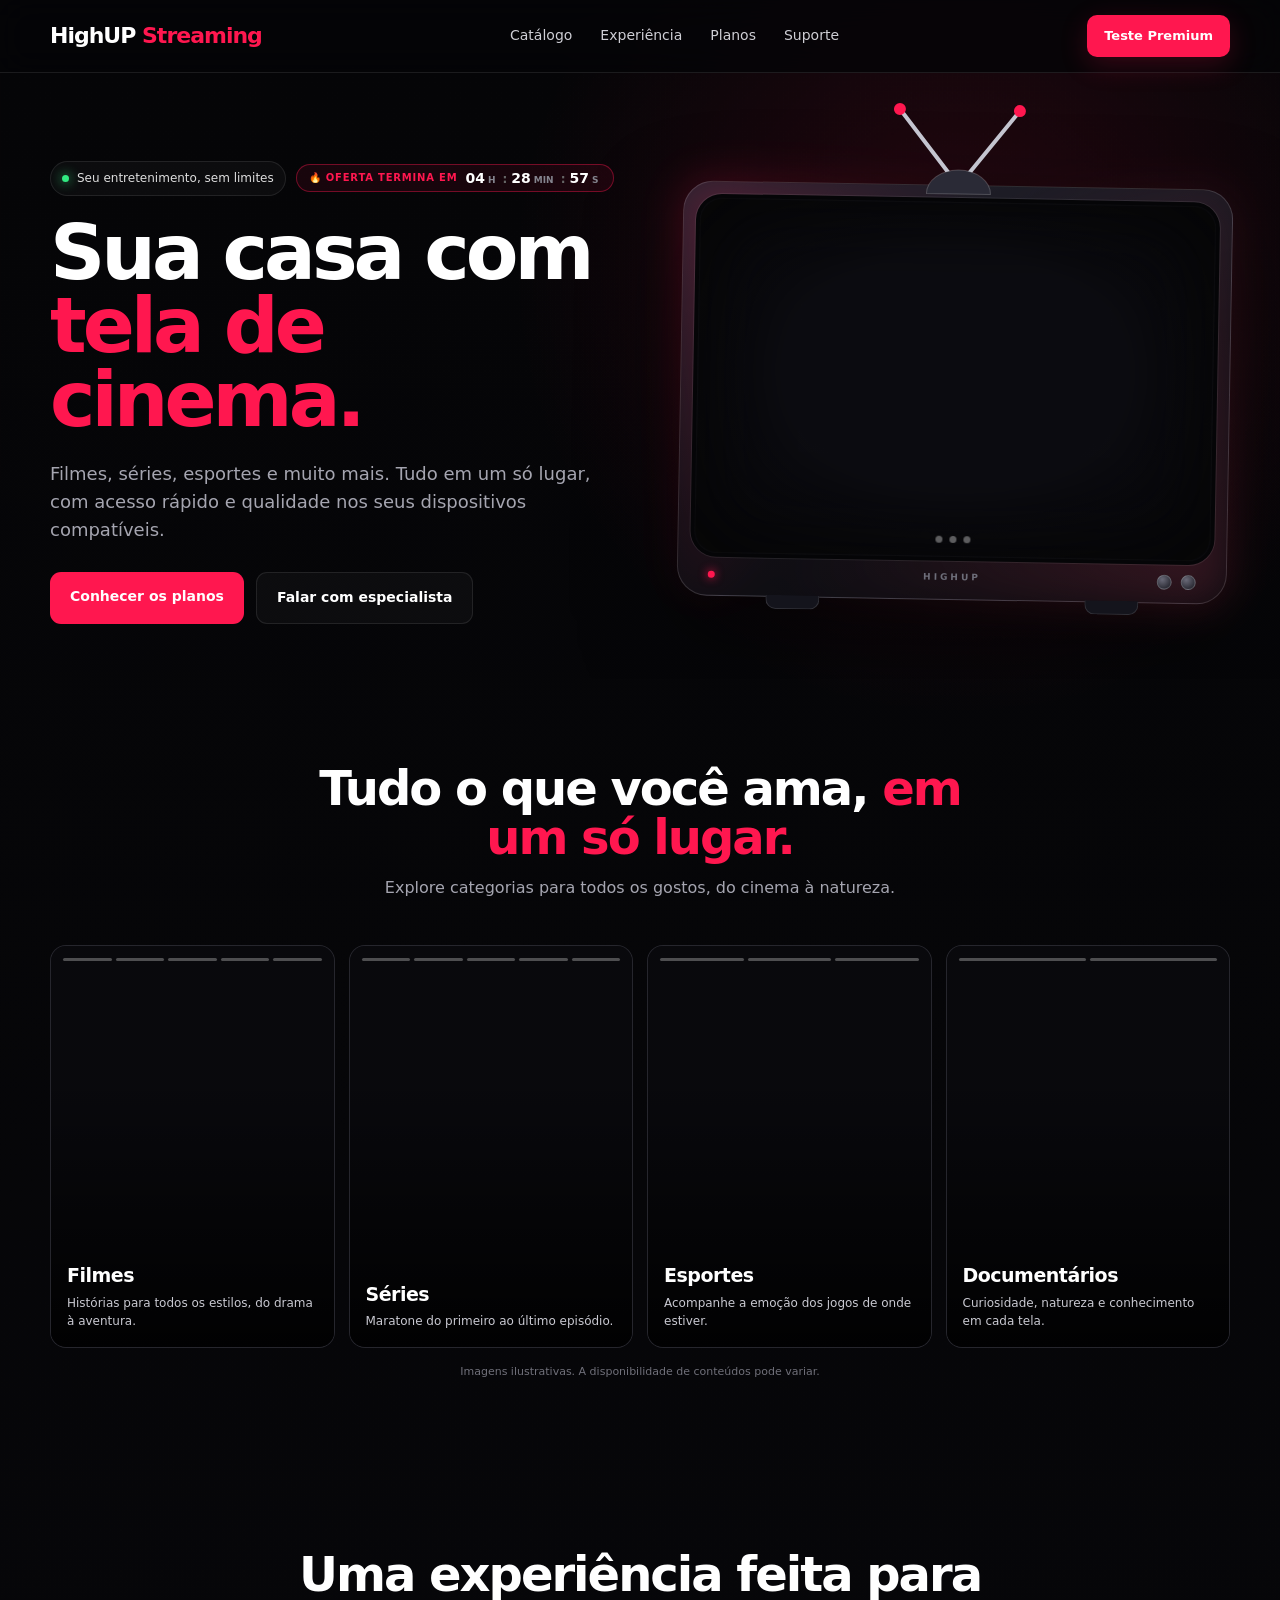
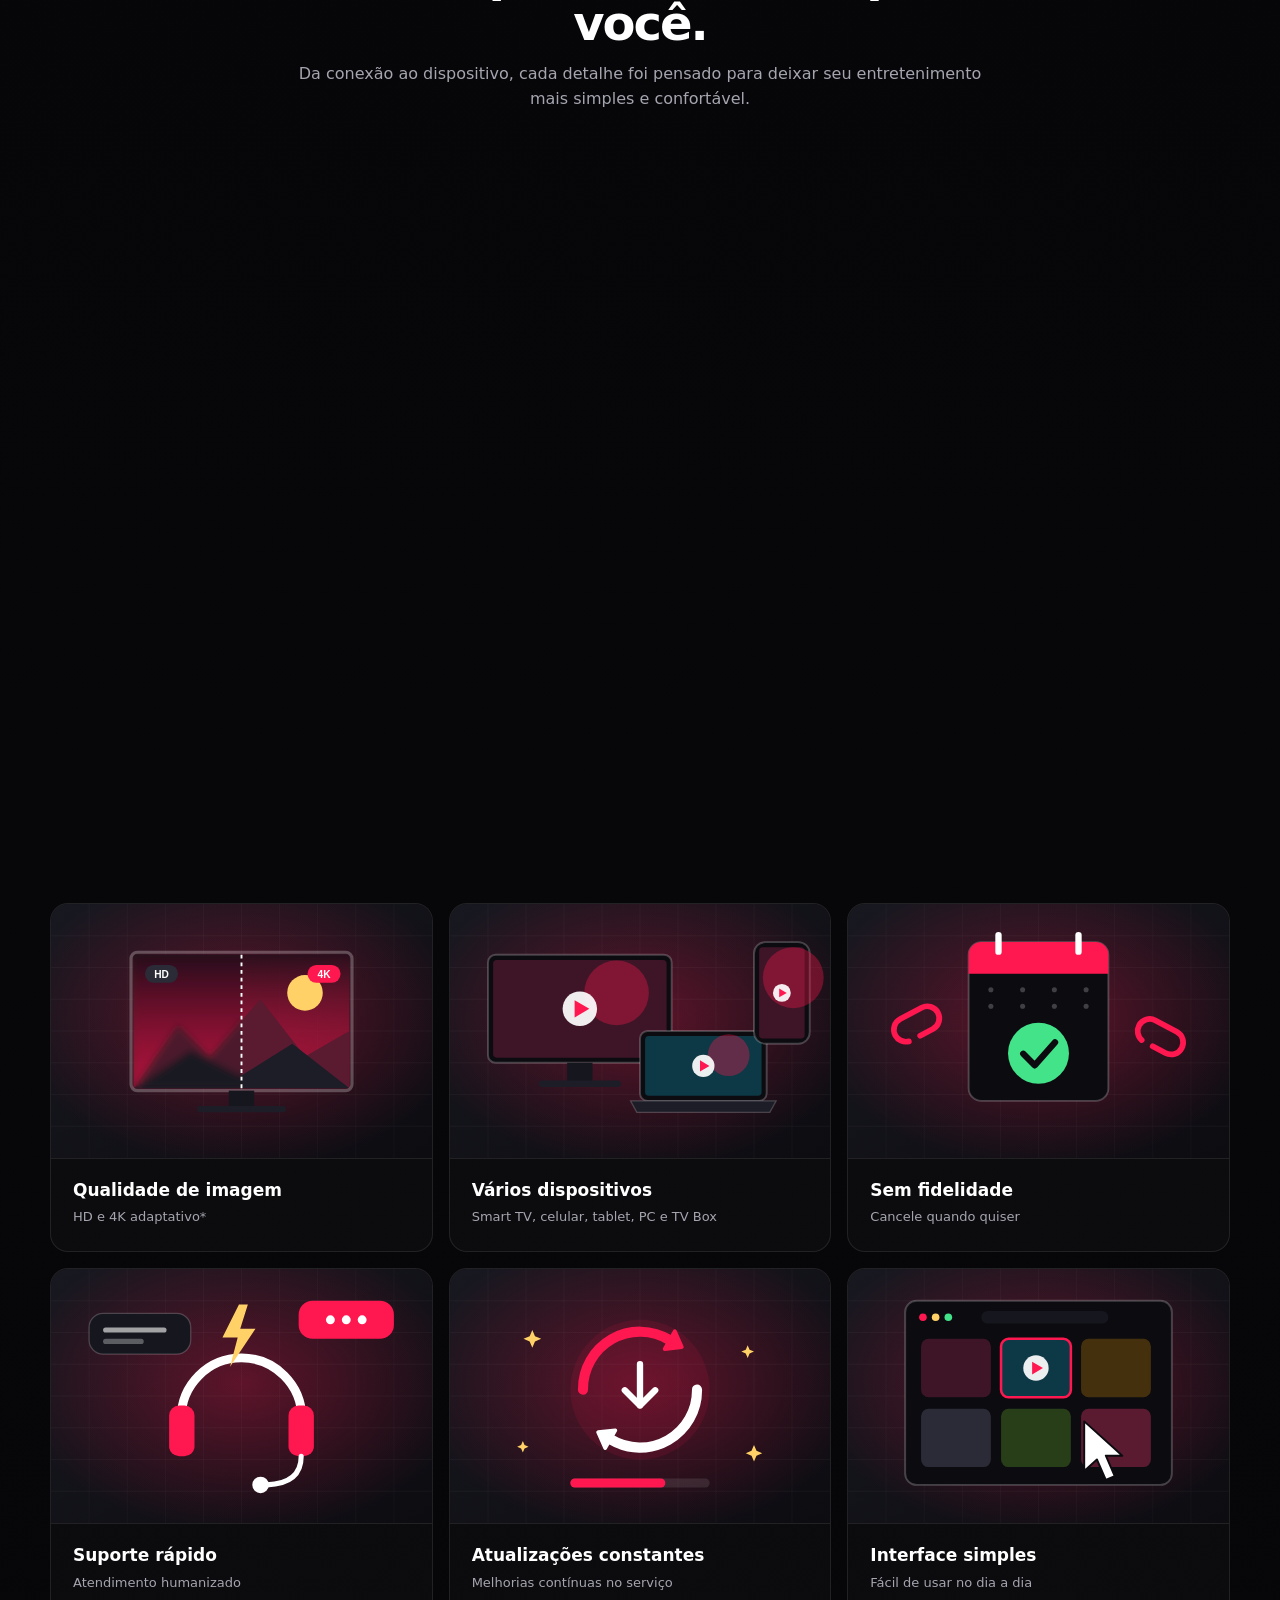
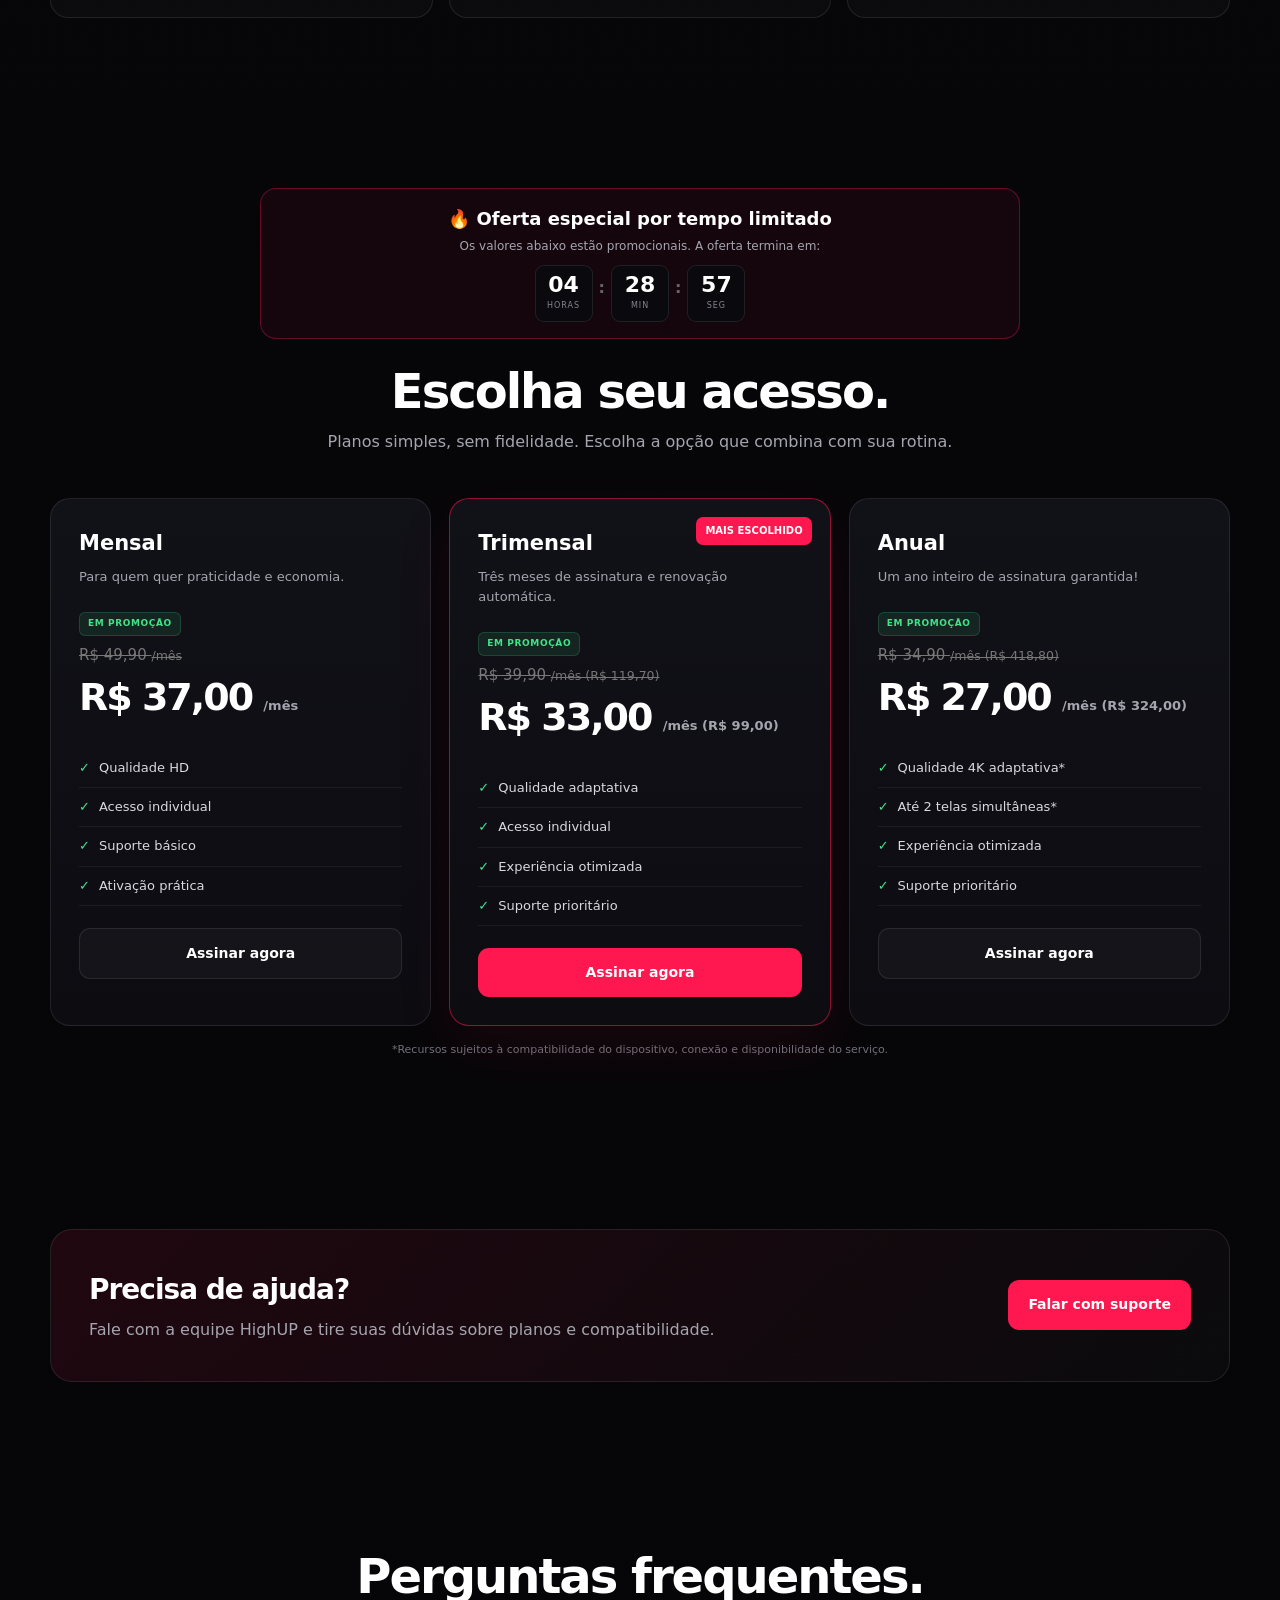
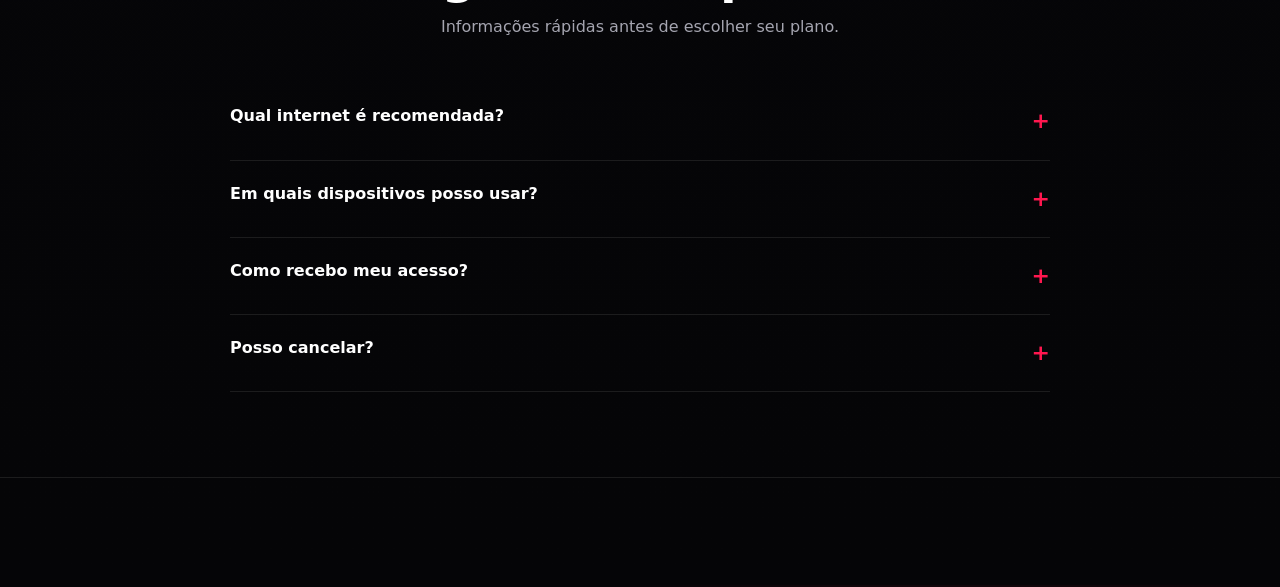
<file: esse é oficial.html>
<!DOCTYPE html>
<html lang="pt-BR">
<head>
  <meta charset="UTF-8">
  <script>document.documentElement.classList.add("js")</script>
  <meta name="viewport" content="width=device-width, initial-scale=1.0">
  <meta name="description" content="HighUP Streaming — entretenimento premium com acesso rápido e compatível com seus dispositivos.">
  <title>HighUP Streaming | Sua Casa com Tela de Cinema</title>
  <style>
    :root{
      --bg:#050507;
      --bg2:#0b0b10;
      --card:#111118;
      --card2:#16161f;
      --text:#fff;
      --muted:#a5a5b0;
      --line:rgba(255,255,255,.09);
      --accent:#ff174f;
      --accent2:#ff4d72;
      --max:1180px;
    }
    *{box-sizing:border-box;margin:0;padding:0}
    html{scroll-behavior:smooth}
    body{
      font-family:Inter,ui-sans-serif,system-ui,-apple-system,BlinkMacSystemFont,"Segoe UI",sans-serif;
      color:var(--text);background:
      radial-gradient(circle at 75% 5%,rgba(255,23,79,.13),transparent 28rem),
      linear-gradient(180deg,#050507 0%,#07070a 45%,#050507 100%);
      line-height:1.55;
    }
    a{text-decoration:none;color:inherit}
    .container{width:min(var(--max),calc(100% - 36px));margin:auto}
    header{
      position:sticky;top:0;z-index:20;
      backdrop-filter:blur(16px);
      background:rgba(5,5,7,.78);
      border-bottom:1px solid var(--line);
    }
    nav{height:72px;display:flex;align-items:center;justify-content:space-between;gap:24px}
    .brand{font-weight:900;letter-spacing:-1px;font-size:22px}
    .brand span{color:var(--accent)}
    .navlinks{display:flex;gap:28px;color:#cfcfd5;font-size:14px}
    .navlinks a:hover{color:#fff}
    .nav-cta{
      background:var(--accent);padding:11px 17px;border-radius:10px;
      font-weight:800;font-size:13px;box-shadow:0 8px 28px rgba(255,23,79,.2)
    }

    .hero{padding:88px 0 55px;overflow:hidden}
    .hero-grid{display:grid;grid-template-columns:1.03fr .97fr;align-items:center;gap:45px}
    .eyebrow{
      display:inline-flex;align-items:center;gap:8px;padding:7px 11px;border:1px solid var(--line);
      border-radius:999px;color:#ddd;font-size:12px;background:rgba(255,255,255,.03);margin-bottom:20px
    }
    .dot{width:7px;height:7px;border-radius:50%;background:#31e981;box-shadow:0 0 12px #31e981}
    h1{font-size:clamp(46px,6vw,78px);line-height:.96;letter-spacing:-4px;max-width:720px}
    h1 em{font-style:normal;color:var(--accent)}
    .hero p{margin:23px 0 29px;color:var(--muted);font-size:18px;max-width:600px}
    .buttons{display:flex;gap:12px;flex-wrap:wrap}
    .btn{padding:14px 20px;border-radius:11px;font-weight:800;font-size:14px}
    .btn-primary{background:var(--accent)}
    .btn-secondary{border:1px solid var(--line);background:rgba(255,255,255,.03)}
    .visual{
      min-height:390px;border:1px solid var(--line);border-radius:25px;padding:16px;
      background:linear-gradient(145deg,#181820,#0c0c11);box-shadow:0 35px 90px rgba(0,0,0,.5);
      transform:rotate(1deg)
    }
    .screen{height:100%;min-height:355px;border-radius:18px;overflow:hidden;position:relative;
      background:
        linear-gradient(180deg,transparent 35%,rgba(0,0,0,.85)),
        radial-gradient(circle at 70% 35%,#893247 0,#29101b 35%,#09090d 72%);
    }
    .hero-image{width:100%;height:100%;min-height:355px;object-fit:cover;border-radius:18px;display:block}
    .poster-art img{width:100%;height:100%;object-fit:cover;display:block;filter:saturate(.95)}
    .screen-content{position:absolute;left:25px;right:25px;bottom:24px}
    .screen-label{font-size:11px;color:#ddd;text-transform:uppercase;letter-spacing:2px}
    .screen-title{font-size:35px;font-weight:900;letter-spacing:-1px;margin:3px 0}
    .screen-copy{font-size:12px;color:#bbb;max-width:300px}


    /* ===== ANIMAÇÃO DO VISUAL ===== */
    /* Ciclo total = 18s (3 slides x 6s). Para 4 slides: use 24s e delays 0/6/12/18s, e ajuste os keyframes (veja % abaixo). */
    .visual{animation:float 7s ease-in-out infinite alternate;position:relative}
    .visual:before{content:"";position:absolute;inset:-2px;border-radius:27px;z-index:-1;
      background:linear-gradient(120deg,rgba(255,23,79,.55),transparent 40%,rgba(255,77,114,.4));filter:blur(22px);opacity:.45;animation:glow 4s ease-in-out infinite alternate}
    .slides{position:relative;height:100%;min-height:355px;border-radius:18px;overflow:hidden;background:#0b0b10}
    .slide{position:absolute;inset:0;width:100%;height:100%;object-fit:cover;display:block;opacity:0;
      animation:slidefade 18s infinite,slidezoom 18s infinite;will-change:opacity,transform}
    .slide:nth-of-type(2){animation-delay:6s}
    .slide:nth-of-type(3){animation-delay:12s}
    .slides:after{content:"";position:absolute;inset:0;pointer-events:none;
      background:linear-gradient(105deg,transparent 40%,rgba(255,255,255,.12) 50%,transparent 60%);
      transform:translateX(-120%);animation:shine 6s ease-in-out infinite}
    .slide-dots{position:absolute;left:0;right:0;bottom:14px;display:flex;justify-content:center;gap:7px;z-index:3}
    .slide-dots i{width:7px;height:7px;border-radius:50%;background:rgba(255,255,255,.35);animation:dot 18s infinite}
    .slide-dots i:nth-child(2){animation-delay:6s}
    .slide-dots i:nth-child(3){animation-delay:12s}
    /* uma imagem só */
    .slides.solo .slide{opacity:1;animation:slidesolo 14s ease-in-out infinite alternate}
    .slides.solo .slide-dots{display:none}
    @keyframes slidefade{0%{opacity:0}6%{opacity:1}33%{opacity:1}39%{opacity:0}100%{opacity:0}}
    @keyframes slidezoom{0%{transform:scale(1.02) translate(0,0)}39%{transform:scale(1.14) translate(-2%,-1.5%)}100%{transform:scale(1.14) translate(-2%,-1.5%)}}
    @keyframes slidesolo{from{transform:scale(1.02) translate(0,0)}to{transform:scale(1.14) translate(-2%,-1.5%)}}
    @keyframes dot{0%{background:rgba(255,255,255,.35)}6%,33%{background:var(--accent)}39%,100%{background:rgba(255,255,255,.35)}}
    @keyframes shine{0%,55%{transform:translateX(-120%)}100%{transform:translateX(120%)}}
    @keyframes float{from{transform:translateY(0) rotate(1deg)}to{transform:translateY(-12px) rotate(.4deg)}}
    @keyframes glow{from{opacity:.3}to{opacity:.65}}
    @media(prefers-reduced-motion:reduce){
      .visual,.visual:before,.slides:after,.slide,.slide-dots i{animation:none!important}
      .slide:first-of-type{opacity:1}
    }
    .poster-row{display:flex;gap:10px;overflow:hidden;padding:25px 0 5px}
    .poster{
      min-width:145px;height:205px;border-radius:13px;border:1px solid var(--line);
      background:linear-gradient(145deg,#292933,#0d0d12);position:relative;overflow:hidden
    }
    .poster:nth-child(2){background:linear-gradient(145deg,#45300e,#12100b)}
    .poster:nth-child(3){background:linear-gradient(145deg,#0d3845,#090d12)}
    .poster:nth-child(4){background:linear-gradient(145deg,#3e1527,#0d0b10)}
    .poster:nth-child(5){background:linear-gradient(145deg,#273e18,#090d0a)}
    .poster span{position:absolute;left:13px;bottom:12px;font-weight:900;font-size:14px}

    section{padding:85px 0}
    .section-head{text-align:center;max-width:700px;margin:0 auto 44px}
    .section-head h2{font-size:clamp(31px,4vw,48px);line-height:1.02;letter-spacing:-2px}
    .section-head p{color:var(--muted);margin-top:14px}
    .features{display:grid;grid-template-columns:repeat(3,1fr);gap:16px}
    .feature{
      padding:28px;border:1px solid var(--line);border-radius:18px;background:rgba(255,255,255,.025)
    }
    .feature-img{width:100%;height:auto;display:block;border-radius:12px;margin-bottom:20px;border:1px solid var(--line)}
    .feature h3{font-size:18px;margin-bottom:9px}
    .feature p{color:var(--muted);font-size:14px}

    .plans{display:grid;grid-template-columns:repeat(3,1fr);gap:18px;align-items:stretch}
    .plan{
      border:1px solid var(--line);background:linear-gradient(180deg,#111118,#0c0c11);
      border-radius:20px;padding:28px;position:relative
    }
    .plan.featured{border-color:rgba(255,23,79,.55);box-shadow:0 20px 60px rgba(255,23,79,.08)}
    .tag{position:absolute;right:18px;top:18px;background:var(--accent);font-size:10px;font-weight:900;padding:6px 9px;border-radius:7px}
    .plan h3{font-size:21px}
    .plan .desc{color:var(--muted);font-size:13px;margin:7px 0 22px}
    .price{font-size:38px;font-weight:900;letter-spacing:-2px}
    .price small{font-size:13px;color:var(--muted);letter-spacing:0}
    .plan ul{list-style:none;margin:22px 0}
    .plan li{padding:9px 0;border-bottom:1px solid rgba(255,255,255,.06);font-size:13px;color:#d9d9df}
    .plan li::before{content:"✓";color:#43e38a;font-weight:900;margin-right:9px}
    .plan .btn{display:block;text-align:center}

    .catalog-grid{display:grid;grid-template-columns:repeat(4,1fr);gap:14px}
    .cat-card{position:relative;border-radius:16px;overflow:hidden;border:1px solid var(--line);aspect-ratio:600/850;background:var(--card)}
    .cat-slides{position:absolute;inset:0;overflow:hidden;background:#09090d}
    .cat-slide{position:absolute;inset:0;width:100%;height:100%;object-fit:cover;opacity:0;transform:scale(1.04);animation:catfade 15s infinite ease-in-out}
    .cat-slide:nth-child(1){animation-delay:0s}.cat-slide:nth-child(2){animation-delay:3s}.cat-slide:nth-child(3){animation-delay:6s}.cat-slide:nth-child(4){animation-delay:9s}.cat-slide:nth-child(5){animation-delay:12s}
    .cat-card[data-slides="3"] .cat-slide{animation-duration:9s}.cat-card[data-slides="3"] .cat-slide:nth-child(1){animation-delay:0s}.cat-card[data-slides="3"] .cat-slide:nth-child(2){animation-delay:3s}.cat-card[data-slides="3"] .cat-slide:nth-child(3){animation-delay:6s}
    .cat-card[data-slides="2"] .cat-slide{animation-duration:6s}.cat-card[data-slides="2"] .cat-slide:nth-child(1){animation-delay:0s}.cat-card[data-slides="2"] .cat-slide:nth-child(2){animation-delay:3s}
    @keyframes catfade{0%,7%{opacity:0;transform:scale(1.04)}14%,45%{opacity:1;transform:scale(1.1)}53%,100%{opacity:0;transform:scale(1.14)}}
    .cat-slides:after{content:"";position:absolute;inset:0;background:linear-gradient(180deg,rgba(0,0,0,.04) 35%,rgba(0,0,0,.88));pointer-events:none}
    .cat-dots{position:absolute;top:12px;left:12px;right:12px;display:flex;gap:4px;z-index:4}.cat-dots i{height:3px;flex:1;border-radius:9px;background:rgba(255,255,255,.28)}
    .cat-info{z-index:5}
    .cat-card img{width:100%;height:100%;object-fit:cover;display:block;transition:transform .4s}
    .cat-card:hover img{transform:scale(1.05)}
    .cat-info{position:absolute;left:16px;right:16px;bottom:16px}
    .cat-info h3{font-size:19px;letter-spacing:-.5px}
    .cat-info p{font-size:12px;color:#c9c9d1;margin-top:3px}
    .benefits{display:grid;grid-template-columns:repeat(3,1fr);gap:16px}
    .benefit{display:flex;flex-direction:column;border:1px solid var(--line);border-radius:18px;background:rgba(255,255,255,.025);overflow:hidden}
    .benefit img{width:100%;height:auto;display:block;border-bottom:1px solid var(--line)}
    .benefit div{padding:18px 22px 24px}
    .benefit h3{font-size:17px;margin-bottom:4px}
    .benefit p{color:var(--muted);font-size:13px}
    .faq{max-width:820px;margin:auto}
    details{border-bottom:1px solid var(--line);padding:21px 0}
    summary{cursor:pointer;font-weight:800;list-style:none;display:flex;justify-content:space-between}
    summary::-webkit-details-marker{display:none}
    summary::after{content:"+";color:var(--accent);font-size:22px}
    details[open] summary::after{content:"−"}
    details p{color:var(--muted);font-size:14px;padding:13px 30px 0 0}

    .support{
      border:1px solid var(--line);border-radius:22px;padding:38px;
      background:linear-gradient(135deg,rgba(255,23,79,.11),rgba(255,255,255,.025));
      display:flex;align-items:center;justify-content:space-between;gap:25px
    }
    .support h2{font-size:28px;letter-spacing:-1px}
    .support p{color:var(--muted);margin-top:7px}
    footer{border-top:1px solid var(--line);padding:32px 0;color:#85858f;font-size:12px}
    .footer-row{display:flex;justify-content:space-between;gap:20px}
    .footer-brand{font-weight:900;color:#ddd;font-size:16px}

    @media(max-width:850px){
      .navlinks{display:none}
      .hero-grid{grid-template-columns:1fr}
      .visual{transform:none;animation:none}
      .features,.plans{grid-template-columns:1fr}
      .benefits{grid-template-columns:repeat(2,1fr)}
      .catalog-grid{grid-template-columns:repeat(3,1fr)}
      .support,.footer-row{flex-direction:column;align-items:flex-start}
      h1{letter-spacing:-2.5px}
    }
    @media(max-width:520px){
      .container{width:min(var(--max),calc(100% - 24px))}
      .hero{padding-top:58px}
      .visual{min-height:300px}
      .screen{min-height:268px}
      .catalog-grid{grid-template-columns:repeat(2,1fr)}
      .benefits{gap:12px}
      .benefit{border-radius:14px}
      .benefit div{padding:12px 14px 16px}
      .benefit h3{font-size:14px}
      .benefit p{font-size:11.5px}
      section{padding:65px 0}
    }

    /* ===== VINHETA NO VISUAL =====
       Ajuste a força: troque .55 / .95 (opacidade das bordas) e 70px / 18px (largura do esfumado). */
    .slides:before{content:"";position:absolute;inset:0;z-index:2;pointer-events:none;border-radius:inherit;
      background:radial-gradient(ellipse at 50% 48%,transparent 46%,rgba(5,5,7,.55) 76%,rgba(5,5,7,.95) 100%);
      box-shadow:inset 0 0 70px 18px rgba(5,5,7,.9),inset 0 0 0 1px rgba(255,255,255,.06)}
    .slides:after{z-index:2}

    /* ===== ANIMAÇÕES AO ROLAR A PÁGINA ===== */
    .scroll-progress{position:fixed;top:0;left:0;width:100%;height:3px;z-index:50;transform-origin:0 50%;transform:scaleX(0);
      background:linear-gradient(90deg,var(--accent),var(--accent2));pointer-events:none}
    header{transition:background .3s,box-shadow .3s}
    nav{transition:height .3s}
    header.scrolled{background:rgba(5,5,7,.94);box-shadow:0 10px 30px rgba(0,0,0,.35)}
    header.scrolled nav{height:60px}
    .js .reveal{opacity:0;transform:translate3d(0,34px,0);
      transition:opacity .9s cubic-bezier(.2,.7,.2,1) var(--d,0s),transform .9s cubic-bezier(.2,.7,.2,1) var(--d,0s)}
    .js .reveal.r-left{transform:translate3d(-42px,0,0)}
    .js .reveal.r-right{transform:translate3d(42px,0,0)}
    .js .reveal.r-zoom{transform:scale(.92)}
    .js .reveal.in{opacity:1;transform:none}
    .js .reveal.done{transition:transform .3s ease,border-color .3s ease,box-shadow .3s ease}
    .js .reveal.done.lift:hover{transform:translateY(-6px)}
    .feature.lift:hover,.benefit.lift:hover,.plan.lift:hover{border-color:rgba(255,23,79,.45)}
    @media(prefers-reduced-motion:reduce){
      .js .reveal{opacity:1;transform:none;transition:none}
      .scroll-progress{display:none}
      .cat-slide{animation:none!important}.cat-slide:first-child{opacity:1;transform:none}
    }


    /* ===== OFERTA COMPACTA (ao lado do "Seu entretenimento, sem limites") ===== */
    .hero-top{display:flex;align-items:center;flex-wrap:wrap;gap:10px;margin-bottom:20px}
    .hero-top .eyebrow{margin-bottom:0}
    .mini-promo{display:inline-flex;align-items:center;gap:8px;padding:6px 12px;border-radius:999px;
      border:1px solid rgba(255,23,79,.4);background:rgba(255,23,79,.08);font-size:12px;line-height:1}
    .mini-promo-label{color:var(--accent);font-size:10px;font-weight:900;letter-spacing:.8px;text-transform:uppercase;white-space:nowrap}
    .mini-promo-clock{display:inline-flex;align-items:baseline;gap:3px;font-variant-numeric:tabular-nums;font-weight:900;color:#fff}
    .mini-promo-clock b{font-size:14px}
    .mini-promo-clock small{font-size:9px;color:#85858f;font-weight:700;text-transform:uppercase;margin-right:3px}
    .mini-promo-clock i{font-style:normal;color:#666;margin:0 1px}
    @media(max-width:520px){
      .hero-top{gap:8px}
      .mini-promo{padding:6px 10px}
    }

    /* ===== PROMOÇÃO DOS PLANOS ===== */
    .promo-banner{margin:0 auto 28px;max-width:760px;text-align:center;border:1px solid rgba(255,23,79,.35);background:rgba(255,23,79,.06);border-radius:16px;padding:16px 20px}
    .promo-banner strong{display:block;font-size:18px;color:#fff;margin-bottom:4px}
    .promo-banner p{color:var(--muted);font-size:12px}
    .promo-countdown{display:flex;justify-content:center;align-items:center;gap:6px;margin-top:10px}
    .promo-time{min-width:58px;padding:8px 7px;border-radius:9px;background:#0a0a0e;border:1px solid var(--line)}
    .promo-time b{display:block;font-size:22px;line-height:1;font-variant-numeric:tabular-nums}
    .promo-time span{display:block;color:#85858f;font-size:8px;text-transform:uppercase;margin-top:4px;letter-spacing:1px}
    .promo-sep{font-weight:900;color:#666;transform:translateY(-5px)}
    .old-price{color:#777;font-size:15px;text-decoration:line-through;margin-bottom:1px}
    .price.promo-active{margin-top:0}
    .promo-label{display:inline-block;background:rgba(67,227,138,.1);color:#43e38a;border:1px solid rgba(67,227,138,.18);padding:4px 8px;border-radius:6px;font-size:9px;font-weight:900;letter-spacing:.6px;margin-bottom:8px}

    /* ===== VISUAL EM FORMATO DE TV COM ANTENAS ===== */
    .visual{padding:16px 16px 42px;border-radius:30px;border:1px solid rgba(255,255,255,.14);
      background:linear-gradient(160deg,#23232e,#101016 55%,#0a0a0e)}
    .visual .slides{border-radius:22px;box-shadow:0 0 0 4px #050507,0 0 0 5px rgba(255,255,255,.08)}
    .tv-antenna{position:absolute;left:50%;top:-84px;width:200px;height:90px;transform:translateX(-50%);pointer-events:none;z-index:-1}
    .tv-antenna svg{width:100%;height:100%;display:block;overflow:visible}
    .tv-controls{position:absolute;left:30px;right:30px;bottom:12px;height:18px;display:flex;align-items:center;justify-content:flex-end;gap:9px}
    .tv-led{width:7px;height:7px;border-radius:50%;margin-right:auto;background:var(--accent);box-shadow:0 0 10px var(--accent);animation:tvled 2.4s ease-in-out infinite}
    .tv-knob{width:15px;height:15px;border-radius:50%;border:1px solid rgba(255,255,255,.2);
      background:radial-gradient(circle at 35% 30%,#6a6a78,#17171f)}
    .tv-brand{position:absolute;left:50%;transform:translateX(-50%);font-size:9px;font-weight:900;letter-spacing:3px;color:#6d6d79;text-transform:uppercase}
    .tv-feet{position:absolute;left:0;right:0;bottom:-13px;display:flex;justify-content:space-between;padding:0 16%;pointer-events:none}
    .tv-feet i{width:54px;height:14px;background:#14141c;border:1px solid rgba(255,255,255,.12);border-top:none;border-radius:0 0 10px 10px}
    @keyframes tvled{0%,100%{opacity:1}50%{opacity:.35}}
    @media(max-width:850px){.visual{margin-top:64px}}
    @media(max-width:520px){.tv-antenna{width:160px;height:72px;top:-68px}.visual{margin-top:56px}}
    @media(prefers-reduced-motion:reduce){.tv-led{animation:none}}
  </style>
</head>
<body>

<div class="scroll-progress" aria-hidden="true"></div>

<header>
  <div class="container">
    <nav>
      <a href="#" class="brand">HighUP <span>Streaming</span></a>
      <div class="navlinks">
        <a href="#catalogo">Catálogo</a>
        <a href="#experiencia">Experiência</a>
        <a href="#planos">Planos</a>
        <a href="#faq">Suporte</a>
      </div>
      <a href="https://wa.me/5588997203790?text=Ol%C3%A1%2C%20gostaria%20de%20assinar%20o%20servi%C3%A7o%20HighUp.%20Como%20posso%20prosseguir%3F" class="nav-cta" target="_blank" rel="noopener">Teste Premium</a>
    </nav>
  </div>
</header>

<main>
  <section class="hero">
    <div class="container hero-grid">
      <div>
        <div class="hero-top">
          <div class="eyebrow"><span class="dot"></span> Seu entretenimento, sem limites</div>
          <div class="mini-promo" role="timer" aria-label="Tempo restante da promoção">
            <span class="mini-promo-label">🔥 Oferta termina em</span>
            <span class="mini-promo-clock"><b id="topPromoHours">04</b><small>h</small><i>:</i><b id="topPromoMinutes">29</b><small>min</small><i>:</i><b id="topPromoSeconds">00</b><small>s</small></span>
          </div>
        </div>
        <h1>Sua casa com <em>tela de cinema.</em></h1>
        <p>Filmes, séries, esportes e muito mais. Tudo em um só lugar, com acesso rápido e qualidade nos seus dispositivos compatíveis.</p>
        <div class="buttons">
          <a class="btn btn-primary" href="#planos">Conhecer os planos</a>
          <a class="btn btn-secondary" href="https://wa.me/5588997203790?text=Ol%C3%A1%2C%20gostaria%20de%20assinar%20o%20servi%C3%A7o%20HighUp.
          %20Como%20posso%20prosseguir%3F" target="_blank" rel="noopener">Falar com especialista</a>
        </div>
      </div>
      <div class="visual">
        <!-- VISUAL ANIMADO
             • Para TROCAR as imagens: altere o src de cada <img class="slide"> abaixo.
             • Para usar UMA imagem só (com zoom suave): adicione a classe "solo" em <div class="slides"> e apague as outras duas <img>.
             • Para ter mais slides: copie uma <img class="slide"> e ajuste o tempo no CSS (veja "ANIMAÇÃO DO VISUAL"). -->
        <div class="tv-antenna" aria-hidden="true">
          <svg viewBox="0 0 200 90" fill="none" stroke-linecap="round">
            <line x1="100" y1="84" x2="40" y2="8" stroke="#c4c5d0" stroke-width="4"/>
            <line x1="100" y1="84" x2="160" y2="8" stroke="#c4c5d0" stroke-width="4"/>
            <circle cx="40" cy="8" r="6" fill="#ff174f"/>
            <circle cx="160" cy="8" r="6" fill="#ff174f"/>
            <path d="M68 92A32 24 0 0 1 132 92Z" fill="#2a2a36" stroke="rgba(255,255,255,.2)"/>
          </svg>
        </div>
        <div class="slides">
          <img class="slide" src="imagens_highup/highup-visual.jpg" alt="HighUP Streaming — entretenimento em múltiplos dispositivos">
          <img class="slide" src="imagens_highup/highup-visual2.jpg" alt="Filmes">
          <img class="slide" src="imagens_highup/highup-visual3.png" alt="Esportes">
          <div class="slide-dots" aria-hidden="true"><i></i><i></i><i></i></div>
        </div>
        <div class="tv-controls" aria-hidden="true"><i class="tv-led"></i><span class="tv-brand">HighUP</span><span class="tv-knob"></span><span class="tv-knob"></span></div>
        <div class="tv-feet" aria-hidden="true"><i></i><i></i></div>
      </div>
    </div>

  </section>

  <section id="catalogo">
    <div class="container">
      <div class="section-head">
        <h2>Tudo o que você ama, <span style="color:var(--accent)">em um só lugar.</span></h2>
        <p>Explore categorias para todos os gostos, do cinema à natureza.</p>
      </div>
      <div class="catalog-grid">
        <article class="cat-card" data-slides="5">
          <div class="cat-slides" aria-label="Carrossel de Filmes">
            <img class="cat-slide" src="imagens_highup/filmes-1.jpg" alt="" loading="lazy">
            <img class="cat-slide" src="imagens_highup/filmes-2.jpg" alt="" loading="lazy">
            <img class="cat-slide" src="imagens_highup/filmes-3.jpg" alt="" loading="lazy">
            <img class="cat-slide" src="imagens_highup/filmes-4.jpg" alt="" loading="lazy">
            <img class="cat-slide" src="imagens_highup/filmes-5.jpg" alt="" loading="lazy">
            <div class="cat-dots" aria-hidden="true"><i></i><i></i><i></i><i></i><i></i></div>
          </div>
          <div class="cat-info"><h3>Filmes</h3><p>Histórias para todos os estilos, do drama à aventura.</p></div>
        </article>
        <article class="cat-card" data-slides="5">
          <div class="cat-slides" aria-label="Carrossel de Séries">
            <img class="cat-slide" src="imagens_highup/series-1.jpg" alt="" loading="lazy">
            <img class="cat-slide" src="imagens_highup/series-2.jpg" alt="" loading="lazy">
            <img class="cat-slide" src="imagens_highup/series-3.jpg" alt="" loading="lazy">
            <img class="cat-slide" src="imagens_highup/series-4.jpg" alt="" loading="lazy">
            <img class="cat-slide" src="imagens_highup/series-5.jpg" alt="" loading="lazy">
            <div class="cat-dots" aria-hidden="true"><i></i><i></i><i></i><i></i><i></i></div>
          </div>
          <div class="cat-info"><h3>Séries</h3><p>Maratone do primeiro ao último episódio.</p></div>
        </article>
        <article class="cat-card" data-slides="3">
          <div class="cat-slides" aria-label="Carrossel de Esportes">
            <img class="cat-slide" src="imagens_highup/esportes-1.jpg" alt="" loading="lazy">
            <img class="cat-slide" src="imagens_highup/esportes-2.jpg" alt="" loading="lazy">
            <img class="cat-slide" src="imagens_highup/esportes-3.jpg" alt="" loading="lazy">
            <div class="cat-dots" aria-hidden="true"><i></i><i></i><i></i></div>
          </div>
          <div class="cat-info"><h3>Esportes</h3><p>Acompanhe a emoção dos jogos de onde estiver.</p></div>
        </article>
        <article class="cat-card" data-slides="2">
          <div class="cat-slides" aria-label="Carrossel de Documentários">
            <img class="cat-slide" src="imagens_highup/documentarios-1.jpg" alt="" loading="lazy">
            <img class="cat-slide" src="imagens_highup/documentarios-2.png" alt="" loading="lazy">
            <div class="cat-dots" aria-hidden="true"><i></i><i></i></div>
          </div>
          <div class="cat-info"><h3>Documentários</h3><p>Curiosidade, natureza e conhecimento em cada tela.</p></div>
        </article>
      </div>
      <p style="color:#70707a;font-size:11px;text-align:center;margin-top:15px">Imagens ilustrativas. A disponibilidade de conteúdos pode variar.</p>
    </div>
  </section>

  <section id="experiencia">
    <div class="container">
      <div class="section-head">
        <h2>Uma experiência feita para você.</h2>
        <p>Da conexão ao dispositivo, cada detalhe foi pensado para deixar seu entretenimento mais simples e confortável.</p>
      </div>
      <div class="features">
        <article class="feature">
          <img class="feature-img" src="imagens_highup/feature-acesso-rapido.svg" alt="Acesso rápido" loading="lazy">
          <h3>Acesso rápido</h3>
          <p>Tenha seus dados de acesso de forma prática e aproveite o serviço sem complicação.</p>
        </article>
        <article class="feature">
          <img class="feature-img" src="imagens_highup/feature-alta-qualidade.svg" alt="Alta qualidade" loading="lazy">
          <h3>Alta qualidade</h3>
          <p>Experiência visual preparada para telas modernas, com qualidade adaptada à sua conexão.</p>
        </article>
        <article class="feature">
          <img class="feature-img" src="imagens_highup/feature-compatibilidade.svg" alt="Compatibilidade" loading="lazy">
          <h3>Compatibilidade</h3>
          <p>Use em dispositivos compatíveis como Smart TVs, smartphones, tablets, computadores e TV Box.</p>
        </article>
      </div>
    </div>
  </section>

  <section id="vantagens">
    <div class="container">
      <div class="section-head">
        <h2>Vantagens que <span style="color:var(--accent)">fazem a diferença.</span></h2>
        <p>Por que escolher a HighUP.</p>
      </div>
      <div class="benefits">
        <div class="benefit"><img src="imagens_highup/vantagem-qualidade.svg" alt="Qualidade de imagem" loading="lazy"><div><h3>Qualidade de imagem</h3><p>HD e 4K adaptativo*</p></div></div>
        <div class="benefit"><img src="imagens_highup/vantagem-dispositivos.svg" alt="Vários dispositivos" loading="lazy"><div><h3>Vários dispositivos</h3><p>Smart TV, celular, tablet, PC e TV Box</p></div></div>
        <div class="benefit"><img src="imagens_highup/vantagem-sem-fidelidade.svg" alt="Sem fidelidade" loading="lazy"><div><h3>Sem fidelidade</h3><p>Cancele quando quiser</p></div></div>
        <div class="benefit"><img src="imagens_highup/vantagem-suporte.svg" alt="Suporte rápido" loading="lazy"><div><h3>Suporte rápido</h3><p>Atendimento humanizado</p></div></div>
        <div class="benefit"><img src="imagens_highup/vantagem-atualizacoes.svg" alt="Atualizações constantes" loading="lazy"><div><h3>Atualizações constantes</h3><p>Melhorias contínuas no serviço</p></div></div>
        <div class="benefit"><img src="imagens_highup/vantagem-interface.svg" alt="Interface simples" loading="lazy"><div><h3>Interface simples</h3><p>Fácil de usar no dia a dia</p></div></div>
      </div>
    </div>
  </section>

  <section id="planos">
    <div class="container">
      <div class="promo-banner">
        <strong>🔥 Oferta especial por tempo limitado</strong>
        <p>Os valores abaixo estão promocionais. A oferta termina em:</p>
        <div class="promo-countdown" aria-label="Tempo restante da promoção">
          <div class="promo-time"><b id="promoHours">04</b><span>horas</span></div>
          <div class="promo-sep">:</div>
          <div class="promo-time"><b id="promoMinutes">29</b><span>min</span></div>
          <div class="promo-sep">:</div>
          <div class="promo-time"><b id="promoSeconds">00</b><span>seg</span></div>
        </div>
      </div>
      <div class="section-head">
        <h2>Escolha seu acesso.</h2>
        <p>Planos simples, sem fidelidade. Escolha a opção que combina com sua rotina.</p>
      </div>
      <div class="plans">
        <article class="plan">
          <h3>Mensal</h3>
          <p class="desc">Para quem quer praticidade e economia.</p>
          <div class="promo-label">EM PROMOÇÃO</div>
          <div class="old-price">R$ 49,90 <small>/mês</small></div>
          <div class="price promo-active">R$ 37,00 <small>/mês</small></div>
          <ul>
            <li>Qualidade HD</li>
            <li>Acesso individual</li>
            <li>Suporte básico</li>
            <li>Ativação prática</li>
          </ul>
          <a href="https://wa.me/5588997203790?text=Ol%C3%A1%2C%20gostaria%20de%20assinar%20o%20servi%C3%A7o%20HighUp.%20Como%20posso%20prosseguir%3F" class="btn btn-secondary" target="_blank" rel="noopener">Assinar agora</a>
        </article>

        <article class="plan featured">
          <div class="tag">MAIS ESCOLHIDO</div>
          <h3>Trimensal</h3>
          <p class="desc">Três meses de assinatura e renovação automática.</p>
          <div class="promo-label">EM PROMOÇÃO</div>
          <div class="old-price">R$ 39,90 <small>/mês (R$ 119,70)</small></div>
          <div class="price promo-active">R$ 33,00 <small>/mês (R$ 99,00)</small></div>
          <ul>
            <li>Qualidade adaptativa</li>
            <li>Acesso individual</li>
            <li>Experiência otimizada</li>
            <li>Suporte prioritário</li>
          </ul>
          <a href="https://wa.me/5588997203790?text=Ol%C3%A1%2C%20gostaria%20de%20assinar%20o%20servi%C3%A7o%20HighUp.%20Como%20posso%20prosseguir%3F" class="btn btn-primary" target="_blank" rel="noopener">Assinar agora</a>
        </article>

        <article class="plan">
          <h3>Anual</h3>
          <p class="desc">Um ano inteiro de assinatura garantida!</p>
          <div class="promo-label">EM PROMOÇÃO</div>
          <div class="old-price">R$ 34,90 <small>/mês (R$ 418,80)</small></div>
          <div class="price promo-active">R$ 27,00 <small>/mês (R$ 324,00)</small></div>
          <ul>
            <li>Qualidade 4K adaptativa*</li>
            <li>Até 2 telas simultâneas*</li>
            <li>Experiência otimizada</li>
            <li>Suporte prioritário</li>
          </ul>
          <a href="https://wa.me/5588997203790?text=Ol%C3%A1%2C%20gostaria%20de%20assinar%20o%20servi%C3%A7o%20HighUp.%20Como%20posso%20prosseguir%3F" class="btn btn-secondary" target="_blank" rel="noopener">Assinar agora</a>
        </article>
      </div>
      <p style="color:#70707a;font-size:11px;text-align:center;margin-top:15px">*Recursos sujeitos à compatibilidade do dispositivo, conexão e disponibilidade do serviço.</p>
    </div>
  </section>

  <section id="suporte">
    <div class="container">
      <div class="support">
        <div>
          <h2>Precisa de ajuda?</h2>
          <p>Fale com a equipe HighUP e tire suas dúvidas sobre planos e compatibilidade.</p>
        </div>
        <a href="https://wa.me/5588997203790?text=Preciso%20de%20suporte%20no%20servi%C3%A7o%20HighUp." class="btn btn-primary" target="_blank" rel="noopener">Falar com suporte</a>
      </div>
    </div>
  </section>

  <section id="faq">
    <div class="container">
      <div class="section-head">
        <h2>Perguntas frequentes.</h2>
        <p>Informações rápidas antes de escolher seu plano.</p>
      </div>
      <div class="faq">
        <details>
          <summary>Qual internet é recomendada?</summary>
          <p>Uma conexão estável é mais importante do que apenas a velocidade máxima. Para conteúdos em maior resolução, recomenda-se uma conexão de fibra ou equivalente.</p>
        </details>
        <details>
          <summary>Em quais dispositivos posso usar?</summary>
          <p>A compatibilidade depende do aplicativo ou método de acesso disponibilizado pelo serviço. Consulte o suporte para confirmar seu aparelho.</p>
        </details>
        <details>
          <summary>Como recebo meu acesso?</summary>
          <p>Após a confirmação da contratação, as instruções de acesso são enviadas pelo canal de atendimento informado no momento da compra.</p>
        </details>
        <details>
          <summary>Posso cancelar?</summary>
          <p>Consulte as condições do plano escolhido e o procedimento de cancelamento informado no momento da contratação.</p>
        </details>
      </div>
    </div>
  </section>
</main>

<footer>
  <div class="container footer-row">
    <div>
      <div class="footer-brand">HighUP Streaming</div>
      <div>Entretenimento do seu jeito.</div>
    </div>
    <div>© 2026 HighUP Streaming. Todos os direitos reservados.</div>
  </div>
</footer>


<script>
(function(){
  var h=document.getElementById('promoHours');
  var m=document.getElementById('promoMinutes');
  var sec=document.getElementById('promoSeconds');
  var th=document.getElementById('topPromoHours');
  var tm=document.getElementById('topPromoMinutes');
  var ts=document.getElementById('topPromoSeconds');
  if(!h||!m||!sec)return;
  var duration=4*60*60+29*60;
  var end=Date.now()+duration*1000;
  function pad(n){return String(n).padStart(2,'0')}
  function update(){
    var remaining=Math.max(0,Math.ceil((end-Date.now())/1000));
    if(remaining<=0){end=Date.now()+duration*1000;remaining=duration;}
    var hours=pad(Math.floor(remaining/3600));
    var minutes=pad(Math.floor((remaining%3600)/60));
    var seconds=pad(remaining%60);
    h.textContent=hours;
    m.textContent=minutes;
    sec.textContent=seconds;
    if(th)th.textContent=hours;
    if(tm)tm.textContent=minutes;
    if(ts)ts.textContent=seconds;
  }
  update();
  setInterval(update,1000);
})();
</script>

<script>
(function(){
  var reduce = window.matchMedia && matchMedia('(prefers-reduced-motion: reduce)').matches;

  /* Quais elementos animam ao rolar, e de que jeito.
     Formato: ['seletor', 'efeito', levanta-no-hover?]
     Efeitos: '' (sobe), 'r-left' (vem da esquerda), 'r-right' (da direita), 'r-zoom' (cresce). */
  var alvos = [
    ['.hero-grid > div:first-child > *', '', false],
    ['.section-head', '', false],
    ['.cat-card', 'r-zoom', true],
    ['.feature', '', true],
    ['.benefit', '', true],
    ['.plan', '', true],
    ['.support', 'r-zoom', false],
    ['details', 'r-left', false],
    ['.footer-row', '', false]
  ];

  var itens = [];
  alvos.forEach(function(a){
    var pais = new Map();
    document.querySelectorAll(a[0]).forEach(function(el){
      var pai = el.parentElement, i = pais.get(pai) || 0;
      pais.set(pai, i + 1);
      el.classList.add('reveal');
      if (a[1]) el.classList.add(a[1]);
      if (a[2]) el.classList.add('lift');
      el.style.setProperty('--d', Math.min(i * 0.11, 0.55) + 's');
      itens.push(el);
    });
  });

  if (reduce || !('IntersectionObserver' in window)) {
    itens.forEach(function(el){ el.classList.add('in','done'); });
  } else {
    var io = new IntersectionObserver(function(entries){
      entries.forEach(function(e){
        if (!e.isIntersecting) return;
        var el = e.target;
        el.classList.add('in');
        io.unobserve(el);
        var d = (parseFloat(el.style.getPropertyValue('--d')) || 0) * 1000;
        setTimeout(function(){ el.classList.add('done'); }, d + 950);
      });
    }, { threshold: 0.15, rootMargin: '0px 0px -6% 0px' });
    itens.forEach(function(el){ io.observe(el); });
  }

  /* barra de progresso + cabeçalho que encolhe */
  var barra = document.querySelector('.scroll-progress');
  var header = document.querySelector('header');
  var ticking = false;
  function atualizar(){
    var max = document.documentElement.scrollHeight - innerHeight;
    if (barra) barra.style.transform = 'scaleX(' + (max > 0 ? Math.min(scrollY / max, 1) : 0) + ')';
    if (header) header.classList.toggle('scrolled', scrollY > 30);
    ticking = false;
  }
  addEventListener('scroll', function(){
    if (!ticking) { ticking = true; requestAnimationFrame(atualizar); }
  }, { passive: true });
  atualizar();
})();
</script>
</body>
</html>
</file>
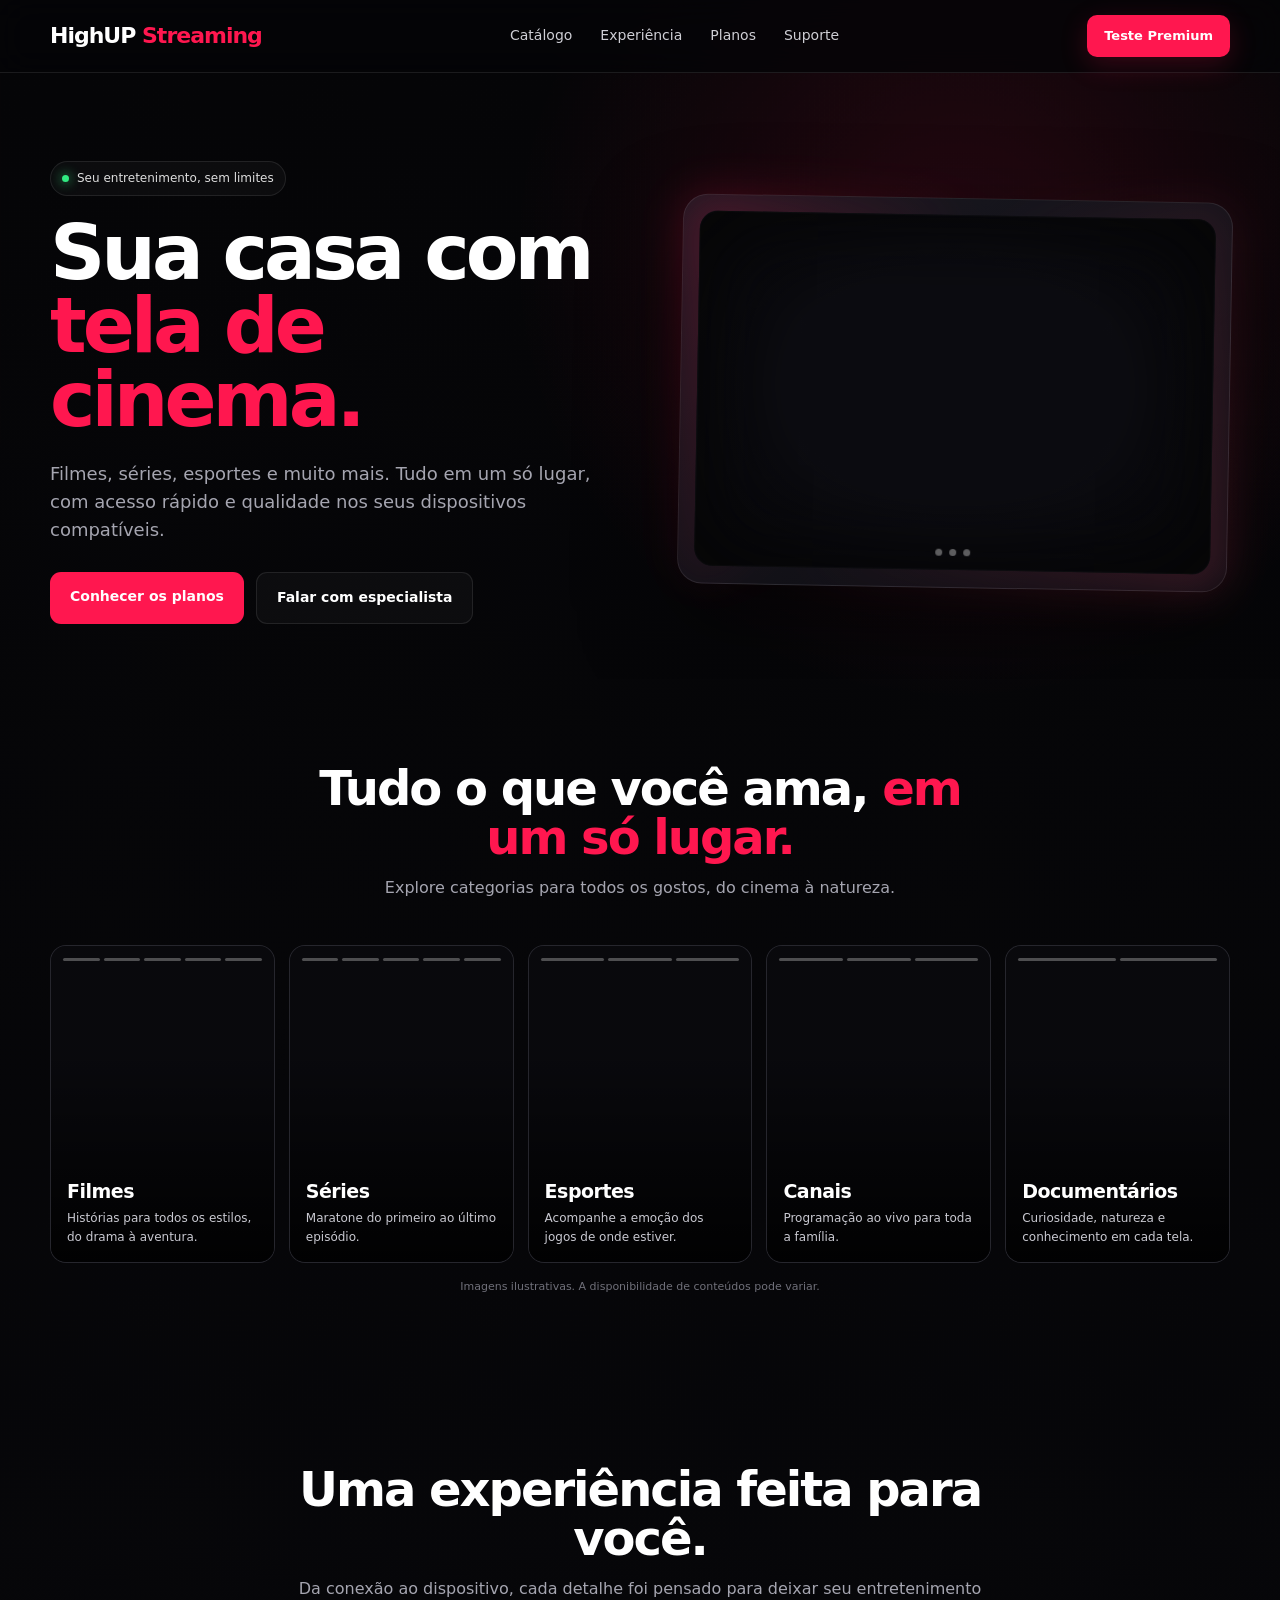
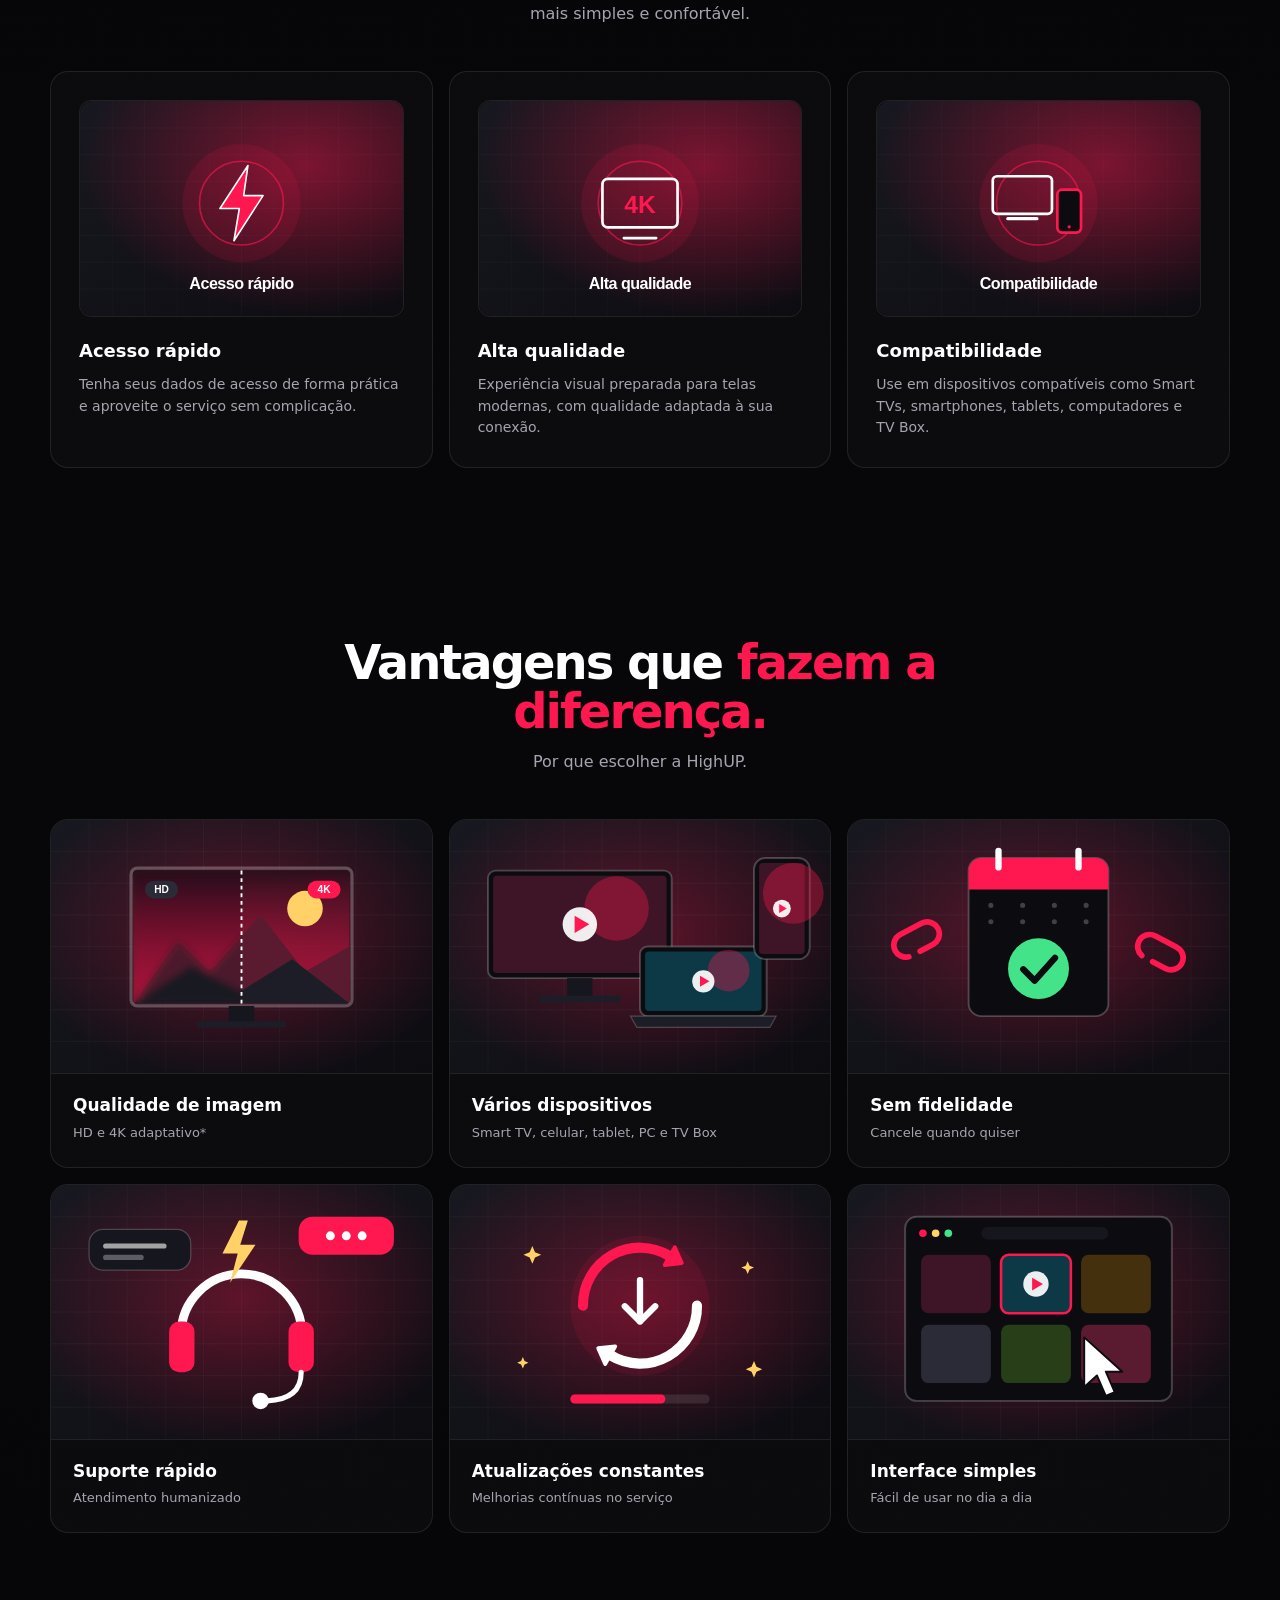
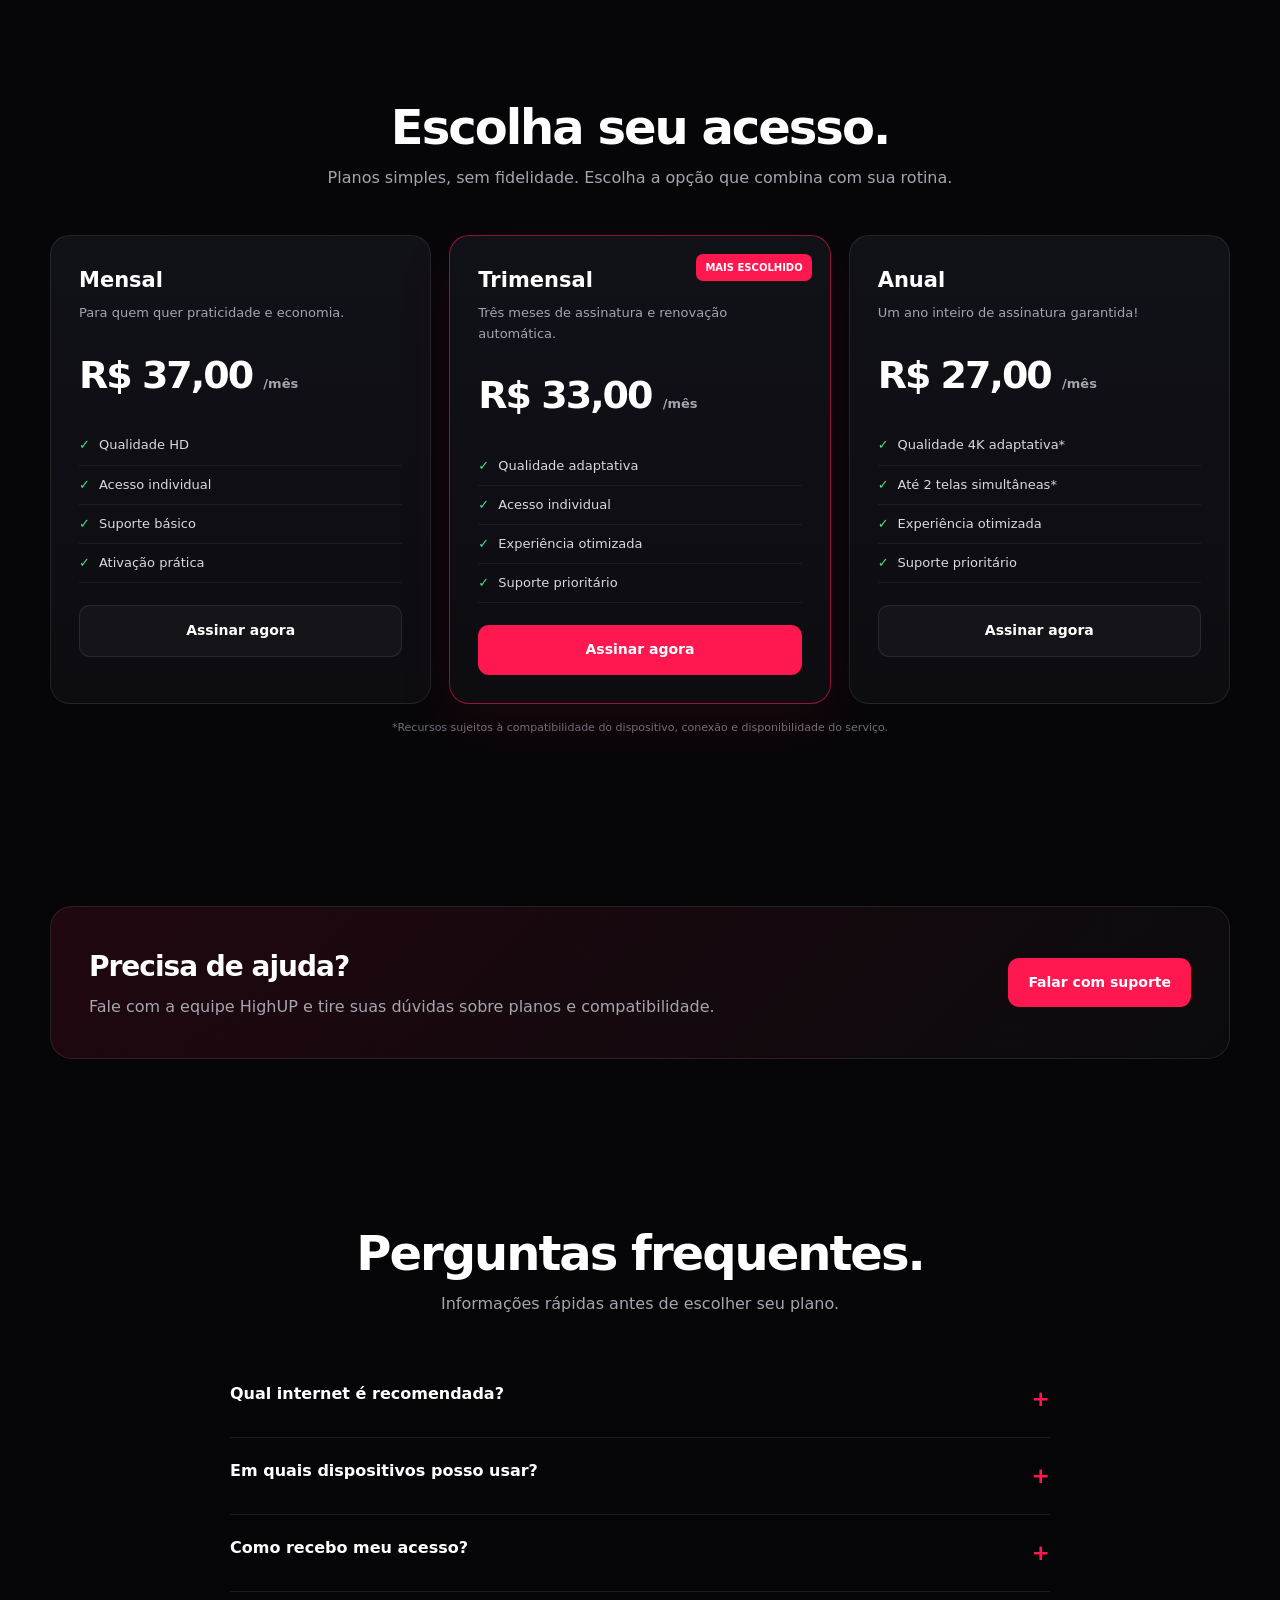
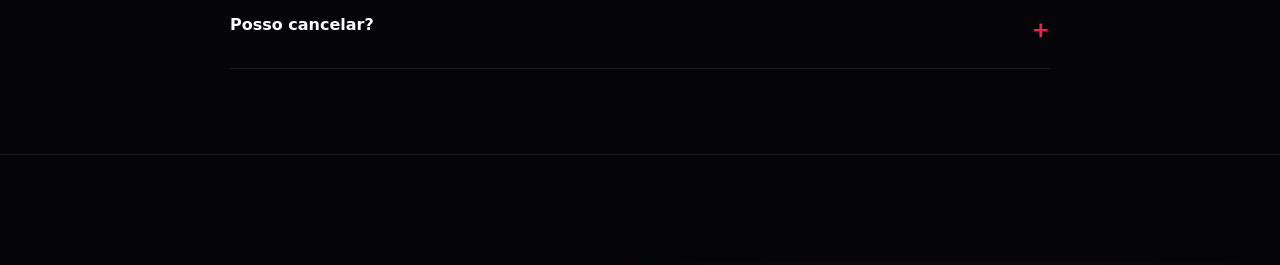
<file: highup_streaming_catalogo_animado.html>
<!DOCTYPE html>
<html lang="pt-BR">
<head>
  <meta charset="UTF-8">
  <script>document.documentElement.classList.add("js")</script>
  <meta name="viewport" content="width=device-width, initial-scale=1.0">
  <meta name="description" content="HighUP Streaming — entretenimento premium com acesso rápido e compatível com seus dispositivos.">
  <title>HighUP Streaming | Sua Casa com Tela de Cinema</title>
  <style>
    :root{
      --bg:#050507;
      --bg2:#0b0b10;
      --card:#111118;
      --card2:#16161f;
      --text:#fff;
      --muted:#a5a5b0;
      --line:rgba(255,255,255,.09);
      --accent:#ff174f;
      --accent2:#ff4d72;
      --max:1180px;
    }
    *{box-sizing:border-box;margin:0;padding:0}
    html{scroll-behavior:smooth}
    body{
      font-family:Inter,ui-sans-serif,system-ui,-apple-system,BlinkMacSystemFont,"Segoe UI",sans-serif;
      color:var(--text);background:
      radial-gradient(circle at 75% 5%,rgba(255,23,79,.13),transparent 28rem),
      linear-gradient(180deg,#050507 0%,#07070a 45%,#050507 100%);
      line-height:1.55;
    }
    a{text-decoration:none;color:inherit}
    .container{width:min(var(--max),calc(100% - 36px));margin:auto}
    header{
      position:sticky;top:0;z-index:20;
      backdrop-filter:blur(16px);
      background:rgba(5,5,7,.78);
      border-bottom:1px solid var(--line);
    }
    nav{height:72px;display:flex;align-items:center;justify-content:space-between;gap:24px}
    .brand{font-weight:900;letter-spacing:-1px;font-size:22px}
    .brand span{color:var(--accent)}
    .navlinks{display:flex;gap:28px;color:#cfcfd5;font-size:14px}
    .navlinks a:hover{color:#fff}
    .nav-cta{
      background:var(--accent);padding:11px 17px;border-radius:10px;
      font-weight:800;font-size:13px;box-shadow:0 8px 28px rgba(255,23,79,.2)
    }

    .hero{padding:88px 0 55px;overflow:hidden}
    .hero-grid{display:grid;grid-template-columns:1.03fr .97fr;align-items:center;gap:45px}
    .eyebrow{
      display:inline-flex;align-items:center;gap:8px;padding:7px 11px;border:1px solid var(--line);
      border-radius:999px;color:#ddd;font-size:12px;background:rgba(255,255,255,.03);margin-bottom:20px
    }
    .dot{width:7px;height:7px;border-radius:50%;background:#31e981;box-shadow:0 0 12px #31e981}
    h1{font-size:clamp(46px,6vw,78px);line-height:.96;letter-spacing:-4px;max-width:720px}
    h1 em{font-style:normal;color:var(--accent)}
    .hero p{margin:23px 0 29px;color:var(--muted);font-size:18px;max-width:600px}
    .buttons{display:flex;gap:12px;flex-wrap:wrap}
    .btn{padding:14px 20px;border-radius:11px;font-weight:800;font-size:14px}
    .btn-primary{background:var(--accent)}
    .btn-secondary{border:1px solid var(--line);background:rgba(255,255,255,.03)}
    .visual{
      min-height:390px;border:1px solid var(--line);border-radius:25px;padding:16px;
      background:linear-gradient(145deg,#181820,#0c0c11);box-shadow:0 35px 90px rgba(0,0,0,.5);
      transform:rotate(1deg)
    }
    .screen{height:100%;min-height:355px;border-radius:18px;overflow:hidden;position:relative;
      background:
        linear-gradient(180deg,transparent 35%,rgba(0,0,0,.85)),
        radial-gradient(circle at 70% 35%,#893247 0,#29101b 35%,#09090d 72%);
    }
    .hero-image{width:100%;height:100%;min-height:355px;object-fit:cover;border-radius:18px;display:block}
    .poster-art img{width:100%;height:100%;object-fit:cover;display:block;filter:saturate(.95)}
    .screen-content{position:absolute;left:25px;right:25px;bottom:24px}
    .screen-label{font-size:11px;color:#ddd;text-transform:uppercase;letter-spacing:2px}
    .screen-title{font-size:35px;font-weight:900;letter-spacing:-1px;margin:3px 0}
    .screen-copy{font-size:12px;color:#bbb;max-width:300px}


    /* ===== ANIMAÇÃO DO VISUAL ===== */
    /* Ciclo total = 18s (3 slides x 6s). Para 4 slides: use 24s e delays 0/6/12/18s, e ajuste os keyframes (veja % abaixo). */
    .visual{animation:float 7s ease-in-out infinite alternate;position:relative}
    .visual:before{content:"";position:absolute;inset:-2px;border-radius:27px;z-index:-1;
      background:linear-gradient(120deg,rgba(255,23,79,.55),transparent 40%,rgba(255,77,114,.4));filter:blur(22px);opacity:.45;animation:glow 4s ease-in-out infinite alternate}
    .slides{position:relative;height:100%;min-height:355px;border-radius:18px;overflow:hidden;background:#0b0b10}
    .slide{position:absolute;inset:0;width:100%;height:100%;object-fit:cover;display:block;opacity:0;
      animation:slidefade 18s infinite,slidezoom 18s infinite;will-change:opacity,transform}
    .slide:nth-of-type(2){animation-delay:6s}
    .slide:nth-of-type(3){animation-delay:12s}
    .slides:after{content:"";position:absolute;inset:0;pointer-events:none;
      background:linear-gradient(105deg,transparent 40%,rgba(255,255,255,.12) 50%,transparent 60%);
      transform:translateX(-120%);animation:shine 6s ease-in-out infinite}
    .slide-dots{position:absolute;left:0;right:0;bottom:14px;display:flex;justify-content:center;gap:7px;z-index:3}
    .slide-dots i{width:7px;height:7px;border-radius:50%;background:rgba(255,255,255,.35);animation:dot 18s infinite}
    .slide-dots i:nth-child(2){animation-delay:6s}
    .slide-dots i:nth-child(3){animation-delay:12s}
    /* uma imagem só */
    .slides.solo .slide{opacity:1;animation:slidesolo 14s ease-in-out infinite alternate}
    .slides.solo .slide-dots{display:none}
    @keyframes slidefade{0%{opacity:0}6%{opacity:1}33%{opacity:1}39%{opacity:0}100%{opacity:0}}
    @keyframes slidezoom{0%{transform:scale(1.02) translate(0,0)}39%{transform:scale(1.14) translate(-2%,-1.5%)}100%{transform:scale(1.14) translate(-2%,-1.5%)}}
    @keyframes slidesolo{from{transform:scale(1.02) translate(0,0)}to{transform:scale(1.14) translate(-2%,-1.5%)}}
    @keyframes dot{0%{background:rgba(255,255,255,.35)}6%,33%{background:var(--accent)}39%,100%{background:rgba(255,255,255,.35)}}
    @keyframes shine{0%,55%{transform:translateX(-120%)}100%{transform:translateX(120%)}}
    @keyframes float{from{transform:translateY(0) rotate(1deg)}to{transform:translateY(-12px) rotate(.4deg)}}
    @keyframes glow{from{opacity:.3}to{opacity:.65}}
    @media(prefers-reduced-motion:reduce){
      .visual,.visual:before,.slides:after,.slide,.slide-dots i{animation:none!important}
      .slide:first-of-type{opacity:1}
    }
    .poster-row{display:flex;gap:10px;overflow:hidden;padding:25px 0 5px}
    .poster{
      min-width:145px;height:205px;border-radius:13px;border:1px solid var(--line);
      background:linear-gradient(145deg,#292933,#0d0d12);position:relative;overflow:hidden
    }
    .poster:nth-child(2){background:linear-gradient(145deg,#45300e,#12100b)}
    .poster:nth-child(3){background:linear-gradient(145deg,#0d3845,#090d12)}
    .poster:nth-child(4){background:linear-gradient(145deg,#3e1527,#0d0b10)}
    .poster:nth-child(5){background:linear-gradient(145deg,#273e18,#090d0a)}
    .poster span{position:absolute;left:13px;bottom:12px;font-weight:900;font-size:14px}

    section{padding:85px 0}
    .section-head{text-align:center;max-width:700px;margin:0 auto 44px}
    .section-head h2{font-size:clamp(31px,4vw,48px);line-height:1.02;letter-spacing:-2px}
    .section-head p{color:var(--muted);margin-top:14px}
    .features{display:grid;grid-template-columns:repeat(3,1fr);gap:16px}
    .feature{
      padding:28px;border:1px solid var(--line);border-radius:18px;background:rgba(255,255,255,.025)
    }
    .feature-img{width:100%;height:auto;display:block;border-radius:12px;margin-bottom:20px;border:1px solid var(--line)}
    .feature h3{font-size:18px;margin-bottom:9px}
    .feature p{color:var(--muted);font-size:14px}

    .plans{display:grid;grid-template-columns:repeat(3,1fr);gap:18px;align-items:stretch}
    .plan{
      border:1px solid var(--line);background:linear-gradient(180deg,#111118,#0c0c11);
      border-radius:20px;padding:28px;position:relative
    }
    .plan.featured{border-color:rgba(255,23,79,.55);box-shadow:0 20px 60px rgba(255,23,79,.08)}
    .tag{position:absolute;right:18px;top:18px;background:var(--accent);font-size:10px;font-weight:900;padding:6px 9px;border-radius:7px}
    .plan h3{font-size:21px}
    .plan .desc{color:var(--muted);font-size:13px;margin:7px 0 22px}
    .price{font-size:38px;font-weight:900;letter-spacing:-2px}
    .price small{font-size:13px;color:var(--muted);letter-spacing:0}
    .plan ul{list-style:none;margin:22px 0}
    .plan li{padding:9px 0;border-bottom:1px solid rgba(255,255,255,.06);font-size:13px;color:#d9d9df}
    .plan li::before{content:"✓";color:#43e38a;font-weight:900;margin-right:9px}
    .plan .btn{display:block;text-align:center}

    .catalog-grid{display:grid;grid-template-columns:repeat(5,1fr);gap:14px}
    .cat-card{position:relative;border-radius:16px;overflow:hidden;border:1px solid var(--line);aspect-ratio:600/850;background:var(--card)}
    .cat-slides{position:absolute;inset:0;overflow:hidden;background:#09090d}
    .cat-slide{position:absolute;inset:0;width:100%;height:100%;object-fit:cover;opacity:0;transform:scale(1.04);animation:catfade 15s infinite ease-in-out}
    .cat-slide:nth-child(1){animation-delay:0s}.cat-slide:nth-child(2){animation-delay:3s}.cat-slide:nth-child(3){animation-delay:6s}.cat-slide:nth-child(4){animation-delay:9s}.cat-slide:nth-child(5){animation-delay:12s}
    .cat-card[data-slides="3"] .cat-slide{animation-duration:9s}.cat-card[data-slides="3"] .cat-slide:nth-child(1){animation-delay:0s}.cat-card[data-slides="3"] .cat-slide:nth-child(2){animation-delay:3s}.cat-card[data-slides="3"] .cat-slide:nth-child(3){animation-delay:6s}
    .cat-card[data-slides="2"] .cat-slide{animation-duration:6s}.cat-card[data-slides="2"] .cat-slide:nth-child(1){animation-delay:0s}.cat-card[data-slides="2"] .cat-slide:nth-child(2){animation-delay:3s}
    @keyframes catfade{0%,7%{opacity:0;transform:scale(1.04)}14%,45%{opacity:1;transform:scale(1.1)}53%,100%{opacity:0;transform:scale(1.14)}}
    .cat-slides:after{content:"";position:absolute;inset:0;background:linear-gradient(180deg,rgba(0,0,0,.04) 35%,rgba(0,0,0,.88));pointer-events:none}
    .cat-dots{position:absolute;top:12px;left:12px;right:12px;display:flex;gap:4px;z-index:4}.cat-dots i{height:3px;flex:1;border-radius:9px;background:rgba(255,255,255,.28)}
    .cat-info{z-index:5}
    .cat-card img{width:100%;height:100%;object-fit:cover;display:block;transition:transform .4s}
    .cat-card:hover img{transform:scale(1.05)}
    .cat-info{position:absolute;left:16px;right:16px;bottom:16px}
    .cat-info h3{font-size:19px;letter-spacing:-.5px}
    .cat-info p{font-size:12px;color:#c9c9d1;margin-top:3px}
    .benefits{display:grid;grid-template-columns:repeat(3,1fr);gap:16px}
    .benefit{display:flex;flex-direction:column;border:1px solid var(--line);border-radius:18px;background:rgba(255,255,255,.025);overflow:hidden}
    .benefit img{width:100%;height:auto;display:block;border-bottom:1px solid var(--line)}
    .benefit div{padding:18px 22px 24px}
    .benefit h3{font-size:17px;margin-bottom:4px}
    .benefit p{color:var(--muted);font-size:13px}
    .faq{max-width:820px;margin:auto}
    details{border-bottom:1px solid var(--line);padding:21px 0}
    summary{cursor:pointer;font-weight:800;list-style:none;display:flex;justify-content:space-between}
    summary::-webkit-details-marker{display:none}
    summary::after{content:"+";color:var(--accent);font-size:22px}
    details[open] summary::after{content:"−"}
    details p{color:var(--muted);font-size:14px;padding:13px 30px 0 0}

    .support{
      border:1px solid var(--line);border-radius:22px;padding:38px;
      background:linear-gradient(135deg,rgba(255,23,79,.11),rgba(255,255,255,.025));
      display:flex;align-items:center;justify-content:space-between;gap:25px
    }
    .support h2{font-size:28px;letter-spacing:-1px}
    .support p{color:var(--muted);margin-top:7px}
    footer{border-top:1px solid var(--line);padding:32px 0;color:#85858f;font-size:12px}
    .footer-row{display:flex;justify-content:space-between;gap:20px}
    .footer-brand{font-weight:900;color:#ddd;font-size:16px}

    @media(max-width:850px){
      .navlinks{display:none}
      .hero-grid{grid-template-columns:1fr}
      .visual{transform:none;animation:none}
      .features,.plans,.benefits{grid-template-columns:1fr}
      .catalog-grid{grid-template-columns:repeat(3,1fr)}
      .support,.footer-row{flex-direction:column;align-items:flex-start}
      h1{letter-spacing:-2.5px}
    }
    @media(max-width:520px){
      .container{width:min(var(--max),calc(100% - 24px))}
      .hero{padding-top:58px}
      .visual{min-height:300px}
      .screen{min-height:268px}
      .catalog-grid{grid-template-columns:repeat(2,1fr)}
      section{padding:65px 0}
    }

    /* ===== VINHETA NO VISUAL =====
       Ajuste a força: troque .55 / .95 (opacidade das bordas) e 70px / 18px (largura do esfumado). */
    .slides:before{content:"";position:absolute;inset:0;z-index:2;pointer-events:none;border-radius:inherit;
      background:radial-gradient(ellipse at 50% 48%,transparent 46%,rgba(5,5,7,.55) 76%,rgba(5,5,7,.95) 100%);
      box-shadow:inset 0 0 70px 18px rgba(5,5,7,.9),inset 0 0 0 1px rgba(255,255,255,.06)}
    .slides:after{z-index:2}

    /* ===== ANIMAÇÕES AO ROLAR A PÁGINA ===== */
    .scroll-progress{position:fixed;top:0;left:0;width:100%;height:3px;z-index:50;transform-origin:0 50%;transform:scaleX(0);
      background:linear-gradient(90deg,var(--accent),var(--accent2));pointer-events:none}
    header{transition:background .3s,box-shadow .3s}
    nav{transition:height .3s}
    header.scrolled{background:rgba(5,5,7,.94);box-shadow:0 10px 30px rgba(0,0,0,.35)}
    header.scrolled nav{height:60px}
    .js .reveal{opacity:0;transform:translate3d(0,34px,0);
      transition:opacity .9s cubic-bezier(.2,.7,.2,1) var(--d,0s),transform .9s cubic-bezier(.2,.7,.2,1) var(--d,0s)}
    .js .reveal.r-left{transform:translate3d(-42px,0,0)}
    .js .reveal.r-right{transform:translate3d(42px,0,0)}
    .js .reveal.r-zoom{transform:scale(.92)}
    .js .reveal.in{opacity:1;transform:none}
    .js .reveal.done{transition:transform .3s ease,border-color .3s ease,box-shadow .3s ease}
    .js .reveal.done.lift:hover{transform:translateY(-6px)}
    .feature.lift:hover,.benefit.lift:hover,.plan.lift:hover{border-color:rgba(255,23,79,.45)}
    @media(prefers-reduced-motion:reduce){
      .js .reveal{opacity:1;transform:none;transition:none}
      .scroll-progress{display:none}
      .cat-slide{animation:none!important}.cat-slide:first-child{opacity:1;transform:none}
    }
  </style>
</head>
<body>

<div class="scroll-progress" aria-hidden="true"></div>

<header>
  <div class="container">
    <nav>
      <a href="#" class="brand">HighUP <span>Streaming</span></a>
      <div class="navlinks">
        <a href="#catalogo">Catálogo</a>
        <a href="#experiencia">Experiência</a>
        <a href="#planos">Planos</a>
        <a href="#faq">Suporte</a>
      </div>
      <a href="https://wa.me/5588997203790?text=Ol%C3%A1%2C%20gostaria%20de%20assinar%20o%20servi%C3%A7o%20HighUp.%20Como%20posso%20prosseguir%3F" class="nav-cta" target="_blank" rel="noopener">Teste Premium</a>
    </nav>
  </div>
</header>

<main>
  <section class="hero">
    <div class="container hero-grid">
      <div>
        <div class="eyebrow"><span class="dot"></span> Seu entretenimento, sem limites</div>
        <h1>Sua casa com <em>tela de cinema.</em></h1>
        <p>Filmes, séries, esportes e muito mais. Tudo em um só lugar, com acesso rápido e qualidade nos seus dispositivos compatíveis.</p>
        <div class="buttons">
          <a class="btn btn-primary" href="#planos">Conhecer os planos</a>
          <a class="btn btn-secondary" href="https://wa.me/5588997203790?text=Ol%C3%A1%2C%20gostaria%20de%20assinar%20o%20servi%C3%A7o%20HighUp.
          %20Como%20posso%20prosseguir%3F" target="_blank" rel="noopener">Falar com especialista</a>
        </div>
      </div>
      <div class="visual">
        <!-- VISUAL ANIMADO
             • Para TROCAR as imagens: altere o src de cada <img class="slide"> abaixo.
             • Para usar UMA imagem só (com zoom suave): adicione a classe "solo" em <div class="slides"> e apague as outras duas <img>.
             • Para ter mais slides: copie uma <img class="slide"> e ajuste o tempo no CSS (veja "ANIMAÇÃO DO VISUAL"). -->
        <div class="slides">
          <img class="slide" src="imagens_highup/highup-visual.jpg" alt="HighUP Streaming — entretenimento em múltiplos dispositivos">
          <img class="slide" src="imagens_highup/highup-visual2.jpg" alt="Filmes">
          <img class="slide" src="imagens_highup/highup-visual3.png" alt="Esportes">
          <div class="slide-dots" aria-hidden="true"><i></i><i></i><i></i></div>
        </div>
      </div>
    </div>

  </section>

  <section id="catalogo">
    <div class="container">
      <div class="section-head">
        <h2>Tudo o que você ama, <span style="color:var(--accent)">em um só lugar.</span></h2>
        <p>Explore categorias para todos os gostos, do cinema à natureza.</p>
      </div>
      <div class="catalog-grid">
        <article class="cat-card" data-slides="5">
          <div class="cat-slides" aria-label="Carrossel de Filmes">
            <img class="cat-slide" src="imagens_highup/filmes-1.jpg" alt="" loading="lazy">
            <img class="cat-slide" src="imagens_highup/filmes-2.jpg" alt="" loading="lazy">
            <img class="cat-slide" src="imagens_highup/filmes-3.jpg" alt="" loading="lazy">
            <img class="cat-slide" src="imagens_highup/filmes-4.jpg" alt="" loading="lazy">
            <img class="cat-slide" src="imagens_highup/filmes-5.jpg" alt="" loading="lazy">
            <div class="cat-dots" aria-hidden="true"><i></i><i></i><i></i><i></i><i></i></div>
          </div>
          <div class="cat-info"><h3>Filmes</h3><p>Histórias para todos os estilos, do drama à aventura.</p></div>
        </article>
        <article class="cat-card" data-slides="5">
          <div class="cat-slides" aria-label="Carrossel de Séries">
            <img class="cat-slide" src="imagens_highup/series-1.jpg" alt="" loading="lazy">
            <img class="cat-slide" src="imagens_highup/series-2.jpg" alt="" loading="lazy">
            <img class="cat-slide" src="imagens_highup/series-3.jpg" alt="" loading="lazy">
            <img class="cat-slide" src="imagens_highup/series-4.jpg" alt="" loading="lazy">
            <img class="cat-slide" src="imagens_highup/series-5.jpg" alt="" loading="lazy">
            <div class="cat-dots" aria-hidden="true"><i></i><i></i><i></i><i></i><i></i></div>
          </div>
          <div class="cat-info"><h3>Séries</h3><p>Maratone do primeiro ao último episódio.</p></div>
        </article>
        <article class="cat-card" data-slides="3">
          <div class="cat-slides" aria-label="Carrossel de Esportes">
            <img class="cat-slide" src="imagens_highup/esportes-1.jpg" alt="" loading="lazy">
            <img class="cat-slide" src="imagens_highup/esportes-2.jpg" alt="" loading="lazy">
            <img class="cat-slide" src="imagens_highup/esportes-3.jpg" alt="" loading="lazy">
            <div class="cat-dots" aria-hidden="true"><i></i><i></i><i></i></div>
          </div>
          <div class="cat-info"><h3>Esportes</h3><p>Acompanhe a emoção dos jogos de onde estiver.</p></div>
        </article>
        <article class="cat-card" data-slides="3">
          <div class="cat-slides" aria-label="Carrossel de Canais">
            <img class="cat-slide" src="imagens_highup/canais-1.jpg" alt="" loading="lazy">
            <img class="cat-slide" src="imagens_highup/canais-2.jpg" alt="" loading="lazy">
            <img class="cat-slide" src="imagens_highup/canais-3.jpg" alt="" loading="lazy">
            <div class="cat-dots" aria-hidden="true"><i></i><i></i><i></i></div>
          </div>
          <div class="cat-info"><h3>Canais</h3><p>Programação ao vivo para toda a família.</p></div>
        </article>
        <article class="cat-card" data-slides="2">
          <div class="cat-slides" aria-label="Carrossel de Documentários">
            <img class="cat-slide" src="imagens_highup/documentarios-1.jpg" alt="" loading="lazy">
            <img class="cat-slide" src="imagens_highup/documentarios-2.png" alt="" loading="lazy">
            <div class="cat-dots" aria-hidden="true"><i></i><i></i></div>
          </div>
          <div class="cat-info"><h3>Documentários</h3><p>Curiosidade, natureza e conhecimento em cada tela.</p></div>
        </article>
      </div>
      <p style="color:#70707a;font-size:11px;text-align:center;margin-top:15px">Imagens ilustrativas. A disponibilidade de conteúdos pode variar.</p>
    </div>
  </section>

  <section id="experiencia">
    <div class="container">
      <div class="section-head">
        <h2>Uma experiência feita para você.</h2>
        <p>Da conexão ao dispositivo, cada detalhe foi pensado para deixar seu entretenimento mais simples e confortável.</p>
      </div>
      <div class="features">
        <article class="feature">
          <img class="feature-img" src="imagens_highup/feature-acesso-rapido.svg" alt="Acesso rápido" loading="lazy">
          <h3>Acesso rápido</h3>
          <p>Tenha seus dados de acesso de forma prática e aproveite o serviço sem complicação.</p>
        </article>
        <article class="feature">
          <img class="feature-img" src="imagens_highup/feature-alta-qualidade.svg" alt="Alta qualidade" loading="lazy">
          <h3>Alta qualidade</h3>
          <p>Experiência visual preparada para telas modernas, com qualidade adaptada à sua conexão.</p>
        </article>
        <article class="feature">
          <img class="feature-img" src="imagens_highup/feature-compatibilidade.svg" alt="Compatibilidade" loading="lazy">
          <h3>Compatibilidade</h3>
          <p>Use em dispositivos compatíveis como Smart TVs, smartphones, tablets, computadores e TV Box.</p>
        </article>
      </div>
    </div>
  </section>

  <section id="vantagens">
    <div class="container">
      <div class="section-head">
        <h2>Vantagens que <span style="color:var(--accent)">fazem a diferença.</span></h2>
        <p>Por que escolher a HighUP.</p>
      </div>
      <div class="benefits">
        <div class="benefit"><img src="imagens_highup/vantagem-qualidade.svg" alt="Qualidade de imagem" loading="lazy"><div><h3>Qualidade de imagem</h3><p>HD e 4K adaptativo*</p></div></div>
        <div class="benefit"><img src="imagens_highup/vantagem-dispositivos.svg" alt="Vários dispositivos" loading="lazy"><div><h3>Vários dispositivos</h3><p>Smart TV, celular, tablet, PC e TV Box</p></div></div>
        <div class="benefit"><img src="imagens_highup/vantagem-sem-fidelidade.svg" alt="Sem fidelidade" loading="lazy"><div><h3>Sem fidelidade</h3><p>Cancele quando quiser</p></div></div>
        <div class="benefit"><img src="imagens_highup/vantagem-suporte.svg" alt="Suporte rápido" loading="lazy"><div><h3>Suporte rápido</h3><p>Atendimento humanizado</p></div></div>
        <div class="benefit"><img src="imagens_highup/vantagem-atualizacoes.svg" alt="Atualizações constantes" loading="lazy"><div><h3>Atualizações constantes</h3><p>Melhorias contínuas no serviço</p></div></div>
        <div class="benefit"><img src="imagens_highup/vantagem-interface.svg" alt="Interface simples" loading="lazy"><div><h3>Interface simples</h3><p>Fácil de usar no dia a dia</p></div></div>
      </div>
    </div>
  </section>

  <section id="planos">
    <div class="container">
      <div class="section-head">
        <h2>Escolha seu acesso.</h2>
        <p>Planos simples, sem fidelidade. Escolha a opção que combina com sua rotina.</p>
      </div>
      <div class="plans">
        <article class="plan">
          <h3>Mensal</h3>
          <p class="desc">Para quem quer praticidade e economia.</p>
          <div class="price">R$ 37,00 <small>/mês</small></div>
          <ul>
            <li>Qualidade HD</li>
            <li>Acesso individual</li>
            <li>Suporte básico</li>
            <li>Ativação prática</li>
          </ul>
          <a href="https://wa.me/5588997203790?text=Ol%C3%A1%2C%20gostaria%20de%20assinar%20o%20servi%C3%A7o%20HighUp.%20Como%20posso%20prosseguir%3F" class="btn btn-secondary" target="_blank" rel="noopener">Assinar agora</a>
        </article>

        <article class="plan featured">
          <div class="tag">MAIS ESCOLHIDO</div>
          <h3>Trimensal</h3>
          <p class="desc">Três meses de assinatura e renovação automática.</p>
          <div class="price">R$ 33,00 <small>/mês</small></div>
          <ul>
            <li>Qualidade adaptativa</li>
            <li>Acesso individual</li>
            <li>Experiência otimizada</li>
            <li>Suporte prioritário</li>
          </ul>
          <a href="https://wa.me/5588997203790?text=Ol%C3%A1%2C%20gostaria%20de%20assinar%20o%20servi%C3%A7o%20HighUp.%20Como%20posso%20prosseguir%3F" class="btn btn-primary" target="_blank" rel="noopener">Assinar agora</a>
        </article>

        <article class="plan">
          <h3>Anual</h3>
          <p class="desc">Um ano inteiro de assinatura garantida!</p>
          <div class="price">R$ 27,00 <small>/mês</small></div>
          <ul>
            <li>Qualidade 4K adaptativa*</li>
            <li>Até 2 telas simultâneas*</li>
            <li>Experiência otimizada</li>
            <li>Suporte prioritário</li>
          </ul>
          <a href="https://wa.me/5588997203790?text=Ol%C3%A1%2C%20gostaria%20de%20assinar%20o%20servi%C3%A7o%20HighUp.%20Como%20posso%20prosseguir%3F" class="btn btn-secondary" target="_blank" rel="noopener">Assinar agora</a>
        </article>
      </div>
      <p style="color:#70707a;font-size:11px;text-align:center;margin-top:15px">*Recursos sujeitos à compatibilidade do dispositivo, conexão e disponibilidade do serviço.</p>
    </div>
  </section>

  <section id="suporte">
    <div class="container">
      <div class="support">
        <div>
          <h2>Precisa de ajuda?</h2>
          <p>Fale com a equipe HighUP e tire suas dúvidas sobre planos e compatibilidade.</p>
        </div>
        <a href="https://wa.me/5588997203790?text=Preciso%20de%20suporte%20no%20servi%C3%A7o%20HighUp." class="btn btn-primary" target="_blank" rel="noopener">Falar com suporte</a>
      </div>
    </div>
  </section>

  <section id="faq">
    <div class="container">
      <div class="section-head">
        <h2>Perguntas frequentes.</h2>
        <p>Informações rápidas antes de escolher seu plano.</p>
      </div>
      <div class="faq">
        <details>
          <summary>Qual internet é recomendada?</summary>
          <p>Uma conexão estável é mais importante do que apenas a velocidade máxima. Para conteúdos em maior resolução, recomenda-se uma conexão de fibra ou equivalente.</p>
        </details>
        <details>
          <summary>Em quais dispositivos posso usar?</summary>
          <p>A compatibilidade depende do aplicativo ou método de acesso disponibilizado pelo serviço. Consulte o suporte para confirmar seu aparelho.</p>
        </details>
        <details>
          <summary>Como recebo meu acesso?</summary>
          <p>Após a confirmação da contratação, as instruções de acesso são enviadas pelo canal de atendimento informado no momento da compra.</p>
        </details>
        <details>
          <summary>Posso cancelar?</summary>
          <p>Consulte as condições do plano escolhido e o procedimento de cancelamento informado no momento da contratação.</p>
        </details>
      </div>
    </div>
  </section>
</main>

<footer>
  <div class="container footer-row">
    <div>
      <div class="footer-brand">HighUP Streaming</div>
      <div>Entretenimento do seu jeito.</div>
    </div>
    <div>© 2026 HighUP Streaming. Todos os direitos reservados.</div>
  </div>
</footer>


<script>
(function(){
  var reduce = window.matchMedia && matchMedia('(prefers-reduced-motion: reduce)').matches;

  /* Quais elementos animam ao rolar, e de que jeito.
     Formato: ['seletor', 'efeito', levanta-no-hover?]
     Efeitos: '' (sobe), 'r-left' (vem da esquerda), 'r-right' (da direita), 'r-zoom' (cresce). */
  var alvos = [
    ['.hero-grid > div:first-child > *', '', false],
    ['.section-head', '', false],
    ['.cat-card', 'r-zoom', true],
    ['.feature', '', true],
    ['.benefit', '', true],
    ['.plan', '', true],
    ['.support', 'r-zoom', false],
    ['details', 'r-left', false],
    ['.footer-row', '', false]
  ];

  var itens = [];
  alvos.forEach(function(a){
    var pais = new Map();
    document.querySelectorAll(a[0]).forEach(function(el){
      var pai = el.parentElement, i = pais.get(pai) || 0;
      pais.set(pai, i + 1);
      el.classList.add('reveal');
      if (a[1]) el.classList.add(a[1]);
      if (a[2]) el.classList.add('lift');
      el.style.setProperty('--d', Math.min(i * 0.11, 0.55) + 's');
      itens.push(el);
    });
  });

  if (reduce || !('IntersectionObserver' in window)) {
    itens.forEach(function(el){ el.classList.add('in','done'); });
  } else {
    var io = new IntersectionObserver(function(entries){
      entries.forEach(function(e){
        if (!e.isIntersecting) return;
        var el = e.target;
        el.classList.add('in');
        io.unobserve(el);
        var d = (parseFloat(el.style.getPropertyValue('--d')) || 0) * 1000;
        setTimeout(function(){ el.classList.add('done'); }, d + 950);
      });
    }, { threshold: 0.15, rootMargin: '0px 0px -6% 0px' });
    itens.forEach(function(el){ io.observe(el); });
  }

  /* barra de progresso + cabeçalho que encolhe */
  var barra = document.querySelector('.scroll-progress');
  var header = document.querySelector('header');
  var ticking = false;
  function atualizar(){
    var max = document.documentElement.scrollHeight - innerHeight;
    if (barra) barra.style.transform = 'scaleX(' + (max > 0 ? Math.min(scrollY / max, 1) : 0) + ')';
    if (header) header.classList.toggle('scrolled', scrollY > 30);
    ticking = false;
  }
  addEventListener('scroll', function(){
    if (!ticking) { ticking = true; requestAnimationFrame(atualizar); }
  }, { passive: true });
  atualizar();
})();
</script>
</body>
</html>
</file>
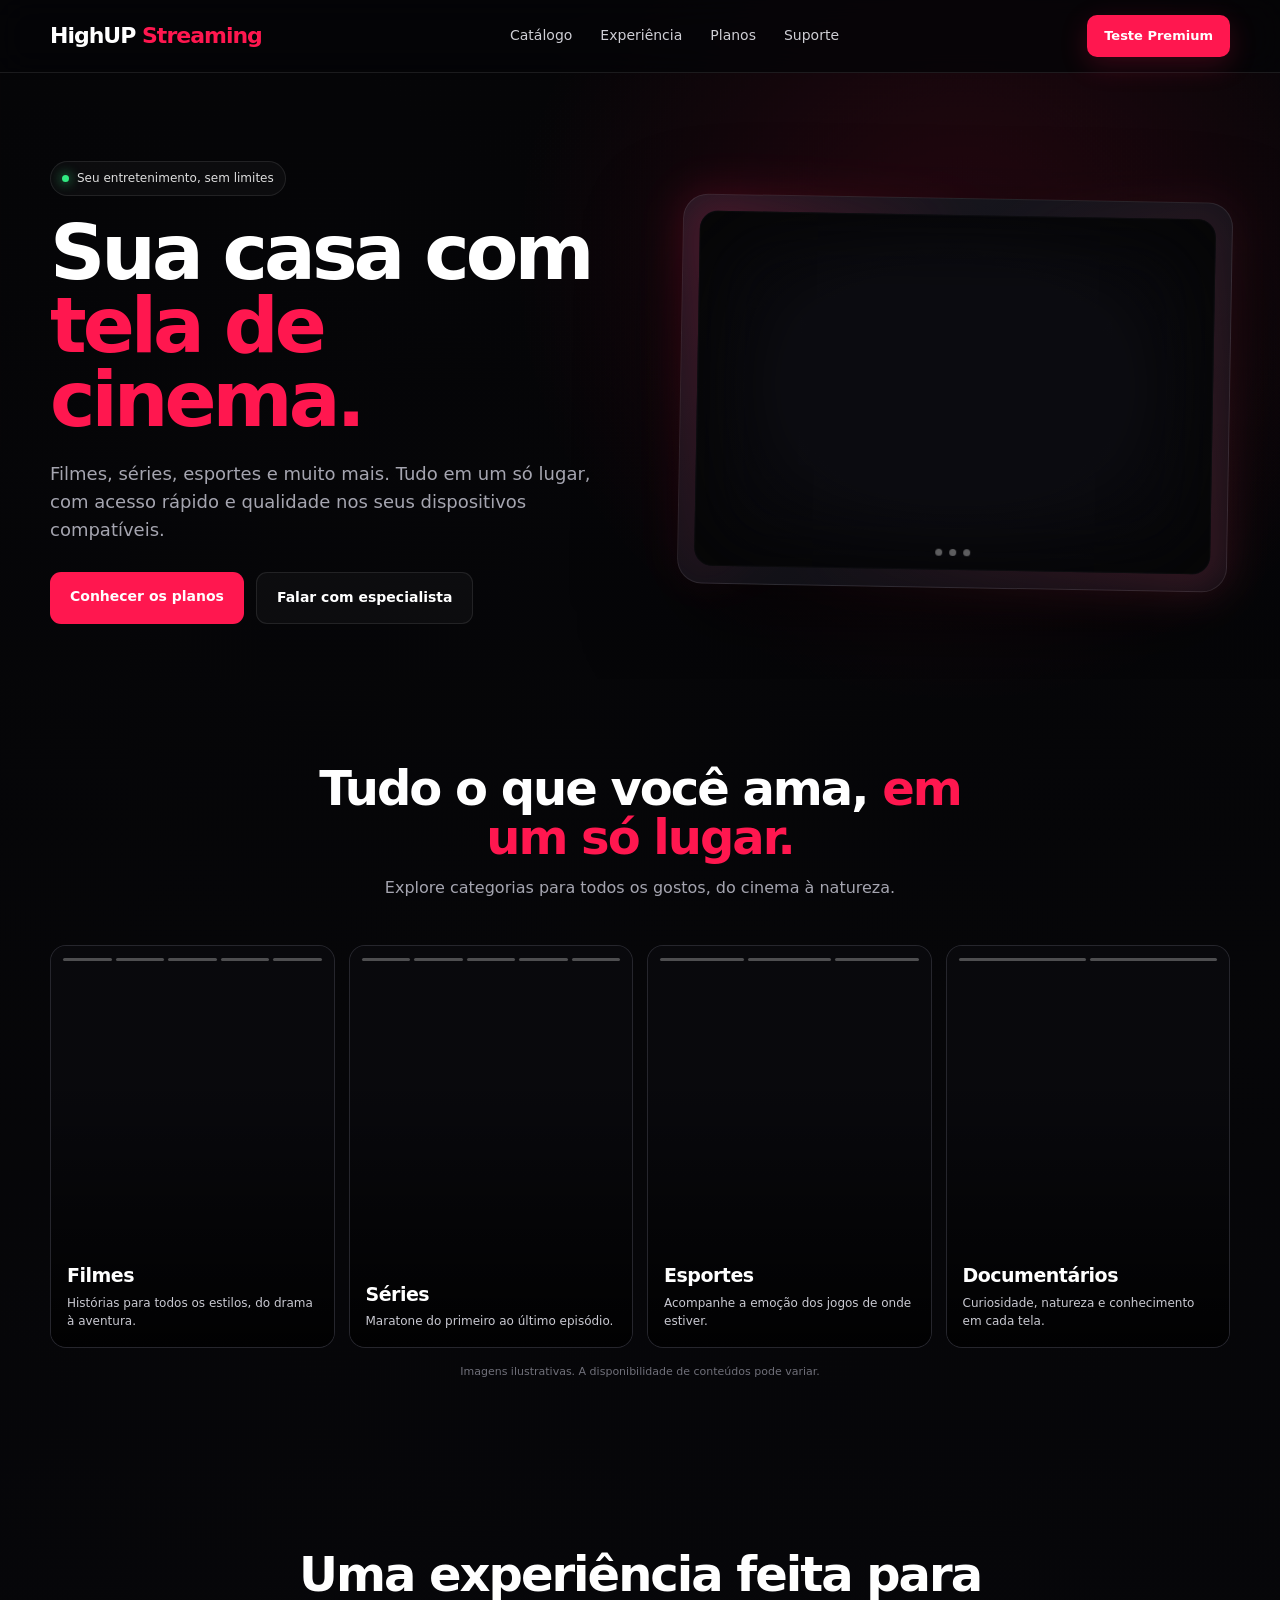
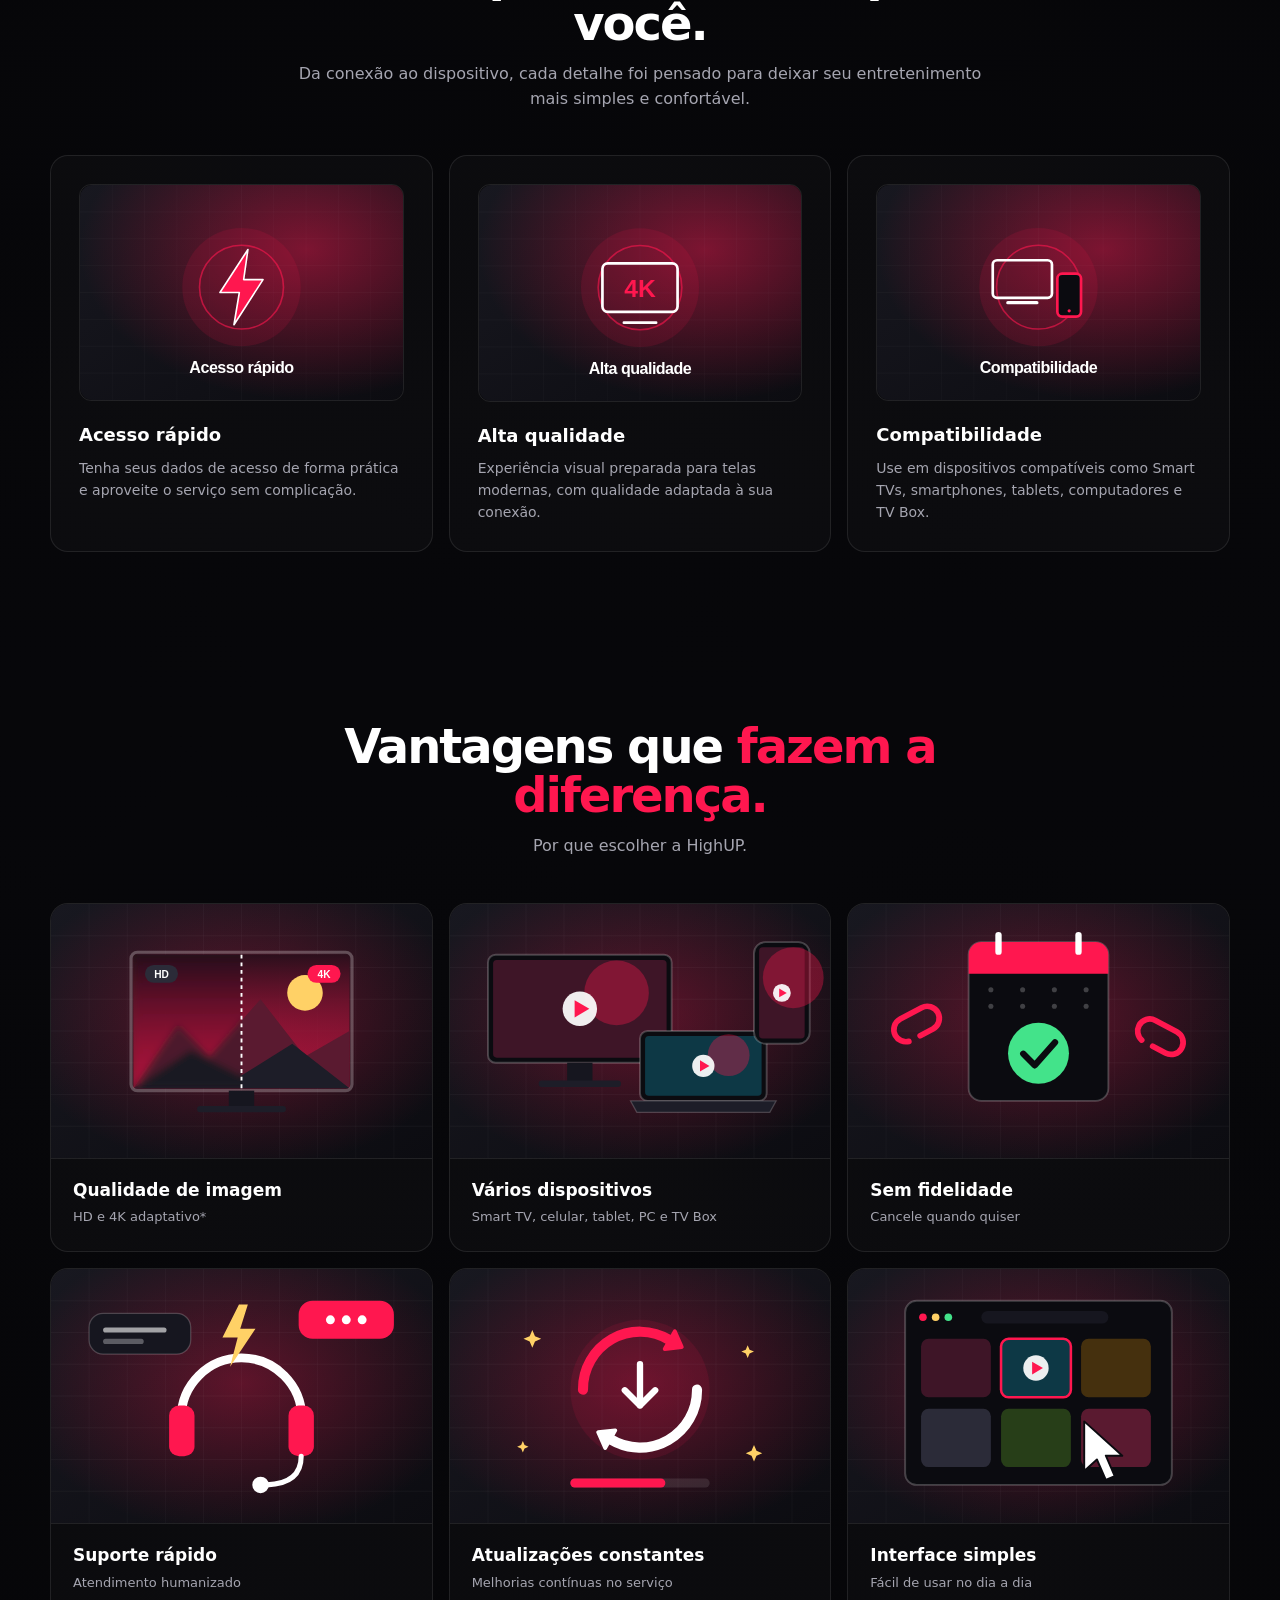
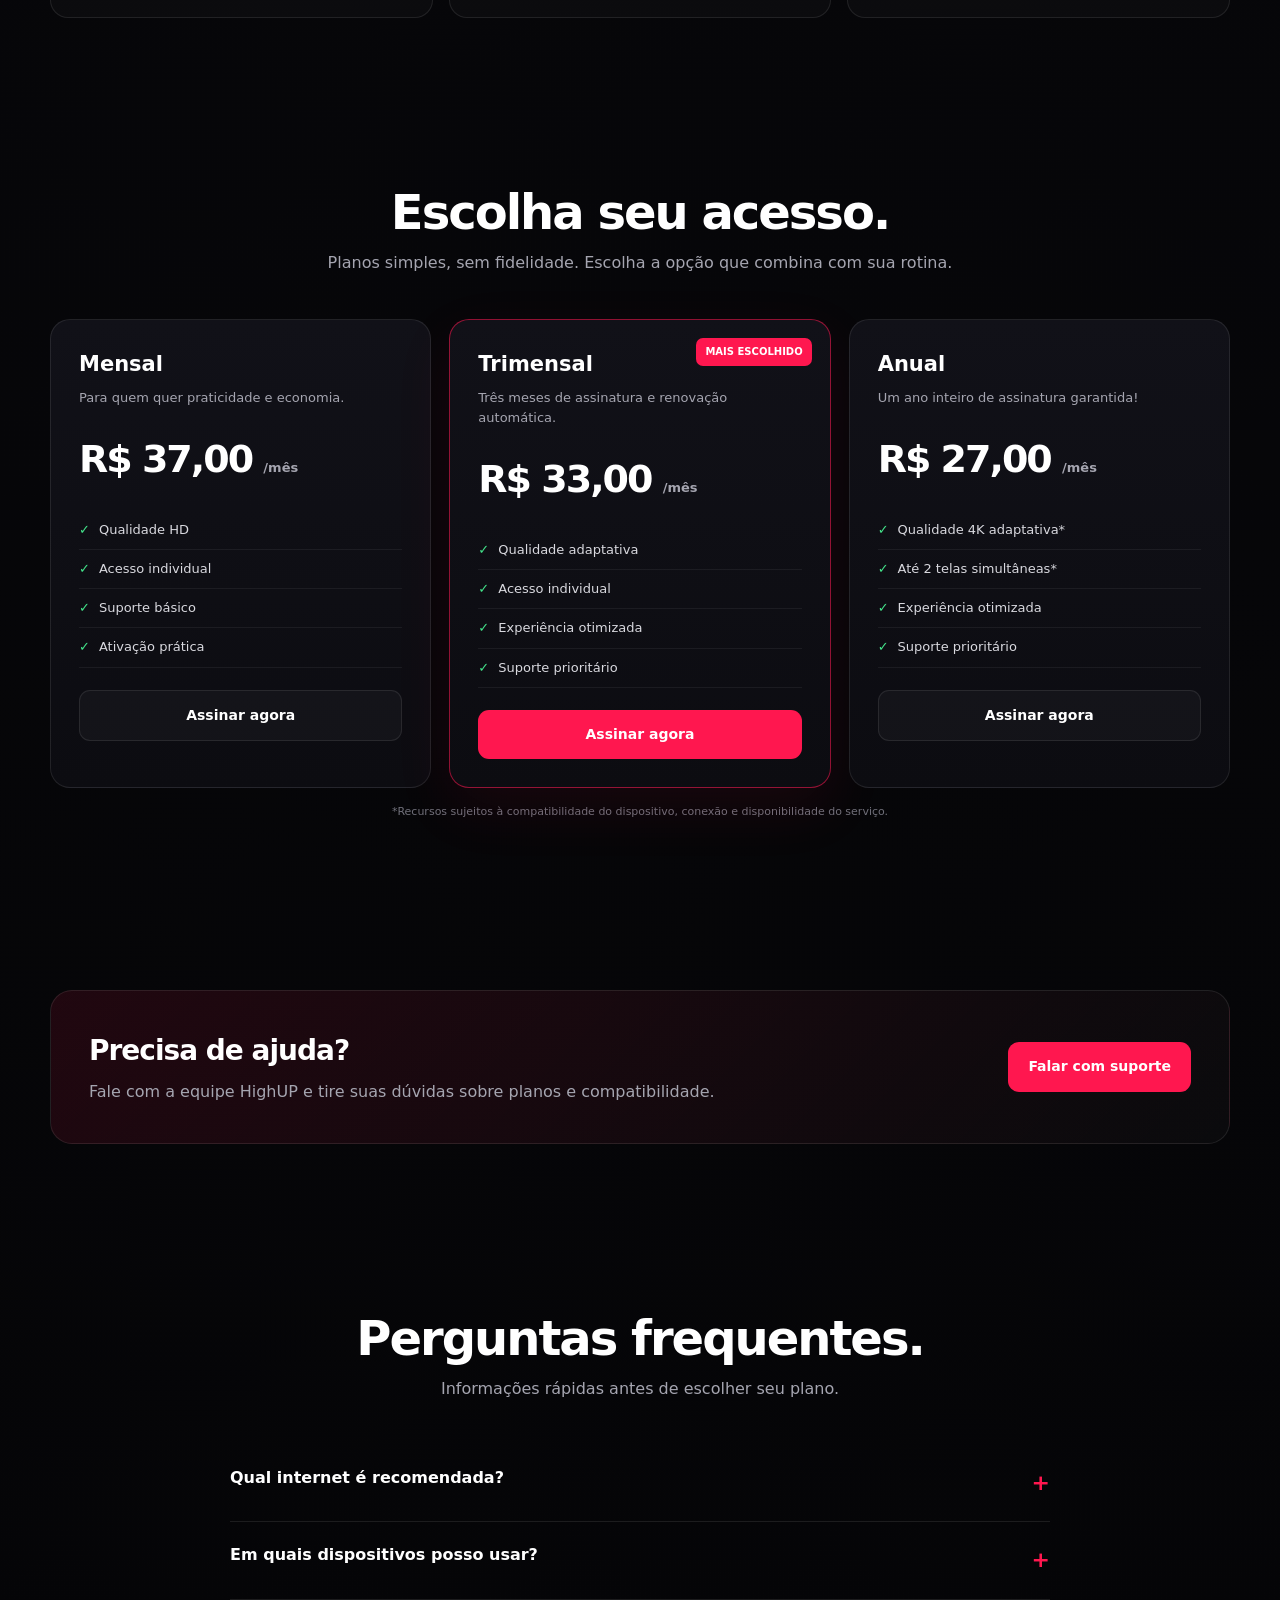
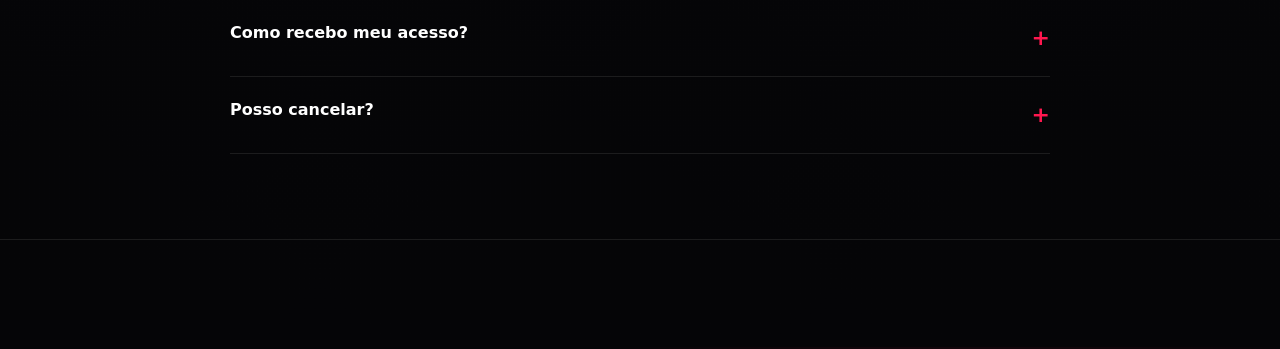
<file: highup_streaming_sem_canais.html>
<!DOCTYPE html>
<html lang="pt-BR">
<head>
  <meta charset="UTF-8">
  <script>document.documentElement.classList.add("js")</script>
  <meta name="viewport" content="width=device-width, initial-scale=1.0">
  <meta name="description" content="HighUP Streaming — entretenimento premium com acesso rápido e compatível com seus dispositivos.">
  <title>HighUP Streaming | Sua Casa com Tela de Cinema</title>
  <style>
    :root{
      --bg:#050507;
      --bg2:#0b0b10;
      --card:#111118;
      --card2:#16161f;
      --text:#fff;
      --muted:#a5a5b0;
      --line:rgba(255,255,255,.09);
      --accent:#ff174f;
      --accent2:#ff4d72;
      --max:1180px;
    }
    *{box-sizing:border-box;margin:0;padding:0}
    html{scroll-behavior:smooth}
    body{
      font-family:Inter,ui-sans-serif,system-ui,-apple-system,BlinkMacSystemFont,"Segoe UI",sans-serif;
      color:var(--text);background:
      radial-gradient(circle at 75% 5%,rgba(255,23,79,.13),transparent 28rem),
      linear-gradient(180deg,#050507 0%,#07070a 45%,#050507 100%);
      line-height:1.55;
    }
    a{text-decoration:none;color:inherit}
    .container{width:min(var(--max),calc(100% - 36px));margin:auto}
    header{
      position:sticky;top:0;z-index:20;
      backdrop-filter:blur(16px);
      background:rgba(5,5,7,.78);
      border-bottom:1px solid var(--line);
    }
    nav{height:72px;display:flex;align-items:center;justify-content:space-between;gap:24px}
    .brand{font-weight:900;letter-spacing:-1px;font-size:22px}
    .brand span{color:var(--accent)}
    .navlinks{display:flex;gap:28px;color:#cfcfd5;font-size:14px}
    .navlinks a:hover{color:#fff}
    .nav-cta{
      background:var(--accent);padding:11px 17px;border-radius:10px;
      font-weight:800;font-size:13px;box-shadow:0 8px 28px rgba(255,23,79,.2)
    }

    .hero{padding:88px 0 55px;overflow:hidden}
    .hero-grid{display:grid;grid-template-columns:1.03fr .97fr;align-items:center;gap:45px}
    .eyebrow{
      display:inline-flex;align-items:center;gap:8px;padding:7px 11px;border:1px solid var(--line);
      border-radius:999px;color:#ddd;font-size:12px;background:rgba(255,255,255,.03);margin-bottom:20px
    }
    .dot{width:7px;height:7px;border-radius:50%;background:#31e981;box-shadow:0 0 12px #31e981}
    h1{font-size:clamp(46px,6vw,78px);line-height:.96;letter-spacing:-4px;max-width:720px}
    h1 em{font-style:normal;color:var(--accent)}
    .hero p{margin:23px 0 29px;color:var(--muted);font-size:18px;max-width:600px}
    .buttons{display:flex;gap:12px;flex-wrap:wrap}
    .btn{padding:14px 20px;border-radius:11px;font-weight:800;font-size:14px}
    .btn-primary{background:var(--accent)}
    .btn-secondary{border:1px solid var(--line);background:rgba(255,255,255,.03)}
    .visual{
      min-height:390px;border:1px solid var(--line);border-radius:25px;padding:16px;
      background:linear-gradient(145deg,#181820,#0c0c11);box-shadow:0 35px 90px rgba(0,0,0,.5);
      transform:rotate(1deg)
    }
    .screen{height:100%;min-height:355px;border-radius:18px;overflow:hidden;position:relative;
      background:
        linear-gradient(180deg,transparent 35%,rgba(0,0,0,.85)),
        radial-gradient(circle at 70% 35%,#893247 0,#29101b 35%,#09090d 72%);
    }
    .hero-image{width:100%;height:100%;min-height:355px;object-fit:cover;border-radius:18px;display:block}
    .poster-art img{width:100%;height:100%;object-fit:cover;display:block;filter:saturate(.95)}
    .screen-content{position:absolute;left:25px;right:25px;bottom:24px}
    .screen-label{font-size:11px;color:#ddd;text-transform:uppercase;letter-spacing:2px}
    .screen-title{font-size:35px;font-weight:900;letter-spacing:-1px;margin:3px 0}
    .screen-copy{font-size:12px;color:#bbb;max-width:300px}


    /* ===== ANIMAÇÃO DO VISUAL ===== */
    /* Ciclo total = 18s (3 slides x 6s). Para 4 slides: use 24s e delays 0/6/12/18s, e ajuste os keyframes (veja % abaixo). */
    .visual{animation:float 7s ease-in-out infinite alternate;position:relative}
    .visual:before{content:"";position:absolute;inset:-2px;border-radius:27px;z-index:-1;
      background:linear-gradient(120deg,rgba(255,23,79,.55),transparent 40%,rgba(255,77,114,.4));filter:blur(22px);opacity:.45;animation:glow 4s ease-in-out infinite alternate}
    .slides{position:relative;height:100%;min-height:355px;border-radius:18px;overflow:hidden;background:#0b0b10}
    .slide{position:absolute;inset:0;width:100%;height:100%;object-fit:cover;display:block;opacity:0;
      animation:slidefade 18s infinite,slidezoom 18s infinite;will-change:opacity,transform}
    .slide:nth-of-type(2){animation-delay:6s}
    .slide:nth-of-type(3){animation-delay:12s}
    .slides:after{content:"";position:absolute;inset:0;pointer-events:none;
      background:linear-gradient(105deg,transparent 40%,rgba(255,255,255,.12) 50%,transparent 60%);
      transform:translateX(-120%);animation:shine 6s ease-in-out infinite}
    .slide-dots{position:absolute;left:0;right:0;bottom:14px;display:flex;justify-content:center;gap:7px;z-index:3}
    .slide-dots i{width:7px;height:7px;border-radius:50%;background:rgba(255,255,255,.35);animation:dot 18s infinite}
    .slide-dots i:nth-child(2){animation-delay:6s}
    .slide-dots i:nth-child(3){animation-delay:12s}
    /* uma imagem só */
    .slides.solo .slide{opacity:1;animation:slidesolo 14s ease-in-out infinite alternate}
    .slides.solo .slide-dots{display:none}
    @keyframes slidefade{0%{opacity:0}6%{opacity:1}33%{opacity:1}39%{opacity:0}100%{opacity:0}}
    @keyframes slidezoom{0%{transform:scale(1.02) translate(0,0)}39%{transform:scale(1.14) translate(-2%,-1.5%)}100%{transform:scale(1.14) translate(-2%,-1.5%)}}
    @keyframes slidesolo{from{transform:scale(1.02) translate(0,0)}to{transform:scale(1.14) translate(-2%,-1.5%)}}
    @keyframes dot{0%{background:rgba(255,255,255,.35)}6%,33%{background:var(--accent)}39%,100%{background:rgba(255,255,255,.35)}}
    @keyframes shine{0%,55%{transform:translateX(-120%)}100%{transform:translateX(120%)}}
    @keyframes float{from{transform:translateY(0) rotate(1deg)}to{transform:translateY(-12px) rotate(.4deg)}}
    @keyframes glow{from{opacity:.3}to{opacity:.65}}
    @media(prefers-reduced-motion:reduce){
      .visual,.visual:before,.slides:after,.slide,.slide-dots i{animation:none!important}
      .slide:first-of-type{opacity:1}
    }
    .poster-row{display:flex;gap:10px;overflow:hidden;padding:25px 0 5px}
    .poster{
      min-width:145px;height:205px;border-radius:13px;border:1px solid var(--line);
      background:linear-gradient(145deg,#292933,#0d0d12);position:relative;overflow:hidden
    }
    .poster:nth-child(2){background:linear-gradient(145deg,#45300e,#12100b)}
    .poster:nth-child(3){background:linear-gradient(145deg,#0d3845,#090d12)}
    .poster:nth-child(4){background:linear-gradient(145deg,#3e1527,#0d0b10)}
    .poster:nth-child(5){background:linear-gradient(145deg,#273e18,#090d0a)}
    .poster span{position:absolute;left:13px;bottom:12px;font-weight:900;font-size:14px}

    section{padding:85px 0}
    .section-head{text-align:center;max-width:700px;margin:0 auto 44px}
    .section-head h2{font-size:clamp(31px,4vw,48px);line-height:1.02;letter-spacing:-2px}
    .section-head p{color:var(--muted);margin-top:14px}
    .features{display:grid;grid-template-columns:repeat(3,1fr);gap:16px}
    .feature{
      padding:28px;border:1px solid var(--line);border-radius:18px;background:rgba(255,255,255,.025)
    }
    .feature-img{width:100%;height:auto;display:block;border-radius:12px;margin-bottom:20px;border:1px solid var(--line)}
    .feature h3{font-size:18px;margin-bottom:9px}
    .feature p{color:var(--muted);font-size:14px}

    .plans{display:grid;grid-template-columns:repeat(3,1fr);gap:18px;align-items:stretch}
    .plan{
      border:1px solid var(--line);background:linear-gradient(180deg,#111118,#0c0c11);
      border-radius:20px;padding:28px;position:relative
    }
    .plan.featured{border-color:rgba(255,23,79,.55);box-shadow:0 20px 60px rgba(255,23,79,.08)}
    .tag{position:absolute;right:18px;top:18px;background:var(--accent);font-size:10px;font-weight:900;padding:6px 9px;border-radius:7px}
    .plan h3{font-size:21px}
    .plan .desc{color:var(--muted);font-size:13px;margin:7px 0 22px}
    .price{font-size:38px;font-weight:900;letter-spacing:-2px}
    .price small{font-size:13px;color:var(--muted);letter-spacing:0}
    .plan ul{list-style:none;margin:22px 0}
    .plan li{padding:9px 0;border-bottom:1px solid rgba(255,255,255,.06);font-size:13px;color:#d9d9df}
    .plan li::before{content:"✓";color:#43e38a;font-weight:900;margin-right:9px}
    .plan .btn{display:block;text-align:center}

    .catalog-grid{display:grid;grid-template-columns:repeat(4,1fr);gap:14px}
    .cat-card{position:relative;border-radius:16px;overflow:hidden;border:1px solid var(--line);aspect-ratio:600/850;background:var(--card)}
    .cat-slides{position:absolute;inset:0;overflow:hidden;background:#09090d}
    .cat-slide{position:absolute;inset:0;width:100%;height:100%;object-fit:cover;opacity:0;transform:scale(1.04);animation:catfade 15s infinite ease-in-out}
    .cat-slide:nth-child(1){animation-delay:0s}.cat-slide:nth-child(2){animation-delay:3s}.cat-slide:nth-child(3){animation-delay:6s}.cat-slide:nth-child(4){animation-delay:9s}.cat-slide:nth-child(5){animation-delay:12s}
    .cat-card[data-slides="3"] .cat-slide{animation-duration:9s}.cat-card[data-slides="3"] .cat-slide:nth-child(1){animation-delay:0s}.cat-card[data-slides="3"] .cat-slide:nth-child(2){animation-delay:3s}.cat-card[data-slides="3"] .cat-slide:nth-child(3){animation-delay:6s}
    .cat-card[data-slides="2"] .cat-slide{animation-duration:6s}.cat-card[data-slides="2"] .cat-slide:nth-child(1){animation-delay:0s}.cat-card[data-slides="2"] .cat-slide:nth-child(2){animation-delay:3s}
    @keyframes catfade{0%,7%{opacity:0;transform:scale(1.04)}14%,45%{opacity:1;transform:scale(1.1)}53%,100%{opacity:0;transform:scale(1.14)}}
    .cat-slides:after{content:"";position:absolute;inset:0;background:linear-gradient(180deg,rgba(0,0,0,.04) 35%,rgba(0,0,0,.88));pointer-events:none}
    .cat-dots{position:absolute;top:12px;left:12px;right:12px;display:flex;gap:4px;z-index:4}.cat-dots i{height:3px;flex:1;border-radius:9px;background:rgba(255,255,255,.28)}
    .cat-info{z-index:5}
    .cat-card img{width:100%;height:100%;object-fit:cover;display:block;transition:transform .4s}
    .cat-card:hover img{transform:scale(1.05)}
    .cat-info{position:absolute;left:16px;right:16px;bottom:16px}
    .cat-info h3{font-size:19px;letter-spacing:-.5px}
    .cat-info p{font-size:12px;color:#c9c9d1;margin-top:3px}
    .benefits{display:grid;grid-template-columns:repeat(3,1fr);gap:16px}
    .benefit{display:flex;flex-direction:column;border:1px solid var(--line);border-radius:18px;background:rgba(255,255,255,.025);overflow:hidden}
    .benefit img{width:100%;height:auto;display:block;border-bottom:1px solid var(--line)}
    .benefit div{padding:18px 22px 24px}
    .benefit h3{font-size:17px;margin-bottom:4px}
    .benefit p{color:var(--muted);font-size:13px}
    .faq{max-width:820px;margin:auto}
    details{border-bottom:1px solid var(--line);padding:21px 0}
    summary{cursor:pointer;font-weight:800;list-style:none;display:flex;justify-content:space-between}
    summary::-webkit-details-marker{display:none}
    summary::after{content:"+";color:var(--accent);font-size:22px}
    details[open] summary::after{content:"−"}
    details p{color:var(--muted);font-size:14px;padding:13px 30px 0 0}

    .support{
      border:1px solid var(--line);border-radius:22px;padding:38px;
      background:linear-gradient(135deg,rgba(255,23,79,.11),rgba(255,255,255,.025));
      display:flex;align-items:center;justify-content:space-between;gap:25px
    }
    .support h2{font-size:28px;letter-spacing:-1px}
    .support p{color:var(--muted);margin-top:7px}
    footer{border-top:1px solid var(--line);padding:32px 0;color:#85858f;font-size:12px}
    .footer-row{display:flex;justify-content:space-between;gap:20px}
    .footer-brand{font-weight:900;color:#ddd;font-size:16px}

    @media(max-width:850px){
      .navlinks{display:none}
      .hero-grid{grid-template-columns:1fr}
      .visual{transform:none;animation:none}
      .features,.plans,.benefits{grid-template-columns:1fr}
      .catalog-grid{grid-template-columns:repeat(3,1fr)}
      .support,.footer-row{flex-direction:column;align-items:flex-start}
      h1{letter-spacing:-2.5px}
    }
    @media(max-width:520px){
      .container{width:min(var(--max),calc(100% - 24px))}
      .hero{padding-top:58px}
      .visual{min-height:300px}
      .screen{min-height:268px}
      .catalog-grid{grid-template-columns:repeat(2,1fr)}
      section{padding:65px 0}
    }

    /* ===== VINHETA NO VISUAL =====
       Ajuste a força: troque .55 / .95 (opacidade das bordas) e 70px / 18px (largura do esfumado). */
    .slides:before{content:"";position:absolute;inset:0;z-index:2;pointer-events:none;border-radius:inherit;
      background:radial-gradient(ellipse at 50% 48%,transparent 46%,rgba(5,5,7,.55) 76%,rgba(5,5,7,.95) 100%);
      box-shadow:inset 0 0 70px 18px rgba(5,5,7,.9),inset 0 0 0 1px rgba(255,255,255,.06)}
    .slides:after{z-index:2}

    /* ===== ANIMAÇÕES AO ROLAR A PÁGINA ===== */
    .scroll-progress{position:fixed;top:0;left:0;width:100%;height:3px;z-index:50;transform-origin:0 50%;transform:scaleX(0);
      background:linear-gradient(90deg,var(--accent),var(--accent2));pointer-events:none}
    header{transition:background .3s,box-shadow .3s}
    nav{transition:height .3s}
    header.scrolled{background:rgba(5,5,7,.94);box-shadow:0 10px 30px rgba(0,0,0,.35)}
    header.scrolled nav{height:60px}
    .js .reveal{opacity:0;transform:translate3d(0,34px,0);
      transition:opacity .9s cubic-bezier(.2,.7,.2,1) var(--d,0s),transform .9s cubic-bezier(.2,.7,.2,1) var(--d,0s)}
    .js .reveal.r-left{transform:translate3d(-42px,0,0)}
    .js .reveal.r-right{transform:translate3d(42px,0,0)}
    .js .reveal.r-zoom{transform:scale(.92)}
    .js .reveal.in{opacity:1;transform:none}
    .js .reveal.done{transition:transform .3s ease,border-color .3s ease,box-shadow .3s ease}
    .js .reveal.done.lift:hover{transform:translateY(-6px)}
    .feature.lift:hover,.benefit.lift:hover,.plan.lift:hover{border-color:rgba(255,23,79,.45)}
    @media(prefers-reduced-motion:reduce){
      .js .reveal{opacity:1;transform:none;transition:none}
      .scroll-progress{display:none}
      .cat-slide{animation:none!important}.cat-slide:first-child{opacity:1;transform:none}
    }
  </style>
</head>
<body>

<div class="scroll-progress" aria-hidden="true"></div>

<header>
  <div class="container">
    <nav>
      <a href="#" class="brand">HighUP <span>Streaming</span></a>
      <div class="navlinks">
        <a href="#catalogo">Catálogo</a>
        <a href="#experiencia">Experiência</a>
        <a href="#planos">Planos</a>
        <a href="#faq">Suporte</a>
      </div>
      <a href="https://wa.me/5588997203790?text=Ol%C3%A1%2C%20gostaria%20de%20assinar%20o%20servi%C3%A7o%20HighUp.%20Como%20posso%20prosseguir%3F" class="nav-cta" target="_blank" rel="noopener">Teste Premium</a>
    </nav>
  </div>
</header>

<main>
  <section class="hero">
    <div class="container hero-grid">
      <div>
        <div class="eyebrow"><span class="dot"></span> Seu entretenimento, sem limites</div>
        <h1>Sua casa com <em>tela de cinema.</em></h1>
        <p>Filmes, séries, esportes e muito mais. Tudo em um só lugar, com acesso rápido e qualidade nos seus dispositivos compatíveis.</p>
        <div class="buttons">
          <a class="btn btn-primary" href="#planos">Conhecer os planos</a>
          <a class="btn btn-secondary" href="https://wa.me/5588997203790?text=Ol%C3%A1%2C%20gostaria%20de%20assinar%20o%20servi%C3%A7o%20HighUp.
          %20Como%20posso%20prosseguir%3F" target="_blank" rel="noopener">Falar com especialista</a>
        </div>
      </div>
      <div class="visual">
        <!-- VISUAL ANIMADO
             • Para TROCAR as imagens: altere o src de cada <img class="slide"> abaixo.
             • Para usar UMA imagem só (com zoom suave): adicione a classe "solo" em <div class="slides"> e apague as outras duas <img>.
             • Para ter mais slides: copie uma <img class="slide"> e ajuste o tempo no CSS (veja "ANIMAÇÃO DO VISUAL"). -->
        <div class="slides">
          <img class="slide" src="imagens_highup/highup-visual.jpg" alt="HighUP Streaming — entretenimento em múltiplos dispositivos">
          <img class="slide" src="imagens_highup/highup-visual2.jpg" alt="Filmes">
          <img class="slide" src="imagens_highup/highup-visual3.png" alt="Esportes">
          <div class="slide-dots" aria-hidden="true"><i></i><i></i><i></i></div>
        </div>
      </div>
    </div>

  </section>

  <section id="catalogo">
    <div class="container">
      <div class="section-head">
        <h2>Tudo o que você ama, <span style="color:var(--accent)">em um só lugar.</span></h2>
        <p>Explore categorias para todos os gostos, do cinema à natureza.</p>
      </div>
      <div class="catalog-grid">
        <article class="cat-card" data-slides="5">
          <div class="cat-slides" aria-label="Carrossel de Filmes">
            <img class="cat-slide" src="imagens_highup/filmes-1.jpg" alt="" loading="lazy">
            <img class="cat-slide" src="imagens_highup/filmes-2.jpg" alt="" loading="lazy">
            <img class="cat-slide" src="imagens_highup/filmes-3.jpg" alt="" loading="lazy">
            <img class="cat-slide" src="imagens_highup/filmes-4.jpg" alt="" loading="lazy">
            <img class="cat-slide" src="imagens_highup/filmes-5.jpg" alt="" loading="lazy">
            <div class="cat-dots" aria-hidden="true"><i></i><i></i><i></i><i></i><i></i></div>
          </div>
          <div class="cat-info"><h3>Filmes</h3><p>Histórias para todos os estilos, do drama à aventura.</p></div>
        </article>
        <article class="cat-card" data-slides="5">
          <div class="cat-slides" aria-label="Carrossel de Séries">
            <img class="cat-slide" src="imagens_highup/series-1.jpg" alt="" loading="lazy">
            <img class="cat-slide" src="imagens_highup/series-2.jpg" alt="" loading="lazy">
            <img class="cat-slide" src="imagens_highup/series-3.jpg" alt="" loading="lazy">
            <img class="cat-slide" src="imagens_highup/series-4.jpg" alt="" loading="lazy">
            <img class="cat-slide" src="imagens_highup/series-5.jpg" alt="" loading="lazy">
            <div class="cat-dots" aria-hidden="true"><i></i><i></i><i></i><i></i><i></i></div>
          </div>
          <div class="cat-info"><h3>Séries</h3><p>Maratone do primeiro ao último episódio.</p></div>
        </article>
        <article class="cat-card" data-slides="3">
          <div class="cat-slides" aria-label="Carrossel de Esportes">
            <img class="cat-slide" src="imagens_highup/esportes-1.jpg" alt="" loading="lazy">
            <img class="cat-slide" src="imagens_highup/esportes-2.jpg" alt="" loading="lazy">
            <img class="cat-slide" src="imagens_highup/esportes-3.jpg" alt="" loading="lazy">
            <div class="cat-dots" aria-hidden="true"><i></i><i></i><i></i></div>
          </div>
          <div class="cat-info"><h3>Esportes</h3><p>Acompanhe a emoção dos jogos de onde estiver.</p></div>
        </article>
        <article class="cat-card" data-slides="2">
          <div class="cat-slides" aria-label="Carrossel de Documentários">
            <img class="cat-slide" src="imagens_highup/documentarios-1.jpg" alt="" loading="lazy">
            <img class="cat-slide" src="imagens_highup/documentarios-2.png" alt="" loading="lazy">
            <div class="cat-dots" aria-hidden="true"><i></i><i></i></div>
          </div>
          <div class="cat-info"><h3>Documentários</h3><p>Curiosidade, natureza e conhecimento em cada tela.</p></div>
        </article>
      </div>
      <p style="color:#70707a;font-size:11px;text-align:center;margin-top:15px">Imagens ilustrativas. A disponibilidade de conteúdos pode variar.</p>
    </div>
  </section>

  <section id="experiencia">
    <div class="container">
      <div class="section-head">
        <h2>Uma experiência feita para você.</h2>
        <p>Da conexão ao dispositivo, cada detalhe foi pensado para deixar seu entretenimento mais simples e confortável.</p>
      </div>
      <div class="features">
        <article class="feature">
          <img class="feature-img" src="imagens_highup/feature-acesso-rapido.svg" alt="Acesso rápido" loading="lazy">
          <h3>Acesso rápido</h3>
          <p>Tenha seus dados de acesso de forma prática e aproveite o serviço sem complicação.</p>
        </article>
        <article class="feature">
          <img class="feature-img" src="imagens_highup/feature-alta-qualidade.svg" alt="Alta qualidade" loading="lazy">
          <h3>Alta qualidade</h3>
          <p>Experiência visual preparada para telas modernas, com qualidade adaptada à sua conexão.</p>
        </article>
        <article class="feature">
          <img class="feature-img" src="imagens_highup/feature-compatibilidade.svg" alt="Compatibilidade" loading="lazy">
          <h3>Compatibilidade</h3>
          <p>Use em dispositivos compatíveis como Smart TVs, smartphones, tablets, computadores e TV Box.</p>
        </article>
      </div>
    </div>
  </section>

  <section id="vantagens">
    <div class="container">
      <div class="section-head">
        <h2>Vantagens que <span style="color:var(--accent)">fazem a diferença.</span></h2>
        <p>Por que escolher a HighUP.</p>
      </div>
      <div class="benefits">
        <div class="benefit"><img src="imagens_highup/vantagem-qualidade.svg" alt="Qualidade de imagem" loading="lazy"><div><h3>Qualidade de imagem</h3><p>HD e 4K adaptativo*</p></div></div>
        <div class="benefit"><img src="imagens_highup/vantagem-dispositivos.svg" alt="Vários dispositivos" loading="lazy"><div><h3>Vários dispositivos</h3><p>Smart TV, celular, tablet, PC e TV Box</p></div></div>
        <div class="benefit"><img src="imagens_highup/vantagem-sem-fidelidade.svg" alt="Sem fidelidade" loading="lazy"><div><h3>Sem fidelidade</h3><p>Cancele quando quiser</p></div></div>
        <div class="benefit"><img src="imagens_highup/vantagem-suporte.svg" alt="Suporte rápido" loading="lazy"><div><h3>Suporte rápido</h3><p>Atendimento humanizado</p></div></div>
        <div class="benefit"><img src="imagens_highup/vantagem-atualizacoes.svg" alt="Atualizações constantes" loading="lazy"><div><h3>Atualizações constantes</h3><p>Melhorias contínuas no serviço</p></div></div>
        <div class="benefit"><img src="imagens_highup/vantagem-interface.svg" alt="Interface simples" loading="lazy"><div><h3>Interface simples</h3><p>Fácil de usar no dia a dia</p></div></div>
      </div>
    </div>
  </section>

  <section id="planos">
    <div class="container">
      <div class="section-head">
        <h2>Escolha seu acesso.</h2>
        <p>Planos simples, sem fidelidade. Escolha a opção que combina com sua rotina.</p>
      </div>
      <div class="plans">
        <article class="plan">
          <h3>Mensal</h3>
          <p class="desc">Para quem quer praticidade e economia.</p>
          <div class="price">R$ 37,00 <small>/mês</small></div>
          <ul>
            <li>Qualidade HD</li>
            <li>Acesso individual</li>
            <li>Suporte básico</li>
            <li>Ativação prática</li>
          </ul>
          <a href="https://wa.me/5588997203790?text=Ol%C3%A1%2C%20gostaria%20de%20assinar%20o%20servi%C3%A7o%20HighUp.%20Como%20posso%20prosseguir%3F" class="btn btn-secondary" target="_blank" rel="noopener">Assinar agora</a>
        </article>

        <article class="plan featured">
          <div class="tag">MAIS ESCOLHIDO</div>
          <h3>Trimensal</h3>
          <p class="desc">Três meses de assinatura e renovação automática.</p>
          <div class="price">R$ 33,00 <small>/mês</small></div>
          <ul>
            <li>Qualidade adaptativa</li>
            <li>Acesso individual</li>
            <li>Experiência otimizada</li>
            <li>Suporte prioritário</li>
          </ul>
          <a href="https://wa.me/5588997203790?text=Ol%C3%A1%2C%20gostaria%20de%20assinar%20o%20servi%C3%A7o%20HighUp.%20Como%20posso%20prosseguir%3F" class="btn btn-primary" target="_blank" rel="noopener">Assinar agora</a>
        </article>

        <article class="plan">
          <h3>Anual</h3>
          <p class="desc">Um ano inteiro de assinatura garantida!</p>
          <div class="price">R$ 27,00 <small>/mês</small></div>
          <ul>
            <li>Qualidade 4K adaptativa*</li>
            <li>Até 2 telas simultâneas*</li>
            <li>Experiência otimizada</li>
            <li>Suporte prioritário</li>
          </ul>
          <a href="https://wa.me/5588997203790?text=Ol%C3%A1%2C%20gostaria%20de%20assinar%20o%20servi%C3%A7o%20HighUp.%20Como%20posso%20prosseguir%3F" class="btn btn-secondary" target="_blank" rel="noopener">Assinar agora</a>
        </article>
      </div>
      <p style="color:#70707a;font-size:11px;text-align:center;margin-top:15px">*Recursos sujeitos à compatibilidade do dispositivo, conexão e disponibilidade do serviço.</p>
    </div>
  </section>

  <section id="suporte">
    <div class="container">
      <div class="support">
        <div>
          <h2>Precisa de ajuda?</h2>
          <p>Fale com a equipe HighUP e tire suas dúvidas sobre planos e compatibilidade.</p>
        </div>
        <a href="https://wa.me/5588997203790?text=Preciso%20de%20suporte%20no%20servi%C3%A7o%20HighUp." class="btn btn-primary" target="_blank" rel="noopener">Falar com suporte</a>
      </div>
    </div>
  </section>

  <section id="faq">
    <div class="container">
      <div class="section-head">
        <h2>Perguntas frequentes.</h2>
        <p>Informações rápidas antes de escolher seu plano.</p>
      </div>
      <div class="faq">
        <details>
          <summary>Qual internet é recomendada?</summary>
          <p>Uma conexão estável é mais importante do que apenas a velocidade máxima. Para conteúdos em maior resolução, recomenda-se uma conexão de fibra ou equivalente.</p>
        </details>
        <details>
          <summary>Em quais dispositivos posso usar?</summary>
          <p>A compatibilidade depende do aplicativo ou método de acesso disponibilizado pelo serviço. Consulte o suporte para confirmar seu aparelho.</p>
        </details>
        <details>
          <summary>Como recebo meu acesso?</summary>
          <p>Após a confirmação da contratação, as instruções de acesso são enviadas pelo canal de atendimento informado no momento da compra.</p>
        </details>
        <details>
          <summary>Posso cancelar?</summary>
          <p>Consulte as condições do plano escolhido e o procedimento de cancelamento informado no momento da contratação.</p>
        </details>
      </div>
    </div>
  </section>
</main>

<footer>
  <div class="container footer-row">
    <div>
      <div class="footer-brand">HighUP Streaming</div>
      <div>Entretenimento do seu jeito.</div>
    </div>
    <div>© 2026 HighUP Streaming. Todos os direitos reservados.</div>
  </div>
</footer>


<script>
(function(){
  var reduce = window.matchMedia && matchMedia('(prefers-reduced-motion: reduce)').matches;

  /* Quais elementos animam ao rolar, e de que jeito.
     Formato: ['seletor', 'efeito', levanta-no-hover?]
     Efeitos: '' (sobe), 'r-left' (vem da esquerda), 'r-right' (da direita), 'r-zoom' (cresce). */
  var alvos = [
    ['.hero-grid > div:first-child > *', '', false],
    ['.section-head', '', false],
    ['.cat-card', 'r-zoom', true],
    ['.feature', '', true],
    ['.benefit', '', true],
    ['.plan', '', true],
    ['.support', 'r-zoom', false],
    ['details', 'r-left', false],
    ['.footer-row', '', false]
  ];

  var itens = [];
  alvos.forEach(function(a){
    var pais = new Map();
    document.querySelectorAll(a[0]).forEach(function(el){
      var pai = el.parentElement, i = pais.get(pai) || 0;
      pais.set(pai, i + 1);
      el.classList.add('reveal');
      if (a[1]) el.classList.add(a[1]);
      if (a[2]) el.classList.add('lift');
      el.style.setProperty('--d', Math.min(i * 0.11, 0.55) + 's');
      itens.push(el);
    });
  });

  if (reduce || !('IntersectionObserver' in window)) {
    itens.forEach(function(el){ el.classList.add('in','done'); });
  } else {
    var io = new IntersectionObserver(function(entries){
      entries.forEach(function(e){
        if (!e.isIntersecting) return;
        var el = e.target;
        el.classList.add('in');
        io.unobserve(el);
        var d = (parseFloat(el.style.getPropertyValue('--d')) || 0) * 1000;
        setTimeout(function(){ el.classList.add('done'); }, d + 950);
      });
    }, { threshold: 0.15, rootMargin: '0px 0px -6% 0px' });
    itens.forEach(function(el){ io.observe(el); });
  }

  /* barra de progresso + cabeçalho que encolhe */
  var barra = document.querySelector('.scroll-progress');
  var header = document.querySelector('header');
  var ticking = false;
  function atualizar(){
    var max = document.documentElement.scrollHeight - innerHeight;
    if (barra) barra.style.transform = 'scaleX(' + (max > 0 ? Math.min(scrollY / max, 1) : 0) + ')';
    if (header) header.classList.toggle('scrolled', scrollY > 30);
    ticking = false;
  }
  addEventListener('scroll', function(){
    if (!ticking) { ticking = true; requestAnimationFrame(atualizar); }
  }, { passive: true });
  atualizar();
})();
</script>
</body>
</html>
</file>
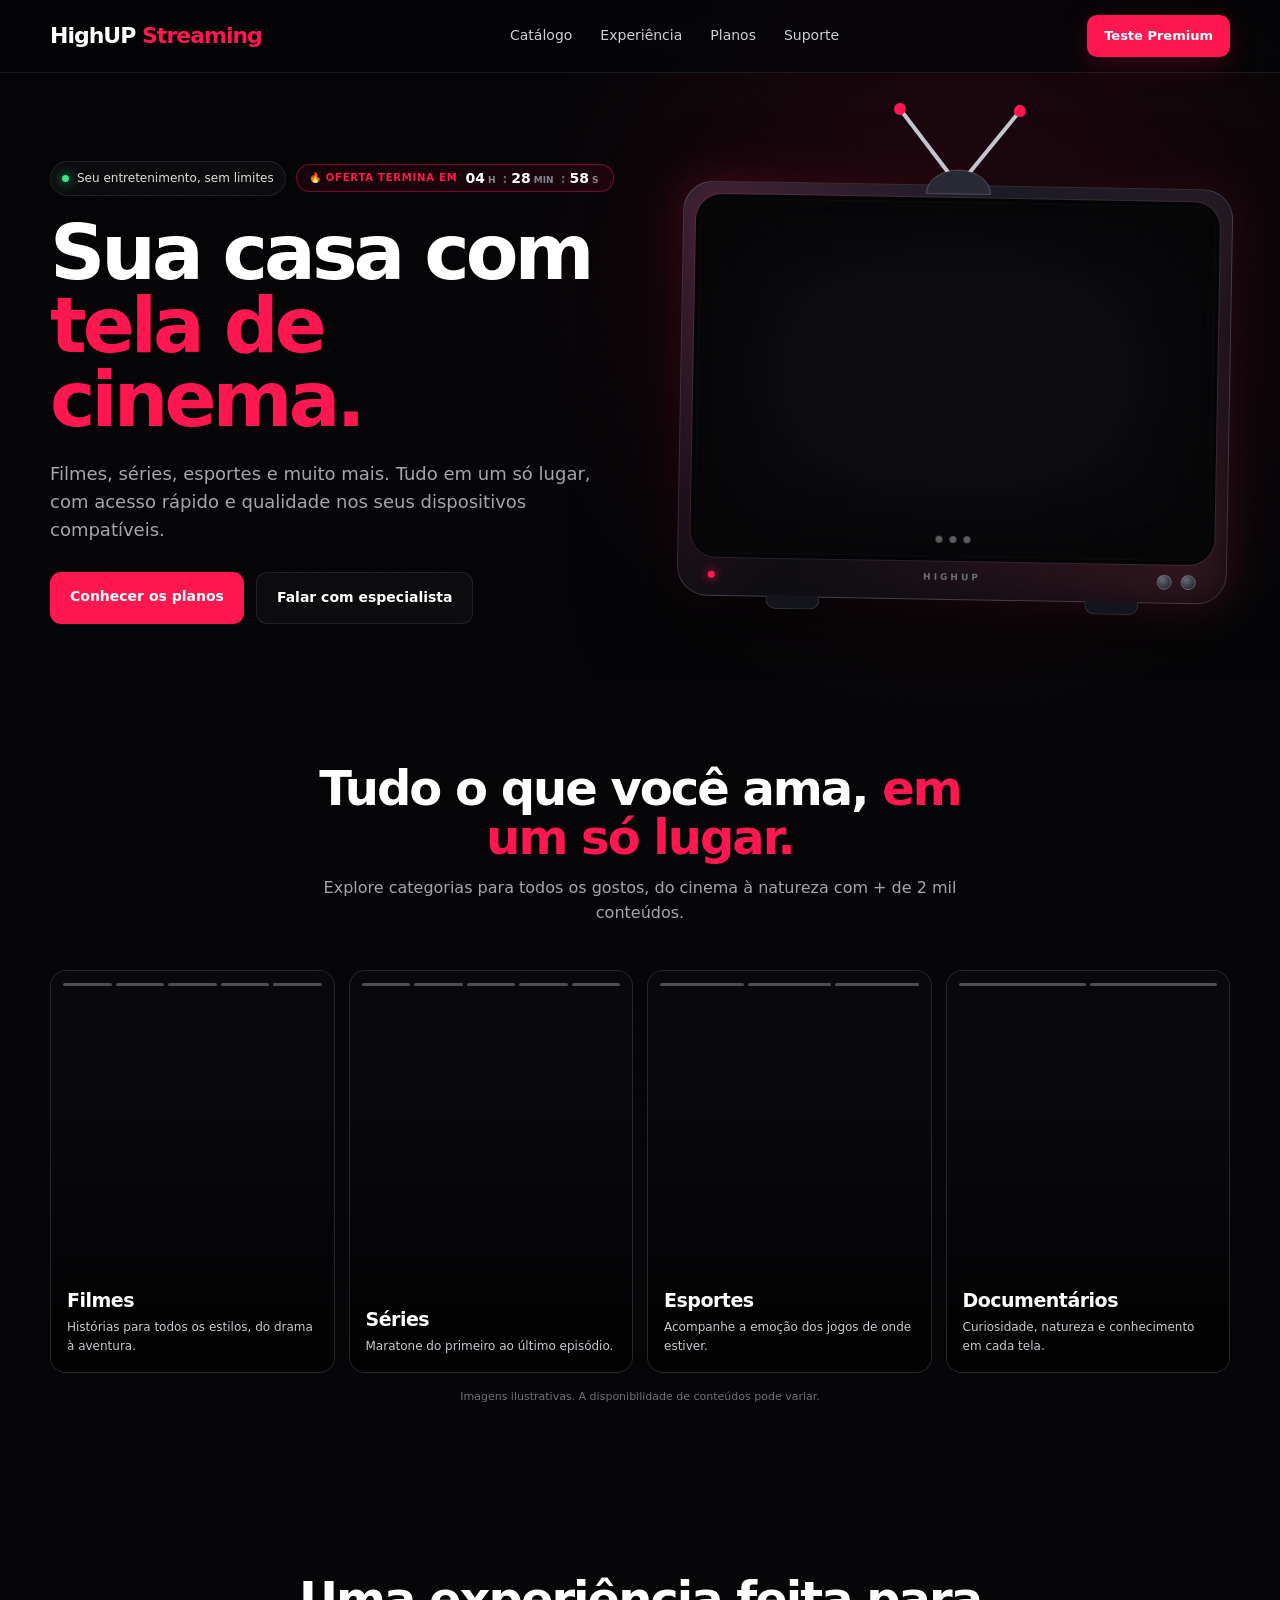
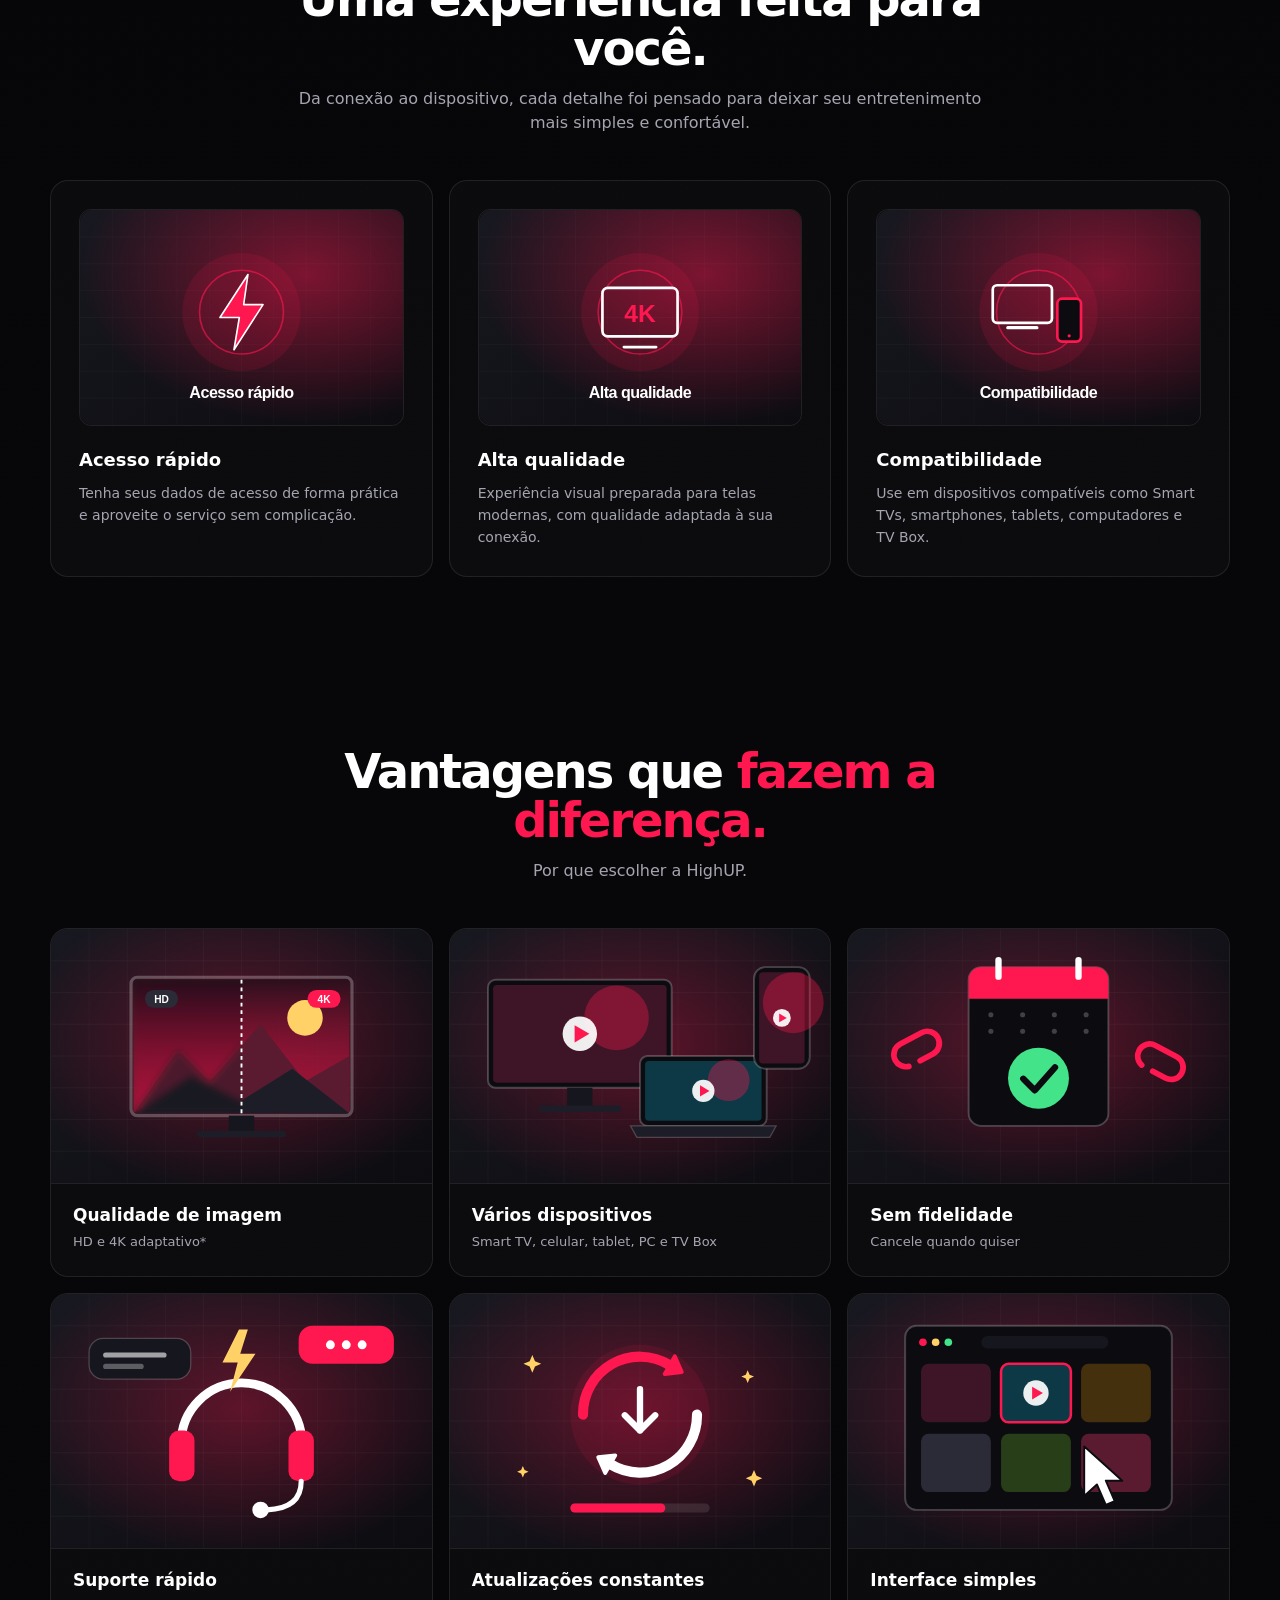
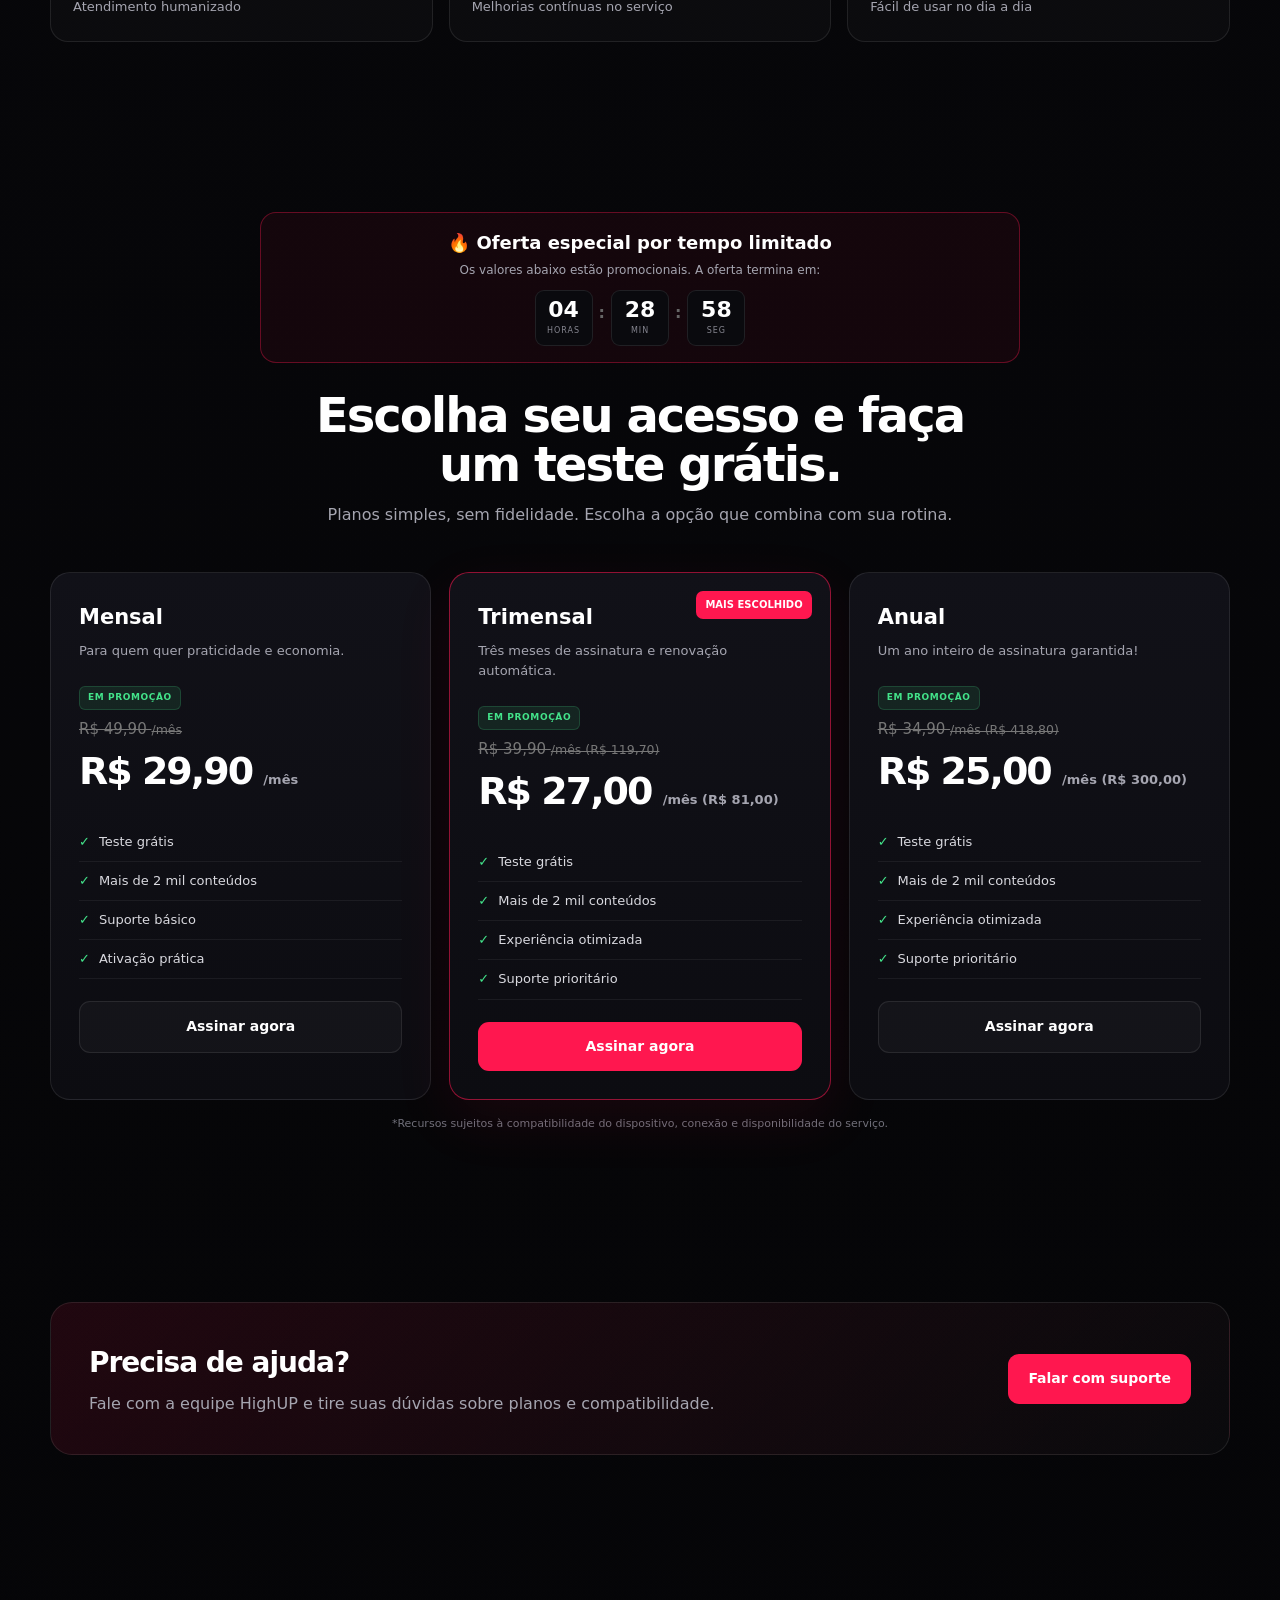
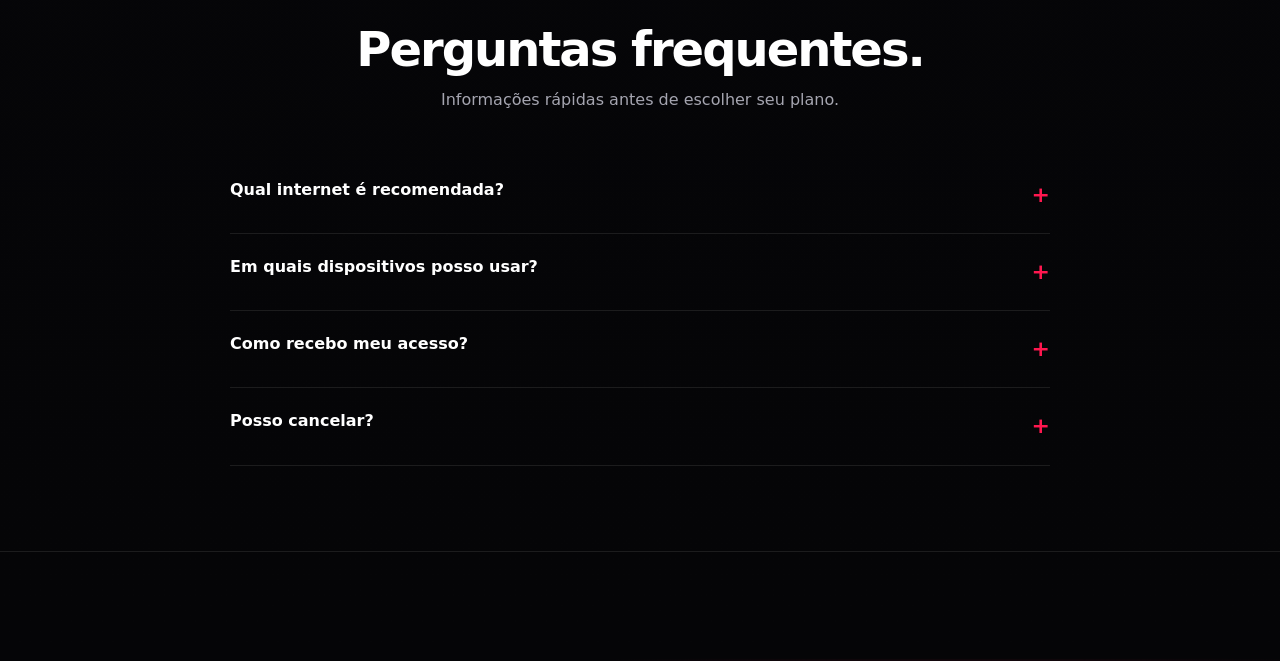
<file: index (1).html>
<!DOCTYPE html>
<html lang="pt-BR">
<head>
  <!-- Google tag (gtag.js) -->
<script async src="https://www.googletagmanager.com/gtag/js?id=G-75QJWQZ00Q"></script>
<script>
  window.dataLayer = window.dataLayer || [];
  function gtag(){dataLayer.push(arguments);}
  gtag('js', new Date());

  gtag('config', 'G-75QJWQZ00Q');
</script>
  <!-- Google Tag Manager -->
<script>(function(w,d,s,l,i){w[l]=w[l]||[];w[l].push({'gtm.start':
new Date().getTime(),event:'gtm.js'});var f=d.getElementsByTagName(s)[0],
j=d.createElement(s),dl=l!='dataLayer'?'&l='+l:'';j.async=true;j.src=
'https://www.googletagmanager.com/gtm.js?id='+i+dl;f.parentNode.insertBefore(j,f);
})(window,document,'script','dataLayer','GTM-TRCH4ZN9');</script>
<!-- End Google Tag Manager -->
  <meta charset="UTF-8">
  <script>document.documentElement.classList.add("js")</script>
  <meta name="viewport" content="width=device-width, initial-scale=1.0">
  <meta name="description" content="HighUP Streaming — entretenimento premium com acesso rápido e compatível com seus dispositivos.">
  <title>HighUP Streaming | Sua Casa com Tela de Cinema</title>
  <style>
    :root{
      --bg:#050507;
      --bg2:#0b0b10;
      --card:#111118;
      --card2:#16161f;
      --text:#fff;
      --muted:#a5a5b0;
      --line:rgba(255,255,255,.09);
      --accent:#ff174f;
      --accent2:#ff4d72;
      --max:1180px;
    }
    *{box-sizing:border-box;margin:0;padding:0}
    html{scroll-behavior:smooth}
    body{
      font-family:Inter,ui-sans-serif,system-ui,-apple-system,BlinkMacSystemFont,"Segoe UI",sans-serif;
      color:var(--text);background:
      radial-gradient(circle at 75% 5%,rgba(255,23,79,.13),transparent 28rem),
      linear-gradient(180deg,#050507 0%,#07070a 45%,#050507 100%);
      line-height:1.55;
    }
    a{text-decoration:none;color:inherit}
    .container{width:min(var(--max),calc(100% - 36px));margin:auto}
    header{
      position:sticky;top:0;z-index:20;
      backdrop-filter:blur(16px);
      background:rgba(5,5,7,.78);
      border-bottom:1px solid var(--line);
    }
    nav{height:72px;display:flex;align-items:center;justify-content:space-between;gap:24px}
    .brand{font-weight:900;letter-spacing:-1px;font-size:22px}
    .brand span{color:var(--accent)}
    .navlinks{display:flex;gap:28px;color:#cfcfd5;font-size:14px}
    .navlinks a:hover{color:#fff}
    .nav-cta{
      background:var(--accent);padding:11px 17px;border-radius:10px;
      font-weight:800;font-size:13px;box-shadow:0 8px 28px rgba(255,23,79,.2)
    }

    .hero{padding:88px 0 55px;overflow:hidden}
    .hero-grid{display:grid;grid-template-columns:1.03fr .97fr;align-items:center;gap:45px}
    .eyebrow{
      display:inline-flex;align-items:center;gap:8px;padding:7px 11px;border:1px solid var(--line);
      border-radius:999px;color:#ddd;font-size:12px;background:rgba(255,255,255,.03);margin-bottom:20px
    }
    .dot{width:7px;height:7px;border-radius:50%;background:#31e981;box-shadow:0 0 12px #31e981}
    h1{font-size:clamp(46px,6vw,78px);line-height:.96;letter-spacing:-4px;max-width:720px}
    h1 em{font-style:normal;color:var(--accent)}
    .hero p{margin:23px 0 29px;color:var(--muted);font-size:18px;max-width:600px}
    .buttons{display:flex;gap:12px;flex-wrap:wrap}
    .btn{padding:14px 20px;border-radius:11px;font-weight:800;font-size:14px}
    .btn-primary{background:var(--accent)}
    .btn-secondary{border:1px solid var(--line);background:rgba(255,255,255,.03)}
    .visual{
      min-height:390px;border:1px solid var(--line);border-radius:25px;padding:16px;
      background:linear-gradient(145deg,#181820,#0c0c11);box-shadow:0 35px 90px rgba(0,0,0,.5);
      transform:rotate(1deg)
    }
    .screen{height:100%;min-height:355px;border-radius:18px;overflow:hidden;position:relative;
      background:
        linear-gradient(180deg,transparent 35%,rgba(0,0,0,.85)),
        radial-gradient(circle at 70% 35%,#893247 0,#29101b 35%,#09090d 72%);
    }
    .hero-image{width:100%;height:100%;min-height:355px;object-fit:cover;border-radius:18px;display:block}
    .poster-art img{width:100%;height:100%;object-fit:cover;display:block;filter:saturate(.95)}
    .screen-content{position:absolute;left:25px;right:25px;bottom:24px}
    .screen-label{font-size:11px;color:#ddd;text-transform:uppercase;letter-spacing:2px}
    .screen-title{font-size:35px;font-weight:900;letter-spacing:-1px;margin:3px 0}
    .screen-copy{font-size:12px;color:#bbb;max-width:300px}


    /* ===== ANIMAÇÃO DO VISUAL ===== */
    /* Ciclo total = 18s (3 slides x 6s). Para 4 slides: use 24s e delays 0/6/12/18s, e ajuste os keyframes (veja % abaixo). */
    .visual{animation:float 7s ease-in-out infinite alternate;position:relative}
    .visual:before{content:"";position:absolute;inset:-2px;border-radius:27px;z-index:-1;
      background:linear-gradient(120deg,rgba(255,23,79,.55),transparent 40%,rgba(255,77,114,.4));filter:blur(22px);opacity:.45;animation:glow 4s ease-in-out infinite alternate}
    .slides{position:relative;height:100%;min-height:355px;border-radius:18px;overflow:hidden;background:#0b0b10}
    .slide{position:absolute;inset:0;width:100%;height:100%;object-fit:cover;display:block;opacity:0;
      animation:slidefade 18s infinite,slidezoom 18s infinite;will-change:opacity,transform}
    .slide:nth-of-type(2){animation-delay:6s}
    .slide:nth-of-type(3){animation-delay:12s}
    .slides:after{content:"";position:absolute;inset:0;pointer-events:none;
      background:linear-gradient(105deg,transparent 40%,rgba(255,255,255,.12) 50%,transparent 60%);
      transform:translateX(-120%);animation:shine 6s ease-in-out infinite}
    .slide-dots{position:absolute;left:0;right:0;bottom:14px;display:flex;justify-content:center;gap:7px;z-index:3}
    .slide-dots i{width:7px;height:7px;border-radius:50%;background:rgba(255,255,255,.35);animation:dot 18s infinite}
    .slide-dots i:nth-child(2){animation-delay:6s}
    .slide-dots i:nth-child(3){animation-delay:12s}
    /* uma imagem só */
    .slides.solo .slide{opacity:1;animation:slidesolo 14s ease-in-out infinite alternate}
    .slides.solo .slide-dots{display:none}
    @keyframes slidefade{0%{opacity:0}6%{opacity:1}33%{opacity:1}39%{opacity:0}100%{opacity:0}}
    @keyframes slidezoom{0%{transform:scale(1.02) translate(0,0)}39%{transform:scale(1.14) translate(-2%,-1.5%)}100%{transform:scale(1.14) translate(-2%,-1.5%)}}
    @keyframes slidesolo{from{transform:scale(1.02) translate(0,0)}to{transform:scale(1.14) translate(-2%,-1.5%)}}
    @keyframes dot{0%{background:rgba(255,255,255,.35)}6%,33%{background:var(--accent)}39%,100%{background:rgba(255,255,255,.35)}}
    @keyframes shine{0%,55%{transform:translateX(-120%)}100%{transform:translateX(120%)}}
    @keyframes float{from{transform:translateY(0) rotate(1deg)}to{transform:translateY(-12px) rotate(.4deg)}}
    @keyframes glow{from{opacity:.3}to{opacity:.65}}
    @media(prefers-reduced-motion:reduce){
      .visual,.visual:before,.slides:after,.slide,.slide-dots i{animation:none!important}
      .slide:first-of-type{opacity:1}
    }
    .poster-row{display:flex;gap:10px;overflow:hidden;padding:25px 0 5px}
    .poster{
      min-width:145px;height:205px;border-radius:13px;border:1px solid var(--line);
      background:linear-gradient(145deg,#292933,#0d0d12);position:relative;overflow:hidden
    }
    .poster:nth-child(2){background:linear-gradient(145deg,#45300e,#12100b)}
    .poster:nth-child(3){background:linear-gradient(145deg,#0d3845,#090d12)}
    .poster:nth-child(4){background:linear-gradient(145deg,#3e1527,#0d0b10)}
    .poster:nth-child(5){background:linear-gradient(145deg,#273e18,#090d0a)}
    .poster span{position:absolute;left:13px;bottom:12px;font-weight:900;font-size:14px}

    section{padding:85px 0}
    .section-head{text-align:center;max-width:700px;margin:0 auto 44px}
    .section-head h2{font-size:clamp(31px,4vw,48px);line-height:1.02;letter-spacing:-2px}
    .section-head p{color:var(--muted);margin-top:14px}
    .features{display:grid;grid-template-columns:repeat(3,1fr);gap:16px}
    .feature{
      padding:28px;border:1px solid var(--line);border-radius:18px;background:rgba(255,255,255,.025)
    }
    .feature-img{width:100%;height:auto;display:block;border-radius:12px;margin-bottom:20px;border:1px solid var(--line)}
    .feature h3{font-size:18px;margin-bottom:9px}
    .feature p{color:var(--muted);font-size:14px}

    .plans{display:grid;grid-template-columns:repeat(3,1fr);gap:18px;align-items:stretch}
    .plan{
      border:1px solid var(--line);background:linear-gradient(180deg,#111118,#0c0c11);
      border-radius:20px;padding:28px;position:relative
    }
    .plan.featured{border-color:rgba(255,23,79,.55);box-shadow:0 20px 60px rgba(255,23,79,.08)}
    .tag{position:absolute;right:18px;top:18px;background:var(--accent);font-size:10px;font-weight:900;padding:6px 9px;border-radius:7px}
    .plan h3{font-size:21px}
    .plan .desc{color:var(--muted);font-size:13px;margin:7px 0 22px}
    .price{font-size:38px;font-weight:900;letter-spacing:-2px}
    .price small{font-size:13px;color:var(--muted);letter-spacing:0}
    .plan ul{list-style:none;margin:22px 0}
    .plan li{padding:9px 0;border-bottom:1px solid rgba(255,255,255,.06);font-size:13px;color:#d9d9df}
    .plan li::before{content:"✓";color:#43e38a;font-weight:900;margin-right:9px}
    .plan .btn{display:block;text-align:center}

    .catalog-grid{display:grid;grid-template-columns:repeat(4,1fr);gap:14px}
    .cat-card{position:relative;border-radius:16px;overflow:hidden;border:1px solid var(--line);aspect-ratio:600/850;background:var(--card)}
    .cat-slides{position:absolute;inset:0;overflow:hidden;background:#09090d}
    .cat-slide{position:absolute;inset:0;width:100%;height:100%;object-fit:cover;opacity:0;transform:scale(1.04);animation:catfade 15s infinite ease-in-out}
    .cat-slide:nth-child(1){animation-delay:0s}.cat-slide:nth-child(2){animation-delay:3s}.cat-slide:nth-child(3){animation-delay:6s}.cat-slide:nth-child(4){animation-delay:9s}.cat-slide:nth-child(5){animation-delay:12s}
    .cat-card[data-slides="3"] .cat-slide{animation-duration:9s}.cat-card[data-slides="3"] .cat-slide:nth-child(1){animation-delay:0s}.cat-card[data-slides="3"] .cat-slide:nth-child(2){animation-delay:3s}.cat-card[data-slides="3"] .cat-slide:nth-child(3){animation-delay:6s}
    .cat-card[data-slides="2"] .cat-slide{animation-duration:6s}.cat-card[data-slides="2"] .cat-slide:nth-child(1){animation-delay:0s}.cat-card[data-slides="2"] .cat-slide:nth-child(2){animation-delay:3s}
    @keyframes catfade{0%,7%{opacity:0;transform:scale(1.04)}14%,45%{opacity:1;transform:scale(1.1)}53%,100%{opacity:0;transform:scale(1.14)}}
    .cat-slides:after{content:"";position:absolute;inset:0;background:linear-gradient(180deg,rgba(0,0,0,.04) 35%,rgba(0,0,0,.88));pointer-events:none}
    .cat-dots{position:absolute;top:12px;left:12px;right:12px;display:flex;gap:4px;z-index:4}.cat-dots i{height:3px;flex:1;border-radius:9px;background:rgba(255,255,255,.28)}
    .cat-info{z-index:5}
    .cat-card img{width:100%;height:100%;object-fit:cover;display:block;transition:transform .4s}
    .cat-card:hover img{transform:scale(1.05)}
    .cat-info{position:absolute;left:16px;right:16px;bottom:16px}
    .cat-info h3{font-size:19px;letter-spacing:-.5px}
    .cat-info p{font-size:12px;color:#c9c9d1;margin-top:3px}
    .benefits{display:grid;grid-template-columns:repeat(3,1fr);gap:16px}
    .benefit{display:flex;flex-direction:column;border:1px solid var(--line);border-radius:18px;background:rgba(255,255,255,.025);overflow:hidden}
    .benefit img{width:100%;height:auto;display:block;border-bottom:1px solid var(--line)}
    .benefit div{padding:18px 22px 24px}
    .benefit h3{font-size:17px;margin-bottom:4px}
    .benefit p{color:var(--muted);font-size:13px}
    .faq{max-width:820px;margin:auto}
    details{border-bottom:1px solid var(--line);padding:21px 0}
    summary{cursor:pointer;font-weight:800;list-style:none;display:flex;justify-content:space-between}
    summary::-webkit-details-marker{display:none}
    summary::after{content:"+";color:var(--accent);font-size:22px}
    details[open] summary::after{content:"−"}
    details p{color:var(--muted);font-size:14px;padding:13px 30px 0 0}

    .support{
      border:1px solid var(--line);border-radius:22px;padding:38px;
      background:linear-gradient(135deg,rgba(255,23,79,.11),rgba(255,255,255,.025));
      display:flex;align-items:center;justify-content:space-between;gap:25px
    }
    .support h2{font-size:28px;letter-spacing:-1px}
    .support p{color:var(--muted);margin-top:7px}
    footer{border-top:1px solid var(--line);padding:32px 0;color:#85858f;font-size:12px}
    .footer-row{display:flex;justify-content:space-between;gap:20px}
    .footer-brand{font-weight:900;color:#ddd;font-size:16px}

    @media(max-width:850px){
      .navlinks{display:none}
      .hero-grid{grid-template-columns:1fr}
      .visual{transform:none;animation:none}
      .features,.plans{grid-template-columns:1fr}
      .benefits{grid-template-columns:repeat(2,1fr)}
      .catalog-grid{grid-template-columns:repeat(3,1fr)}
      .support,.footer-row{flex-direction:column;align-items:flex-start}
      h1{letter-spacing:-2.5px}
    }
    @media(max-width:520px){
      .container{width:min(var(--max),calc(100% - 24px))}
      .hero{padding-top:58px}
      .visual{min-height:300px}
      .screen{min-height:268px}
      .catalog-grid{grid-template-columns:repeat(2,1fr)}
      .benefits{gap:12px}
      .benefit{border-radius:14px}
      .benefit div{padding:12px 14px 16px}
      .benefit h3{font-size:14px}
      .benefit p{font-size:11.5px}
      section{padding:65px 0}
    }

    /* ===== VINHETA NO VISUAL =====
       Ajuste a força: troque .55 / .95 (opacidade das bordas) e 70px / 18px (largura do esfumado). */
    .slides:before{content:"";position:absolute;inset:0;z-index:2;pointer-events:none;border-radius:inherit;
      background:radial-gradient(ellipse at 50% 48%,transparent 46%,rgba(5,5,7,.55) 76%,rgba(5,5,7,.95) 100%);
      box-shadow:inset 0 0 70px 18px rgba(5,5,7,.9),inset 0 0 0 1px rgba(255,255,255,.06)}
    .slides:after{z-index:2}

    /* ===== ANIMAÇÕES AO ROLAR A PÁGINA ===== */
    .scroll-progress{position:fixed;top:0;left:0;width:100%;height:3px;z-index:50;transform-origin:0 50%;transform:scaleX(0);
      background:linear-gradient(90deg,var(--accent),var(--accent2));pointer-events:none}
    header{transition:background .3s,box-shadow .3s}
    nav{transition:height .3s}
    header.scrolled{background:rgba(5,5,7,.94);box-shadow:0 10px 30px rgba(0,0,0,.35)}
    header.scrolled nav{height:60px}
    .js .reveal{opacity:0;transform:translate3d(0,34px,0);
      transition:opacity .9s cubic-bezier(.2,.7,.2,1) var(--d,0s),transform .9s cubic-bezier(.2,.7,.2,1) var(--d,0s)}
    .js .reveal.r-left{transform:translate3d(-42px,0,0)}
    .js .reveal.r-right{transform:translate3d(42px,0,0)}
    .js .reveal.r-zoom{transform:scale(.92)}
    .js .reveal.in{opacity:1;transform:none}
    .js .reveal.done{transition:transform .3s ease,border-color .3s ease,box-shadow .3s ease}
    .js .reveal.done.lift:hover{transform:translateY(-6px)}
    .feature.lift:hover,.benefit.lift:hover,.plan.lift:hover{border-color:rgba(255,23,79,.45)}
    @media(prefers-reduced-motion:reduce){
      .js .reveal{opacity:1;transform:none;transition:none}
      .scroll-progress{display:none}
      .cat-slide{animation:none!important}.cat-slide:first-child{opacity:1;transform:none}
    }


    /* ===== OFERTA COMPACTA (ao lado do "Seu entretenimento, sem limites") ===== */
    .hero-top{display:flex;align-items:center;flex-wrap:wrap;gap:10px;margin-bottom:20px}
    .hero-top .eyebrow{margin-bottom:0}
    .mini-promo{display:inline-flex;align-items:center;gap:8px;padding:6px 12px;border-radius:999px;
      border:1px solid rgba(255,23,79,.4);background:rgba(255,23,79,.08);font-size:12px;line-height:1}
    .mini-promo-label{color:var(--accent);font-size:10px;font-weight:900;letter-spacing:.8px;text-transform:uppercase;white-space:nowrap}
    .mini-promo-clock{display:inline-flex;align-items:baseline;gap:3px;font-variant-numeric:tabular-nums;font-weight:900;color:#fff}
    .mini-promo-clock b{font-size:14px}
    .mini-promo-clock small{font-size:9px;color:#85858f;font-weight:700;text-transform:uppercase;margin-right:3px}
    .mini-promo-clock i{font-style:normal;color:#666;margin:0 1px}
    @media(max-width:520px){
      .hero-top{gap:8px}
      .mini-promo{padding:6px 10px}
    }

    /* ===== PROMOÇÃO DOS PLANOS ===== */
    .promo-banner{margin:0 auto 28px;max-width:760px;text-align:center;border:1px solid rgba(255,23,79,.35);background:rgba(255,23,79,.06);border-radius:16px;padding:16px 20px}
    .promo-banner strong{display:block;font-size:18px;color:#fff;margin-bottom:4px}
    .promo-banner p{color:var(--muted);font-size:12px}
    .promo-countdown{display:flex;justify-content:center;align-items:center;gap:6px;margin-top:10px}
    .promo-time{min-width:58px;padding:8px 7px;border-radius:9px;background:#0a0a0e;border:1px solid var(--line)}
    .promo-time b{display:block;font-size:22px;line-height:1;font-variant-numeric:tabular-nums}
    .promo-time span{display:block;color:#85858f;font-size:8px;text-transform:uppercase;margin-top:4px;letter-spacing:1px}
    .promo-sep{font-weight:900;color:#666;transform:translateY(-5px)}
    .old-price{color:#777;font-size:15px;text-decoration:line-through;margin-bottom:1px}
    .price.promo-active{margin-top:0}
    .promo-label{display:inline-block;background:rgba(67,227,138,.1);color:#43e38a;border:1px solid rgba(67,227,138,.18);padding:4px 8px;border-radius:6px;font-size:9px;font-weight:900;letter-spacing:.6px;margin-bottom:8px}

    /* ===== VISUAL EM FORMATO DE TV COM ANTENAS ===== */
    .visual{padding:16px 16px 42px;border-radius:30px;border:1px solid rgba(255,255,255,.14);
      background:linear-gradient(160deg,#23232e,#101016 55%,#0a0a0e)}
    .visual .slides{border-radius:22px;box-shadow:0 0 0 4px #050507,0 0 0 5px rgba(255,255,255,.08)}
    .tv-antenna{position:absolute;left:50%;top:-84px;width:200px;height:90px;transform:translateX(-50%);pointer-events:none;z-index:-1}
    .tv-antenna svg{width:100%;height:100%;display:block;overflow:visible}
    .tv-controls{position:absolute;left:30px;right:30px;bottom:12px;height:18px;display:flex;align-items:center;justify-content:flex-end;gap:9px}
    .tv-led{width:7px;height:7px;border-radius:50%;margin-right:auto;background:var(--accent);box-shadow:0 0 10px var(--accent);animation:tvled 2.4s ease-in-out infinite}
    .tv-knob{width:15px;height:15px;border-radius:50%;border:1px solid rgba(255,255,255,.2);
      background:radial-gradient(circle at 35% 30%,#6a6a78,#17171f)}
    .tv-brand{position:absolute;left:50%;transform:translateX(-50%);font-size:9px;font-weight:900;letter-spacing:3px;color:#6d6d79;text-transform:uppercase}
    .tv-feet{position:absolute;left:0;right:0;bottom:-13px;display:flex;justify-content:space-between;padding:0 16%;pointer-events:none}
    .tv-feet i{width:54px;height:14px;background:#14141c;border:1px solid rgba(255,255,255,.12);border-top:none;border-radius:0 0 10px 10px}
    @keyframes tvled{0%,100%{opacity:1}50%{opacity:.35}}
    @media(max-width:850px){.visual{margin-top:64px}}
    @media(max-width:520px){.tv-antenna{width:160px;height:72px;top:-68px}.visual{margin-top:56px}}
    @media(prefers-reduced-motion:reduce){.tv-led{animation:none}}
  </style>
</head>
<body>

<div class="scroll-progress" aria-hidden="true"></div>

<header>
  <div class="container">
    <nav>
      <a href="#" class="brand">HighUP <span>Streaming</span></a>
      <div class="navlinks">
        <a href="#catalogo">Catálogo</a>
        <a href="#experiencia">Experiência</a>
        <a href="#planos">Planos</a>
        <a href="#faq">Suporte</a>
      </div>
      <a href="https://wa.me/5588993271018?text=Ol%C3%A1%2C%20gostaria%20de%20saber%20mais%20sobre%20o%20servi%C3%A7o%20HighUp.%20Como%20posso%20prosseguir%3F" class="nav-cta" target="_blank" rel="noopener">Teste Premium</a>
    </nav>
  </div>
</header>

<main>
  <section class="hero">
    <div class="container hero-grid">
      <div>
        <div class="hero-top">
          <div class="eyebrow"><span class="dot"></span> Seu entretenimento, sem limites</div>
          <div class="mini-promo" role="timer" aria-label="Tempo restante da promoção">
            <span class="mini-promo-label">🔥 Oferta termina em</span>
            <span class="mini-promo-clock"><b id="topPromoHours">04</b><small>h</small><i>:</i><b id="topPromoMinutes">29</b><small>min</small><i>:</i><b id="topPromoSeconds">00</b><small>s</small></span>
          </div>
        </div>
        <h1>Sua casa com <em>tela de cinema.</em></h1>
        <p>Filmes, séries, esportes e muito mais. Tudo em um só lugar, com acesso rápido e qualidade nos seus dispositivos compatíveis.</p>
        <div class="buttons">
          <a class="btn btn-primary" href="#planos">Conhecer os planos</a>
          <a class="btn btn-secondary" href="https://wa.me/5588993271018?text=Ol%C3%A1%2C%20gostaria%20de%20saber%20mais%20sobre%20o%20servi%C3%A7o%20HighUp.
          %20Como%20posso%20prosseguir%3F" target="_blank" rel="noopener">Falar com especialista</a>
        </div>
      </div>
      <div class="visual">
        <!-- VISUAL ANIMADO
             • Para TROCAR as imagens: altere o src de cada <img class="slide"> abaixo.
             • Para usar UMA imagem só (com zoom suave): adicione a classe "solo" em <div class="slides"> e apague as outras duas <img>.
             • Para ter mais slides: copie uma <img class="slide"> e ajuste o tempo no CSS (veja "ANIMAÇÃO DO VISUAL"). -->
        <div class="tv-antenna" aria-hidden="true">
          <svg viewBox="0 0 200 90" fill="none" stroke-linecap="round">
            <line x1="100" y1="84" x2="40" y2="8" stroke="#c4c5d0" stroke-width="4"/>
            <line x1="100" y1="84" x2="160" y2="8" stroke="#c4c5d0" stroke-width="4"/>
            <circle cx="40" cy="8" r="6" fill="#ff174f"/>
            <circle cx="160" cy="8" r="6" fill="#ff174f"/>
            <path d="M68 92A32 24 0 0 1 132 92Z" fill="#2a2a36" stroke="rgba(255,255,255,.2)"/>
          </svg>
        </div>
        <div class="slides">
          <img class="slide" src="imagens_highup/highup-visual.jpg" alt="HighUP Streaming — entretenimento em múltiplos dispositivos">
          <img class="slide" src="imagens_highup/highup-visual2.jpg" alt="Filmes">
          <img class="slide" src="imagens_highup/highup-visual3.png" alt="Esportes">
          <div class="slide-dots" aria-hidden="true"><i></i><i></i><i></i></div>
        </div>
        <div class="tv-controls" aria-hidden="true"><i class="tv-led"></i><span class="tv-brand">HighUP</span><span class="tv-knob"></span><span class="tv-knob"></span></div>
        <div class="tv-feet" aria-hidden="true"><i></i><i></i></div>
      </div>
    </div>

  </section>

  <section id="catalogo">
    <div class="container">
      <div class="section-head">
        <h2>Tudo o que você ama, <span style="color:var(--accent)">em um só lugar.</span></h2>
        <p>Explore categorias para todos os gostos, do cinema à natureza com + de 2 mil conteúdos.</p>
      </div>
      <div class="catalog-grid">
        <article class="cat-card" data-slides="5">
          <div class="cat-slides" aria-label="Carrossel de Filmes">
            <img class="cat-slide" src="imagens_highup/filmes-1.jpg" alt="" loading="lazy">
            <img class="cat-slide" src="imagens_highup/filmes-2.jpg" alt="" loading="lazy">
            <img class="cat-slide" src="imagens_highup/filmes-3.jpg" alt="" loading="lazy">
            <img class="cat-slide" src="imagens_highup/filmes-4.jpg" alt="" loading="lazy">
            <img class="cat-slide" src="imagens_highup/filmes-5.jpg" alt="" loading="lazy">
            <div class="cat-dots" aria-hidden="true"><i></i><i></i><i></i><i></i><i></i></div>
          </div>
          <div class="cat-info"><h3>Filmes</h3><p>Histórias para todos os estilos, do drama à aventura.</p></div>
        </article>
        <article class="cat-card" data-slides="5">
          <div class="cat-slides" aria-label="Carrossel de Séries">
            <img class="cat-slide" src="imagens_highup/series-1.jpg" alt="" loading="lazy">
            <img class="cat-slide" src="imagens_highup/series-2.jpg" alt="" loading="lazy">
            <img class="cat-slide" src="imagens_highup/series-3.jpg" alt="" loading="lazy">
            <img class="cat-slide" src="imagens_highup/series-4.jpg" alt="" loading="lazy">
            <img class="cat-slide" src="imagens_highup/series-5.jpg" alt="" loading="lazy">
            <div class="cat-dots" aria-hidden="true"><i></i><i></i><i></i><i></i><i></i></div>
          </div>
          <div class="cat-info"><h3>Séries</h3><p>Maratone do primeiro ao último episódio.</p></div>
        </article>
        <article class="cat-card" data-slides="3">
          <div class="cat-slides" aria-label="Carrossel de Esportes">
            <img class="cat-slide" src="imagens_highup/esportes-1.jpg" alt="" loading="lazy">
            <img class="cat-slide" src="imagens_highup/esportes-2.jpg" alt="" loading="lazy">
            <img class="cat-slide" src="imagens_highup/esportes-3.jpg" alt="" loading="lazy">
            <div class="cat-dots" aria-hidden="true"><i></i><i></i><i></i></div>
          </div>
          <div class="cat-info"><h3>Esportes</h3><p>Acompanhe a emoção dos jogos de onde estiver.</p></div>
        </article>
        <article class="cat-card" data-slides="2">
          <div class="cat-slides" aria-label="Carrossel de Documentários">
            <img class="cat-slide" src="imagens_highup/documentarios-1.jpg" alt="" loading="lazy">
            <img class="cat-slide" src="imagens_highup/documentarios-2.png" alt="" loading="lazy">
            <div class="cat-dots" aria-hidden="true"><i></i><i></i></div>
          </div>
          <div class="cat-info"><h3>Documentários</h3><p>Curiosidade, natureza e conhecimento em cada tela.</p></div>
        </article>
      </div>
      <p style="color:#70707a;font-size:11px;text-align:center;margin-top:15px">Imagens ilustrativas. A disponibilidade de conteúdos pode variar.</p>
    </div>
  </section>

  <section id="experiencia">
    <div class="container">
      <div class="section-head">
        <h2>Uma experiência feita para você.</h2>
        <p>Da conexão ao dispositivo, cada detalhe foi pensado para deixar seu entretenimento mais simples e confortável.</p>
      </div>
      <div class="features">
        <article class="feature">
          <img class="feature-img" src="imagens_highup/feature-acesso-rapido.svg" alt="Acesso rápido" loading="lazy">
          <h3>Acesso rápido</h3>
          <p>Tenha seus dados de acesso de forma prática e aproveite o serviço sem complicação.</p>
        </article>
        <article class="feature">
          <img class="feature-img" src="imagens_highup/feature-alta-qualidade.svg" alt="Alta qualidade" loading="lazy">
          <h3>Alta qualidade</h3>
          <p>Experiência visual preparada para telas modernas, com qualidade adaptada à sua conexão.</p>
        </article>
        <article class="feature">
          <img class="feature-img" src="imagens_highup/feature-compatibilidade.svg" alt="Compatibilidade" loading="lazy">
          <h3>Compatibilidade</h3>
          <p>Use em dispositivos compatíveis como Smart TVs, smartphones, tablets, computadores e TV Box.</p>
        </article>
      </div>
    </div>
  </section>

  <section id="vantagens">
    <div class="container">
      <div class="section-head">
        <h2>Vantagens que <span style="color:var(--accent)">fazem a diferença.</span></h2>
        <p>Por que escolher a HighUP.</p>
      </div>
      <div class="benefits">
        <div class="benefit"><img src="imagens_highup/vantagem-qualidade.svg" alt="Qualidade de imagem" loading="lazy"><div><h3>Qualidade de imagem</h3><p>HD e 4K adaptativo*</p></div></div>
        <div class="benefit"><img src="imagens_highup/vantagem-dispositivos.svg" alt="Vários dispositivos" loading="lazy"><div><h3>Vários dispositivos</h3><p>Smart TV, celular, tablet, PC e TV Box</p></div></div>
        <div class="benefit"><img src="imagens_highup/vantagem-sem-fidelidade.svg" alt="Sem fidelidade" loading="lazy"><div><h3>Sem fidelidade</h3><p>Cancele quando quiser</p></div></div>
        <div class="benefit"><img src="imagens_highup/vantagem-suporte.svg" alt="Suporte rápido" loading="lazy"><div><h3>Suporte rápido</h3><p>Atendimento humanizado</p></div></div>
        <div class="benefit"><img src="imagens_highup/vantagem-atualizacoes.svg" alt="Atualizações constantes" loading="lazy"><div><h3>Atualizações constantes</h3><p>Melhorias contínuas no serviço</p></div></div>
        <div class="benefit"><img src="imagens_highup/vantagem-interface.svg" alt="Interface simples" loading="lazy"><div><h3>Interface simples</h3><p>Fácil de usar no dia a dia</p></div></div>
      </div>
    </div>
  </section>

  <section id="planos">
    <div class="container">
      <div class="promo-banner">
        <strong>🔥 Oferta especial por tempo limitado</strong>
        <p>Os valores abaixo estão promocionais. A oferta termina em:</p>
        <div class="promo-countdown" aria-label="Tempo restante da promoção">
          <div class="promo-time"><b id="promoHours">04</b><span>horas</span></div>
          <div class="promo-sep">:</div>
          <div class="promo-time"><b id="promoMinutes">29</b><span>min</span></div>
          <div class="promo-sep">:</div>
          <div class="promo-time"><b id="promoSeconds">00</b><span>seg</span></div>
        </div>
      </div>
      <div class="section-head">
        <h2>Escolha seu acesso e faça um teste grátis.</h2>
        <p>Planos simples, sem fidelidade. Escolha a opção que combina com sua rotina.</p>
      </div>
      <div class="plans">
        <article class="plan">
          <h3>Mensal</h3>
          <p class="desc">Para quem quer praticidade e economia.</p>
          <div class="promo-label">EM PROMOÇÃO</div>
          <div class="old-price">R$ 49,90 <small>/mês</small></div>
          <div class="price promo-active">R$ 29,90 <small>/mês</small></div>
          <ul>
            <li>Teste grátis</li>
            <li>Mais de 2 mil conteúdos</li>
            <li>Suporte básico</li>
            <li>Ativação prática</li>
          </ul>
          <a href="https://wa.me/5588993271018?text=Ol%C3%A1%2C%20gostaria%20de%20saber%20mais%20sobre%20o%20servi%C3%A7o%20HighUp.%20Como%20posso%20prosseguir%3F" class="btn btn-secondary" target="_blank" rel="noopener">Assinar agora</a>
        </article>

        <article class="plan featured">
          <div class="tag">MAIS ESCOLHIDO</div>
          <h3>Trimensal</h3>
          <p class="desc">Três meses de assinatura e renovação automática.</p>
          <div class="promo-label">EM PROMOÇÃO</div>
          <div class="old-price">R$ 39,90 <small>/mês (R$ 119,70)</small></div>
          <div class="price promo-active">R$ 27,00 <small>/mês (R$ 81,00)</small></div>
          <ul>
            <li>Teste grátis</li>
            <li>Mais de 2 mil conteúdos</li>
            <li>Experiência otimizada</li>
            <li>Suporte prioritário</li>
          </ul>
          <a href="https://wa.me/5588993271018?text=Ol%C3%A1%2C%20gostaria%20de%20saber%20mais%20sobre%20servi%C3%A7o%20HighUp.%20Como%20posso%20prosseguir%3F" class="btn btn-primary" target="_blank" rel="noopener">Assinar agora</a>
        </article>

        <article class="plan">
          <h3>Anual</h3>
          <p class="desc">Um ano inteiro de assinatura garantida!</p>
          <div class="promo-label">EM PROMOÇÃO</div>
          <div class="old-price">R$ 34,90 <small>/mês (R$ 418,80)</small></div>
          <div class="price promo-active">R$ 25,00 <small>/mês (R$ 300,00)</small></div>
          <ul>
            <li>Teste grátis</li>
            <li>Mais de 2 mil conteúdos</li>
            <li>Experiência otimizada</li>
            <li>Suporte prioritário</li>
          </ul>
          <a href="https://wa.me/5588993271018?text=Ol%C3%A1%2C%20gostaria%20de%20saber%20mais%20sobre%20o%20servi%C3%A7o%20HighUp.%20Como%20posso%20prosseguir%3F" class="btn btn-secondary" target="_blank" rel="noopener">Assinar agora</a>
        </article>
      </div>
      <p style="color:#70707a;font-size:11px;text-align:center;margin-top:15px">*Recursos sujeitos à compatibilidade do dispositivo, conexão e disponibilidade do serviço.</p>
    </div>
  </section>

  <section id="suporte">
    <div class="container">
      <div class="support">
        <div>
          <h2>Precisa de ajuda?</h2>
          <p>Fale com a equipe HighUP e tire suas dúvidas sobre planos e compatibilidade.</p>
        </div>
        <a href="https://wa.me/5588993271018?text=Preciso%20de%20suporte%20no%20servi%C3%A7o%20HighUp." class="btn btn-primary" target="_blank" rel="noopener">Falar com suporte</a>
      </div>
    </div>
  </section>

  <section id="faq">
    <div class="container">
      <div class="section-head">
        <h2>Perguntas frequentes.</h2>
        <p>Informações rápidas antes de escolher seu plano.</p>
      </div>
      <div class="faq">
        <details>
          <summary>Qual internet é recomendada?</summary>
          <p>Uma conexão estável é mais importante do que apenas a velocidade máxima. Para conteúdos em maior resolução, recomenda-se uma conexão de fibra ou equivalente.</p>
        </details>
        <details>
          <summary>Em quais dispositivos posso usar?</summary>
          <p>A compatibilidade depende do aplicativo ou método de acesso disponibilizado pelo serviço. Consulte o suporte para confirmar seu aparelho.</p>
        </details>
        <details>
          <summary>Como recebo meu acesso?</summary>
          <p>Após a confirmação da contratação, as instruções de acesso são enviadas pelo canal de atendimento informado no momento da compra.</p>
        </details>
        <details>
          <summary>Posso cancelar?</summary>
          <p>Consulte as condições do plano escolhido e o procedimento de cancelamento informado no momento da contratação.</p>
        </details>
      </div>
    </div>
  </section>
</main>

<footer>
  <div class="container footer-row">
    <div>
      <div class="footer-brand">HighUP Streaming</div>
      <div>Entretenimento do seu jeito.</div>
    </div>
    <div>© 2026 HighUP Streaming. Todos os direitos reservados.</div>
  </div>
</footer>


<script>
(function(){
  var h=document.getElementById('promoHours');
  var m=document.getElementById('promoMinutes');
  var sec=document.getElementById('promoSeconds');
  var th=document.getElementById('topPromoHours');
  var tm=document.getElementById('topPromoMinutes');
  var ts=document.getElementById('topPromoSeconds');
  if(!h||!m||!sec)return;
  var duration=4*60*60+29*60;
  var end=Date.now()+duration*1000;
  function pad(n){return String(n).padStart(2,'0')}
  function update(){
    var remaining=Math.max(0,Math.ceil((end-Date.now())/1000));
    if(remaining<=0){end=Date.now()+duration*1000;remaining=duration;}
    var hours=pad(Math.floor(remaining/3600));
    var minutes=pad(Math.floor((remaining%3600)/60));
    var seconds=pad(remaining%60);
    h.textContent=hours;
    m.textContent=minutes;
    sec.textContent=seconds;
    if(th)th.textContent=hours;
    if(tm)tm.textContent=minutes;
    if(ts)ts.textContent=seconds;
  }
  update();
  setInterval(update,1000);
})();
</script>

<script>
(function(){
  var reduce = window.matchMedia && matchMedia('(prefers-reduced-motion: reduce)').matches;

  /* Quais elementos animam ao rolar, e de que jeito.
     Formato: ['seletor', 'efeito', levanta-no-hover?]
     Efeitos: '' (sobe), 'r-left' (vem da esquerda), 'r-right' (da direita), 'r-zoom' (cresce). */
  var alvos = [
    ['.hero-grid > div:first-child > *', '', false],
    ['.section-head', '', false],
    ['.cat-card', 'r-zoom', true],
    ['.feature', '', true],
    ['.benefit', '', true],
    ['.plan', '', true],
    ['.support', 'r-zoom', false],
    ['details', 'r-left', false],
    ['.footer-row', '', false]
  ];

  var itens = [];
  alvos.forEach(function(a){
    var pais = new Map();
    document.querySelectorAll(a[0]).forEach(function(el){
      var pai = el.parentElement, i = pais.get(pai) || 0;
      pais.set(pai, i + 1);
      el.classList.add('reveal');
      if (a[1]) el.classList.add(a[1]);
      if (a[2]) el.classList.add('lift');
      el.style.setProperty('--d', Math.min(i * 0.11, 0.55) + 's');
      itens.push(el);
    });
  });

  if (reduce || !('IntersectionObserver' in window)) {
    itens.forEach(function(el){ el.classList.add('in','done'); });
  } else {
    var io = new IntersectionObserver(function(entries){
      entries.forEach(function(e){
        if (!e.isIntersecting) return;
        var el = e.target;
        el.classList.add('in');
        io.unobserve(el);
        var d = (parseFloat(el.style.getPropertyValue('--d')) || 0) * 1000;
        setTimeout(function(){ el.classList.add('done'); }, d + 950);
      });
    }, { threshold: 0.15, rootMargin: '0px 0px -6% 0px' });
    itens.forEach(function(el){ io.observe(el); });
  }

  /* barra de progresso + cabeçalho que encolhe */
  var barra = document.querySelector('.scroll-progress');
  var header = document.querySelector('header');
  var ticking = false;
  function atualizar(){
    var max = document.documentElement.scrollHeight - innerHeight;
    if (barra) barra.style.transform = 'scaleX(' + (max > 0 ? Math.min(scrollY / max, 1) : 0) + ')';
    if (header) header.classList.toggle('scrolled', scrollY > 30);
    ticking = false;
  }
  addEventListener('scroll', function(){
    if (!ticking) { ticking = true; requestAnimationFrame(atualizar); }
  }, { passive: true });
  atualizar();
})();
</script>
</body>
</html>
</file>
